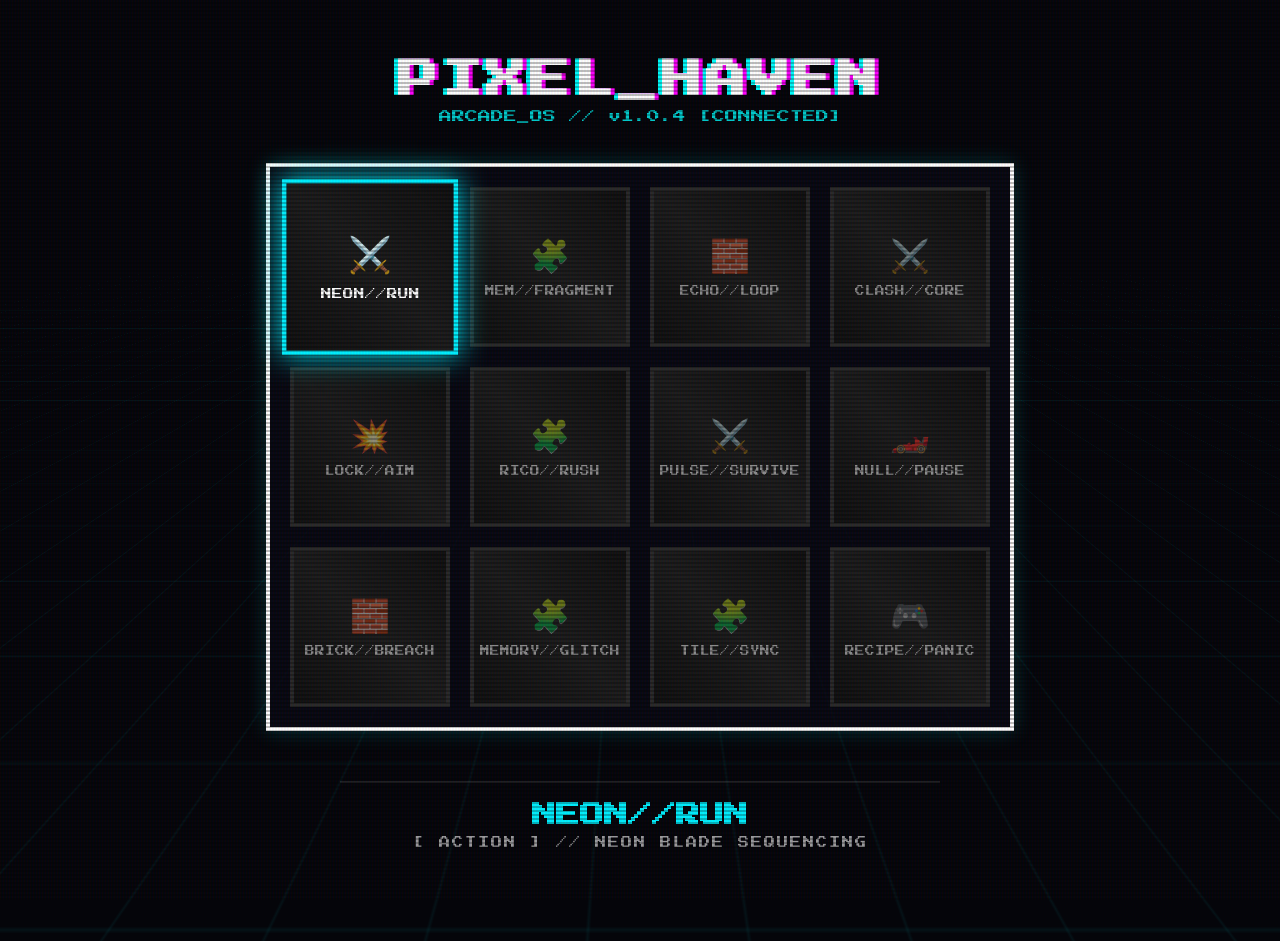
<file: index.html>
<!DOCTYPE html>
<html lang="en">
<head>
    <meta charset="UTF-8">
    <meta name="viewport" content="width=device-width, initial-scale=1.0, maximum-scale=1.0, user-scalable=no, viewport-fit=cover">
    <title>PIXEL_HAVEN // ARCADE_OS</title>
    <meta name="description" content="A high-performance, retro-arcade browser hub with pixel visual effects.">
    
    <!-- STYLING -->
    <link rel="icon" type="image/png" sizes="16x16" href="assets/images/icons8-pixel-star-16.png">
    <link rel="stylesheet" href="styles/main.css">
</head>
<body>

    <!-- CRT EFFECTS OVERLAY -->
    <div class="scanlines"></div>
    <div class="crt-flicker"></div>
    
    <!-- DYNAMIC BACKGROUND GRID -->
    <div class="background-grid"></div>

    <!-- MAIN ARCADE HUB -->
    <main class="arcade-container">
        
        <header class="main-header" id="system-header">
            <h1>PIXEL_HAVEN</h1>
            <div class="sub-header">ARCADE_OS // v1.0.4 [CONNECTED]</div>
        </header>

        <!-- GRID SELECTOR MOUNT -->
        <div id="game-grid-container" class="selector-grid">
            <!-- Dynamically Rendered via selector.js -->
        </div>

        <!-- GAME DETAIL PANEL -->
        <section class="game-details" id="game-details-panel">
            <h2 class="details-name">SYSTEM LOADED</h2>
            <p class="details-desc">SELECT A GAME TO BEGIN TRANSMISSION</p>
        </section>

        <div class="mobile-swipe-hint">
            [ SWIPE TO NAVIGATE // TAP TO SELECT ]
        </div>

    </main>

    <!-- MAIN LOGIC BOOTSTRAP -->
    <script type="module" src="src/main.js"></script>

</body>
</html>
</file>
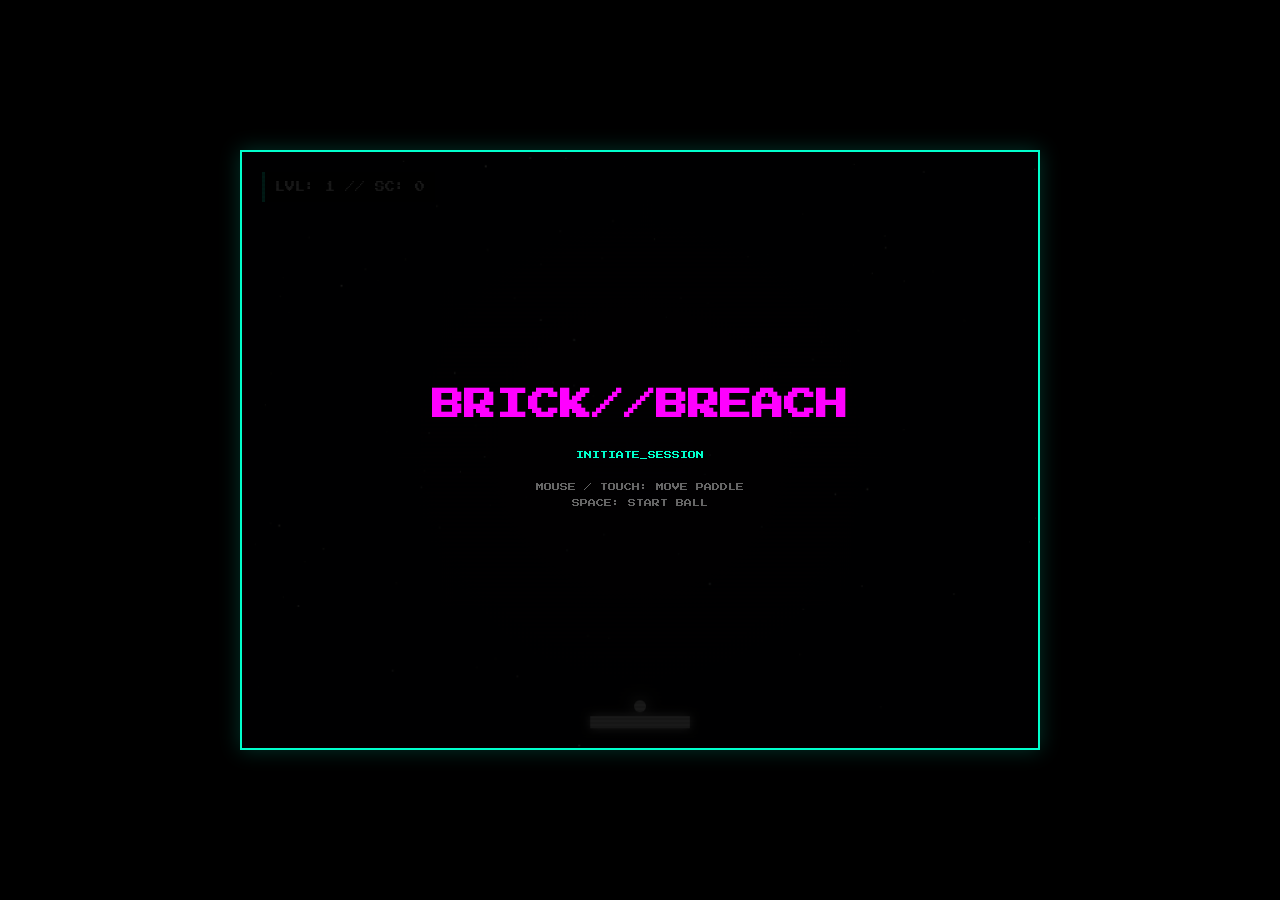
<file: games/BRICK_BREACH/index.html>
<!DOCTYPE html>
<html lang="en">

<head>
    <meta charset="UTF-8">
    <meta name="viewport" content="width=device-width, initial-scale=1.0, maximum-scale=1.0, user-scalable=no">
    <title>BRICK//BREACH</title>
    <link rel="icon" type="image/png" sizes="16x16" href="../../assets/images/icons8-pixel-star-16.png">
    <link rel="stylesheet" href="style.css">
    <link href="https://fonts.googleapis.com/css2?family=Press+Start+2P&display=swap" rel="stylesheet">

</head>

<body>
    <div id="game-container">
        <!-- CRT EFFECTS -->
        <div class="scanlines"></div>
        <div id="fx-overlay"></div>

        <!-- HUD -->
        <div id="hud">
            <div class="hud-top">
                <div class="hud-item">LVL: <span id="level-val">1</span> // SC: <span id="score-val">0</span></div>
                <div id="modifier-hud" class="hud-item hidden">MOD: <span id="mod-type">NONE</span> <span
                        id="mod-timer">0.0s</span></div>
            </div>
        </div>

        <!-- OVERLAYS -->
        <div id="menu-screen" class="overlay active">
            <div class="content">
                <h1 class="glitch" data-text="BRICK//BREACH">BRICK//BREACH</h1>
                <p class="blink">INITIATE_SESSION</p>
                <div class="controls-hint">
                    MOUSE / TOUCH: MOVE PADDLE<br>
                    SPACE: START BALL
                </div>
                <button id="start-btn" class="ghost-btn"></button>
            </div>
        </div>

        <div id="game-over-screen" class="overlay">
            <div class="content">
                <h2 class="death-msg">BREACH_FAILED</h2>
                <p>FINAL_SCORE: <span id="final-score">0</span></p>
                <button id="restart-btn" class="retry-btn">REBOOT_SYSTEM</button>
            </div>
        </div>

        <div id="win-screen" class="overlay">
            <div class="content">
                <h2 class="win-msg">SECTOR_CLEARED</h2>
                <p>PROCEED TO NEXT SECTOR?</p>
                <button id="next-btn" class="retry-btn">INITIATE_NEXT</button>
            </div>
        </div>

        <!-- VIEWPORT -->
        <div id="game-viewport">
            <canvas id="gameCanvas"></canvas>
        </div>
    </div>

    <!-- Landscape Lock (v4.4) -->
    <div id="landscape-lock">
        <div class="rotate-icon">🔄</div>
        <div class="lock-text">RE-ORIENT_SYSTEM</div>
        <div class="lock-sub">LANDSCAPE_MODE_REQUIRED</div>
    </div>

    <script src="game.js"></script>
<script src="../../core/arcade_bridge.js"></script>
</body>

</html>
</file>
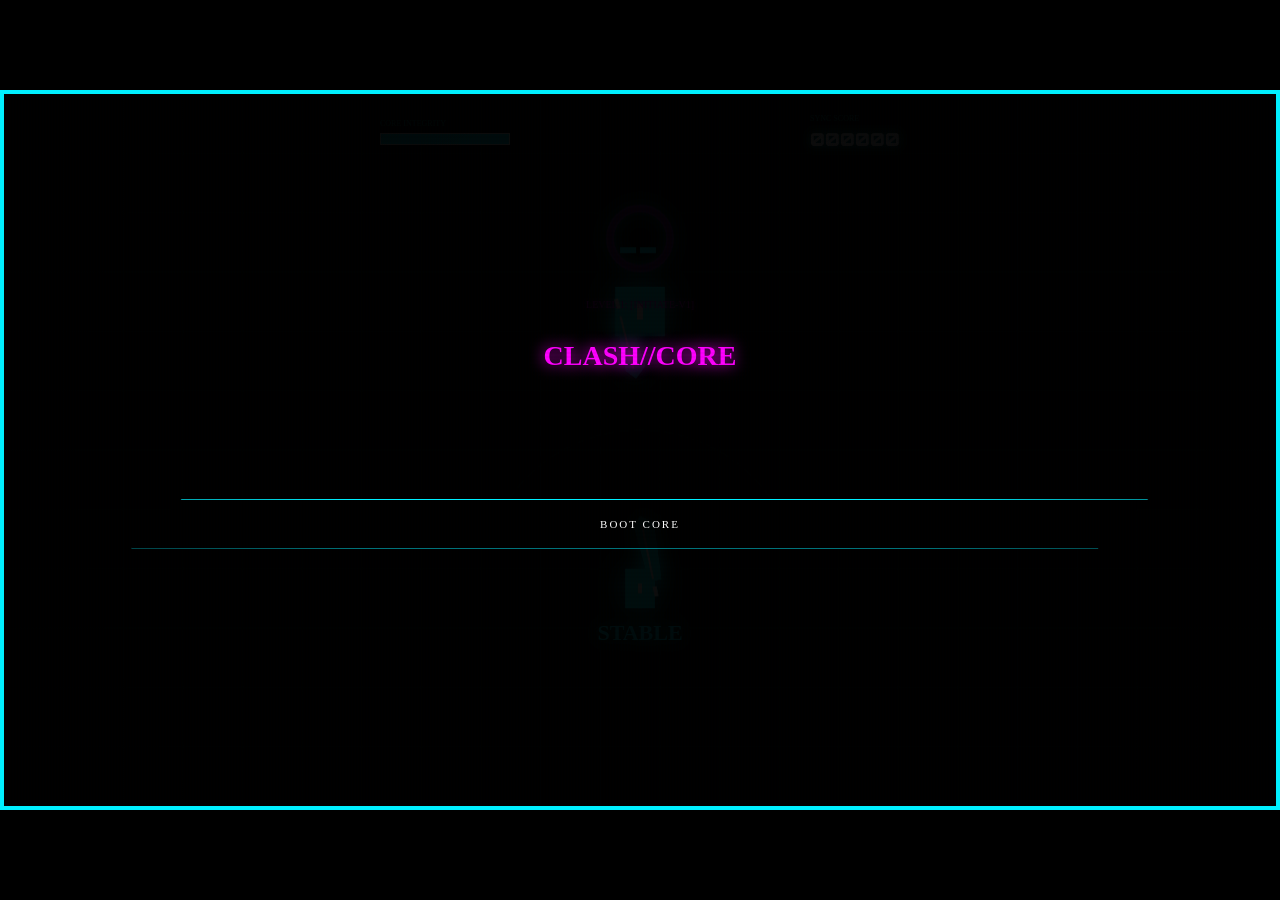
<file: games/CLASH_CORE/index.html>
<!DOCTYPE html>
<html lang="en">

<head>
    <meta charset="UTF-8">
    <meta name="viewport" content="width=device-width, initial-scale=1, maximum-scale=1, user-scalable=no, viewport-fit=cover">
    <title>CLASH//CORE</title>
    <link rel="icon" type="image/png" sizes="16x16" href="../../assets/images/icons8-pixel-star-16.png">
    <link rel="stylesheet" href="styles.css">
    <link href="https://fonts.googleapis.com/css2?family=Orbitron:wght@400;700;900&family=Press+Start+2P&display=swap"
        rel="stylesheet">
</head>

<body>
    <div class="game-wrapper">
        <div class="game-container" id="gameContainer">
            <div id="clash-terminal">
                <!-- CRT EFFECTS -->
                <div class="scanlines"></div>
                <div class="vignette"></div>

                <div id="game-viewport">
                    <!-- CANVAS FOR COMBAT -->
                    <canvas id="gameCanvas"></canvas>

                    <!-- HUD: TOP SECTION -->
                    <div id="hud">
                        <div class="hud-top">
                            <div class="hud-item meter-box">
                                <div class="meter-label">CORE INTEGRITY</div>
                                <div class="meter-bg hp-bar-bg">
                                    <div id="hp-bar" style="width: 100%;"></div>
                                </div>
                            </div>
                            <div class="hud-item score-box">
                                <div class="meter-label">SYNC SCORE</div>
                                <div id="score-val">000000</div>
                            </div>
                        </div>
                    </div>

                    <!-- ENEMY TIMING INDICATOR -->
                    <div id="timing-indicator">
                        <div class="ring-container">
                            <svg width="80" height="80" viewBox="0 0 80 80">
                                <circle class="ring-bg" cx="40" cy="40" r="30"></circle>
                                <circle id="pulse-ring" cx="40" cy="40" r="30"></circle>
                                <circle id="perfect-clash-window" class="perfect-window" cx="40" cy="40" r="30"></circle>
                            </svg>
                            <div id="clash-prompt">SYNC</div>
                        </div>
                        <div class="timer-label" id="enemy-name">INITIATING...</div>
                    </div>

                    <!-- FEEDBACK -->
                    <div id="feedback-area">
                        <div id="range-indicator">OUT OF RANGE</div>
                        <div id="combat-log">STABLE</div>
                    </div>
                </div>

                <!-- START SCREEN -->
                <div id="start-screen" class="overlay active">
                    <div class="content">
                        <h1 class="glitch" data-text="CLASH//CORE">CLASH//CORE</h1>
                        <p>ONLY PERFECT CLASHES DEAL DAMAGE.<br>WAIT FOR THE SYNC PULSE.<br>TIME YOUR STRIKE PRECISELY.</p>
                        <div class="controls-hint">
                            PC: SPACE or CLICK to CLASH<br>
                            MOBILE: TAP to CLASH
                        </div>
                        <button id="start-btn">BOOT CORE</button>
                    </div>
                </div>

                <!-- PAUSE SCREEN -->
                <div id="pause-screen" class="overlay">
                    <div class="content">
                        <h2>SYSTEM PAUSED</h2>
                        <button id="resume-btn">RESUME</button>
                        <button id="restart-btn">REBOOT</button>
                        <button class="exit-btn">EXIT HUB</button>
                    </div>
                </div>

                <!-- GAME OVER SCREEN -->
                <div id="game-over-screen" class="overlay">
                    <div class="content">
                        <h2 id="death-msg">CORE BREACHED</h2>
                        <p>FINAL SYNC: <span id="final-score">000000</span></p>
                        <button id="retry-btn">RE-LINK</button>
                        <button class="exit-btn">EXIT HUB</button>
                    </div>
                </div>
            </div>
        </div>
    </div>

    <script type="module" src="game.js"></script>
<script src="../../core/arcade_bridge.js"></script>
</body>

</html>
</file>
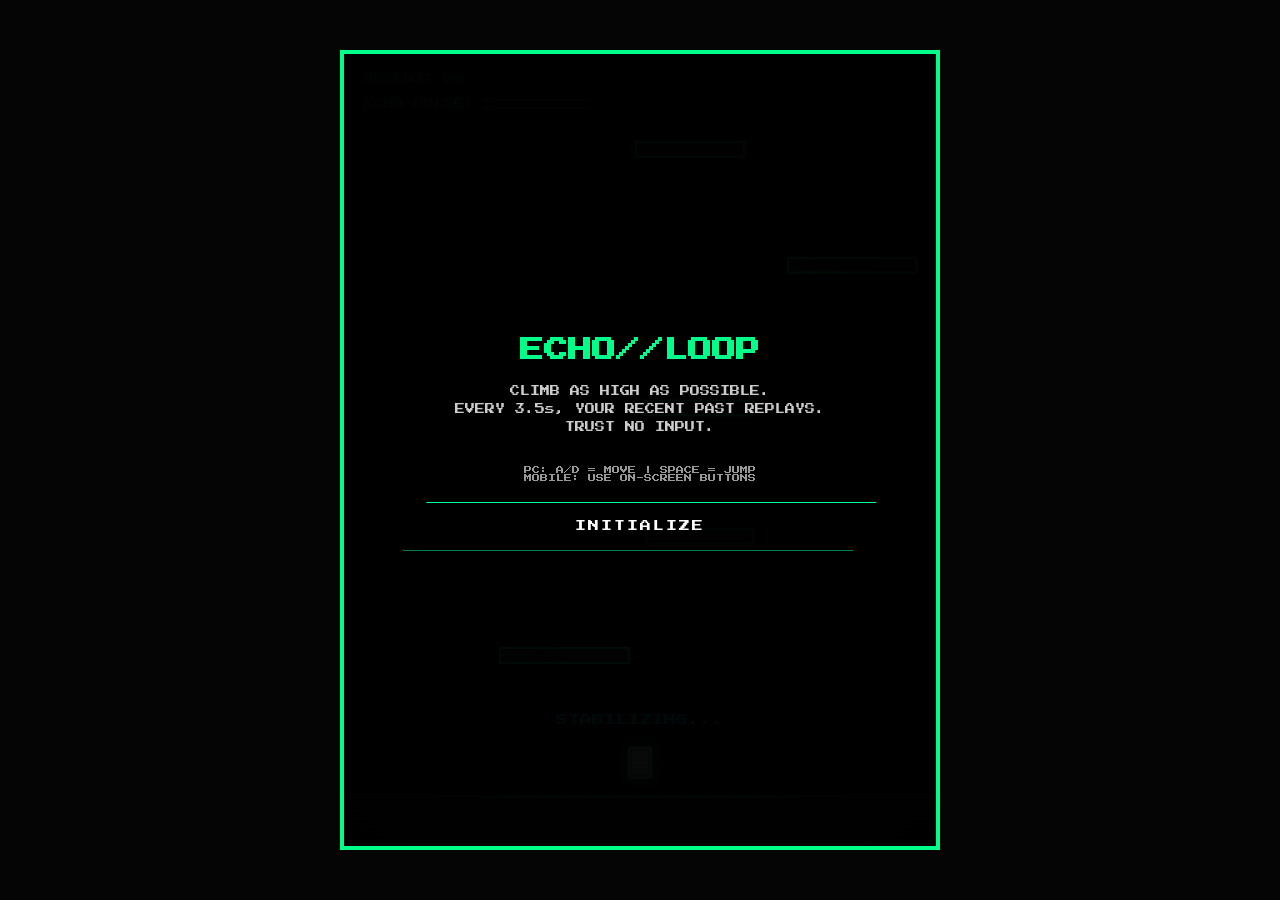
<file: games/ECHO_RUN/index.html>
<!DOCTYPE html>
<html lang="en">

<head>
    <meta charset="UTF-8">
    <meta name="viewport"
        content="width=device-width, initial-scale=1.0, maximum-scale=1.0, user-scalable=no, viewport-fit=cover">
    <title>ECHO//LOOP</title>
    <link rel="stylesheet" href="styles.css">
    <link href="https://fonts.googleapis.com/css2?family=Press+Start+2P&display=swap" rel="stylesheet">
    <link rel="icon" type="image/png" sizes="16x16" href="../../assets/images/icons8-pixel-star-16.png">
</head>

<body>
    <div id="game-container">
        <!-- CRT EFFECTS -->
        <div class="scanlines"></div>
        <div class="vignette"></div>

        <div id="game-viewport">
            <canvas id="gameCanvas"></canvas>

            <!-- HUD -->
            <div id="hud">
                <div class="hud-item">ASCENT: <span id="height-val">0</span>m</div>
                <div class="hud-item meter-box">
                    ECHO PULSE:
                    <div class="meter-bg">
                        <div id="pulse-bar"></div>
                    </div>
                </div>
            </div>

            <!-- MESSAGES -->
            <div id="status-msg">STABILIZING...</div>
        </div>

        <!-- START SCREEN -->
        <div id="start-screen" class="overlay active">
            <div class="content">
                <h1 class="glitch" data-text="ECHO//LOOP">ECHO//LOOP</h1>
                <p>CLIMB AS HIGH AS POSSIBLE.<br>EVERY 3.5s, YOUR RECENT PAST REPLAYS.<br>TRUST NO INPUT.</p>
                <div class="controls-hint">
                    PC: A/D = MOVE | SPACE = JUMP<br>
                    MOBILE: USE ON-SCREEN BUTTONS
                </div>
                <button id="start-btn">INITIALIZE</button>
            </div>
        </div>

        <!-- PAUSE SCREEN -->
        <div id="pause-screen" class="overlay">
            <div class="content">
                <h2>SYSTEM PAUSED</h2>
                <button id="resume-btn">RESUME</button>
                <button id="restart-btn">REBOOT</button>
                <button class="exit-btn">EXIT TO HUB</button>
            </div>
        </div>

        <!-- GAME OVER SCREEN -->
        <div id="game-over-screen" class="overlay">
            <div class="content">
                <h2 class="death-msg">SYNC LOST</h2>
                <p>HEIGHT REACHED: <span id="final-height">0</span>m</p>
                <button id="retry-btn">RE-LINK</button>
                <button class="exit-btn">EXIT TO HUB</button>
            </div>
        </div>

        <!-- MOBILE CONTROLS -->
        <div id="mobile-controls">
            <div class="left-group">
                <button id="btn-left">←</button>
                <button id="btn-right">→</button>
            </div>
            <button id="btn-jump">JUMP</button>
        </div>
    </div>

    <script type="module" src="game.js"></script>
<script src="../../core/arcade_bridge.js"></script>
</body>

</html>
</file>
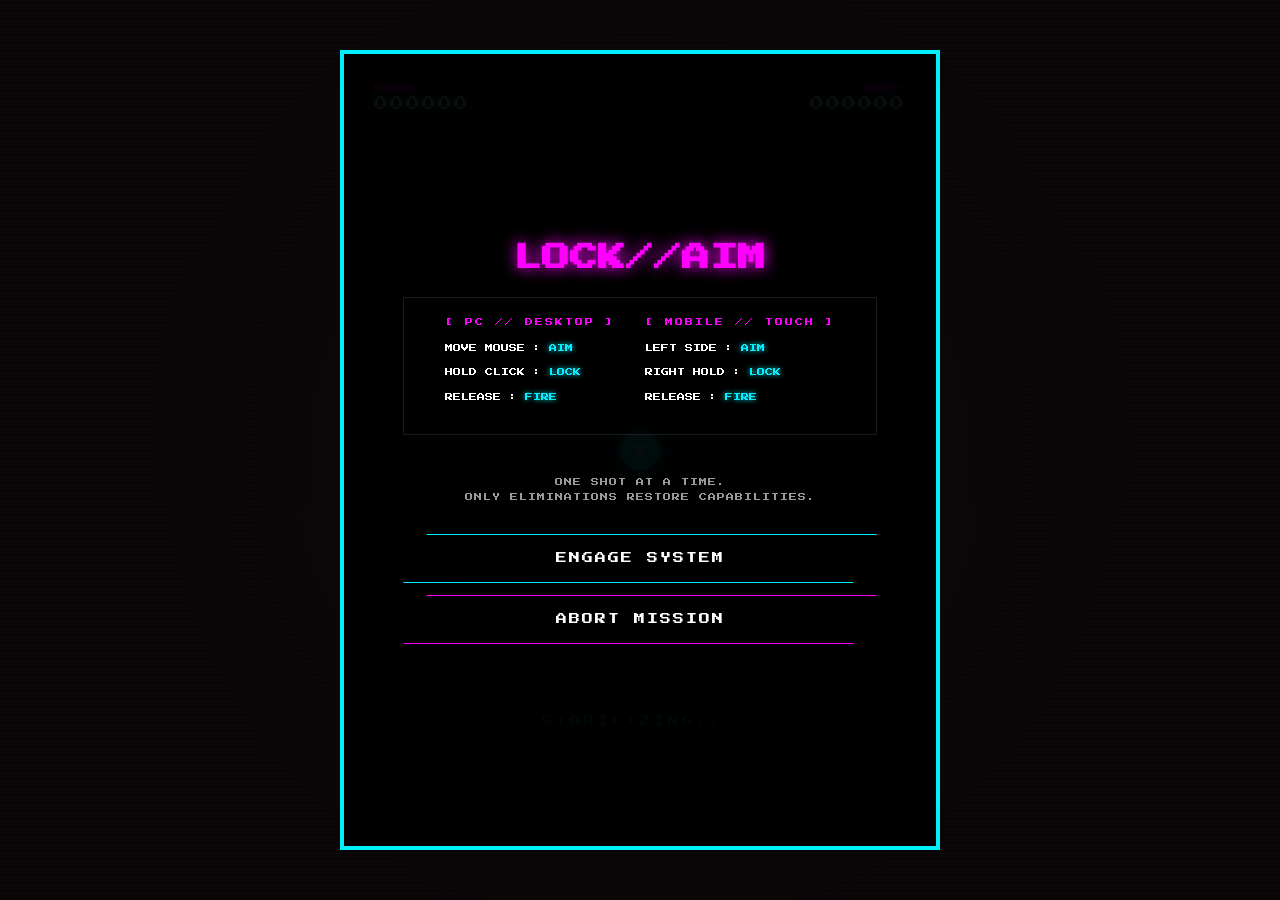
<file: games/LOCK_AIM/index.html>
<!DOCTYPE html>
<html lang="en">
<head>
    <meta charset="UTF-8">
    <meta name="viewport" content="width=device-width, initial-scale=1.0, maximum-scale=1.0, user-scalable=no, viewport-fit=cover">
    <title>LOCK // AIM - PIXEL_HAVEN</title>
    <link rel="icon" type="image/png" sizes="16x16" href="../../assets/images/icons8-pixel-star-16.png">
    <link rel="stylesheet" href="style.css">
    <link href="https://fonts.googleapis.com/css2?family=Press+Start+2P&display=swap" rel="stylesheet">
</head>
<body>

    <div id="game-container">
        <!-- CRT EFFECTS -->
        <div class="scanlines"></div>
        <div class="vignette"></div>
        
        <div id="game-viewport">
            <canvas id="gameCanvas"></canvas>
            
            <!-- HUD -->
            <div id="hud">
                <div class="hud-item">
                    <span class="label">SCORE:</span>
                    <span id="score-val">000000</span>
                </div>
                <div class="hud-item secondary">
                    <span class="label">BEST:</span>
                    <span id="best-val">000000</span>
                </div>
            </div>

            <!-- STATUS MESSAGE -->
            <div id="status-msg">STABILIZING...</div>

            <!-- INPUT FEEDBACK (LOCK INDICATOR) -->
            <div id="lock-indicator" class="hidden">LOCKED</div>
        </div>

        <!-- OVERLAYS -->
        <div id="start-screen" class="overlay active">
            <div class="content">
                <h1 class="glitch" data-text="LOCK//AIM">LOCK//AIM</h1>
                
                <!-- PLATFORM CONTROLS -->
                <div class="controls-guide">
                    <div class="control-scheme">
                        <span class="scheme-title">[ PC // DESKTOP ]</span>
                        <p>MOVE MOUSE : <span class="highlight">AIM</span></p>
                        <p>HOLD CLICK : <span class="highlight">LOCK</span></p>
                        <p>RELEASE : <span class="highlight">FIRE</span></p>
                    </div>
                    
                    <div class="control-scheme">
                        <span class="scheme-title">[ MOBILE // TOUCH ]</span>
                        <p>LEFT SIDE : <span class="highlight">AIM</span></p>
                        <p>RIGHT HOLD : <span class="highlight">LOCK</span></p>
                        <p>RELEASE : <span class="highlight">FIRE</span></p>
                    </div>
                </div>

                <p class="mission-brief">
                    ONE SHOT AT A TIME.<br>
                    ONLY ELIMINATIONS RESTORE CAPABILITIES.
                </p>

                <button id="start-btn">ENGAGE SYSTEM</button>
                <button class="exit-btn">ABORT MISSION</button>
            </div>
        </div>

        <div id="game-over-screen" class="overlay">
            <div class="content">
                <h1 class="glitch" data-text="CORE BROKEN">CORE BROKEN</h1>
                <p>TRANSMISSION TERMINATED.</p>
                <div class="final-stats">
                    FINAL SCORE: <span id="final-score">000000</span>
                </div>
                <button id="retry-btn">REBOOT SYSTEM</button>
                <button class="exit-btn">EXIT TO HUB</button>
            </div>
        </div>

        <div id="pause-screen" class="overlay">
            <div class="content">
                <h1>PAUSED</h1>
                <button id="resume-btn">RESUME</button>
                <button id="restart-btn">RESTART</button>
                <button class="exit-btn">EXIT</button>
            </div>
        </div>
    </div>

    <!-- GAME LOGIC -->
    <script type="module" src="game.js"></script>
<script src="../../core/arcade_bridge.js"></script>
</body>
</html>
</file>
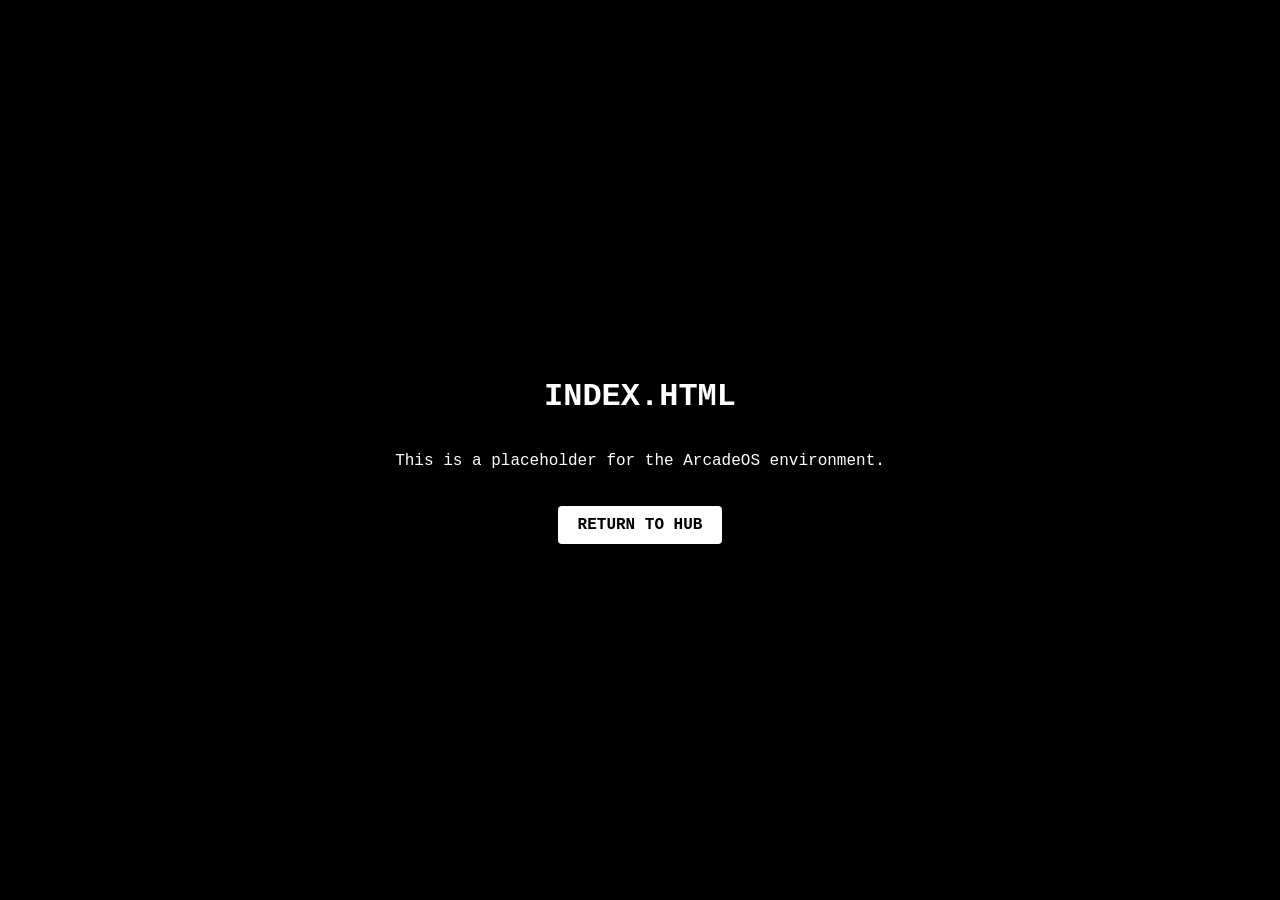
<file: games/LOOP_KNIGHT/index.html>
<!DOCTYPE html>
<html lang="en">
<head>
    <meta charset="UTF-8">
    <meta name="viewport" content="width=device-width, initial-scale=1.0">
    <title>PIXEL_HAVEN // GAME SANDBOX</title>
    <link rel="icon" type="image/png" sizes="16x16" href="../../assets/images/icons8-pixel-star-16.png">
    <style>
        body {
            background: #000;
            color: #fff;
            display: flex;
            flex-direction: column;
            justify-content: center;
            align-items: center;
            height: 100vh;
            margin: 0;
            font-family: 'Courier New', Courier, monospace;
            text-align: center;
        }
        .btn-back {
            margin-top: 20px;
            padding: 10px 20px;
            background: #fff;
            color: #000;
            text-decoration: none;
            font-weight: bold;
            border-radius: 4px;
        }
    </style>
</head>
<body>
    <h1 id="game-title">GAME_SANDBOX_LOADED</h1>
    <p>This is a placeholder for the ArcadeOS environment.</p>
    <a href="../../index.html" class="btn-back">RETURN TO HUB</a>

    <script>
        const urlParams = new URL(window.location.href);
        const title = urlParams.pathname.split('/').filter(x => x).pop();
        if(title) {
            document.getElementById('game-title').textContent = title.toUpperCase().replace('-', '//');
        }
    </script>
<script src="../../core/arcade_bridge.js"></script>
</body>
</html>
</file>
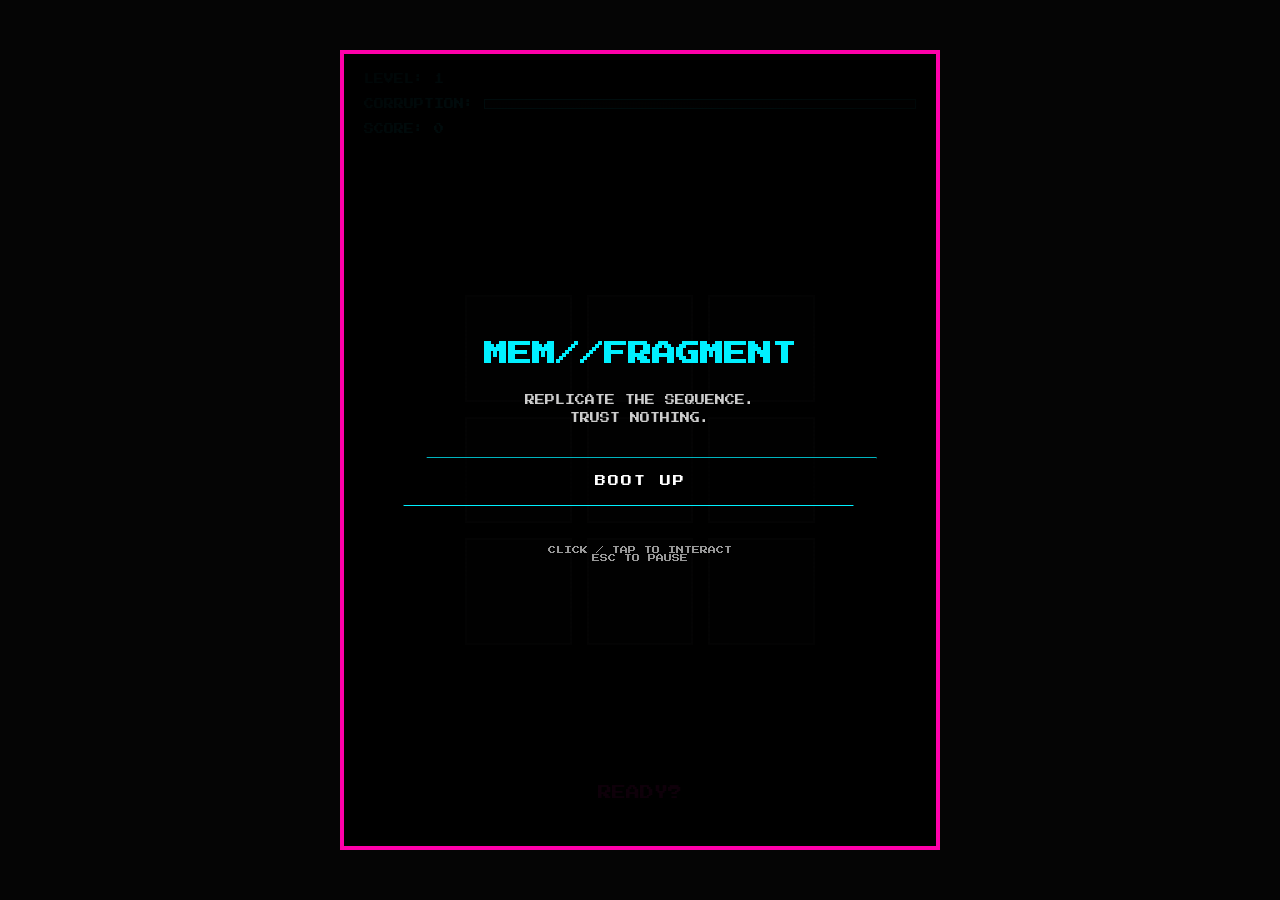
<file: games/MEM_FRAGMENT/index.html>
<!DOCTYPE html>
<html lang="en">
<head>
    <meta charset="UTF-8">
    <meta name="viewport" content="width=device-width, initial-scale=1.0, maximum-scale=1.0, user-scalable=no, viewport-fit=cover">
    <title>MEM//FRAGMENT</title>
    <link rel="icon" type="image/png" sizes="16x16" href="../../assets/images/icons8-pixel-star-16.png">
    <link rel="stylesheet" href="styles.css">
    <link href="https://fonts.googleapis.com/css2?family=Press+Start+2P&display=swap" rel="stylesheet">
</head>
<body>
    <div id="game-container">
        <!-- CRT EFFECTS -->
        <div class="scanlines"></div>
        <div class="vignette"></div>

        <div id="game-viewport">
            <!-- HUD -->
            <div id="hud">
                <div class="hud-item">LEVEL: <span id="level-val">1</span></div>
                <div class="hud-item meter-box">
                    CORRUPTION: 
                    <div class="meter-bg">
                        <div id="corruption-bar"></div>
                    </div>
                </div>
                <div class="hud-item">SCORE: <span id="score-val">0</span></div>
            </div>

            <!-- GAME GRID -->
            <div id="grid-container">
                <div id="grid"></div>
            </div>

            <!-- MESSAGES -->
            <div id="status-msg">READY?</div>
        </div>

        <!-- START SCREEN -->
        <div id="start-screen" class="overlay active">
            <div class="content">
                <h1 class="glitch" data-text="MEM//FRAGMENT">MEM//FRAGMENT</h1>
                <p>REPLICATE THE SEQUENCE.<br>TRUST NOTHING.</p>
                <button id="start-btn">BOOT UP</button>
                <div class="controls-hint">
                    CLICK / TAP TO INTERACT<br>
                    ESC TO PAUSE
                </div>
            </div>
        </div>

        <!-- PAUSE SCREEN -->
        <div id="pause-screen" class="overlay">
            <div class="content">
                <h2>SYSTEM PAUSED</h2>
                <button id="resume-btn">RESUME</button>
                <button id="restart-btn">REBOOT</button>
                <button class="exit-btn">EXIT TO HUB</button>
            </div>
        </div>

        <!-- GAME OVER SCREEN -->
        <div id="game-over-screen" class="overlay">
            <div class="content">
                <h2 class="death-msg">MEMORY FAILURE</h2>
                <p>SCORE: <span id="final-score">0</span></p>
                <p>CORRUPTION REACHED: <span id="final-corruption">0</span>%</p>
                <button id="retry-btn">RE-LINK</button>
                <button class="exit-btn">EXIT TO HUB</button>
            </div>
        </div>
    </div>

    <script type="module" src="game.js"></script>
<script src="../../core/arcade_bridge.js"></script>
</body>
</html>
</file>
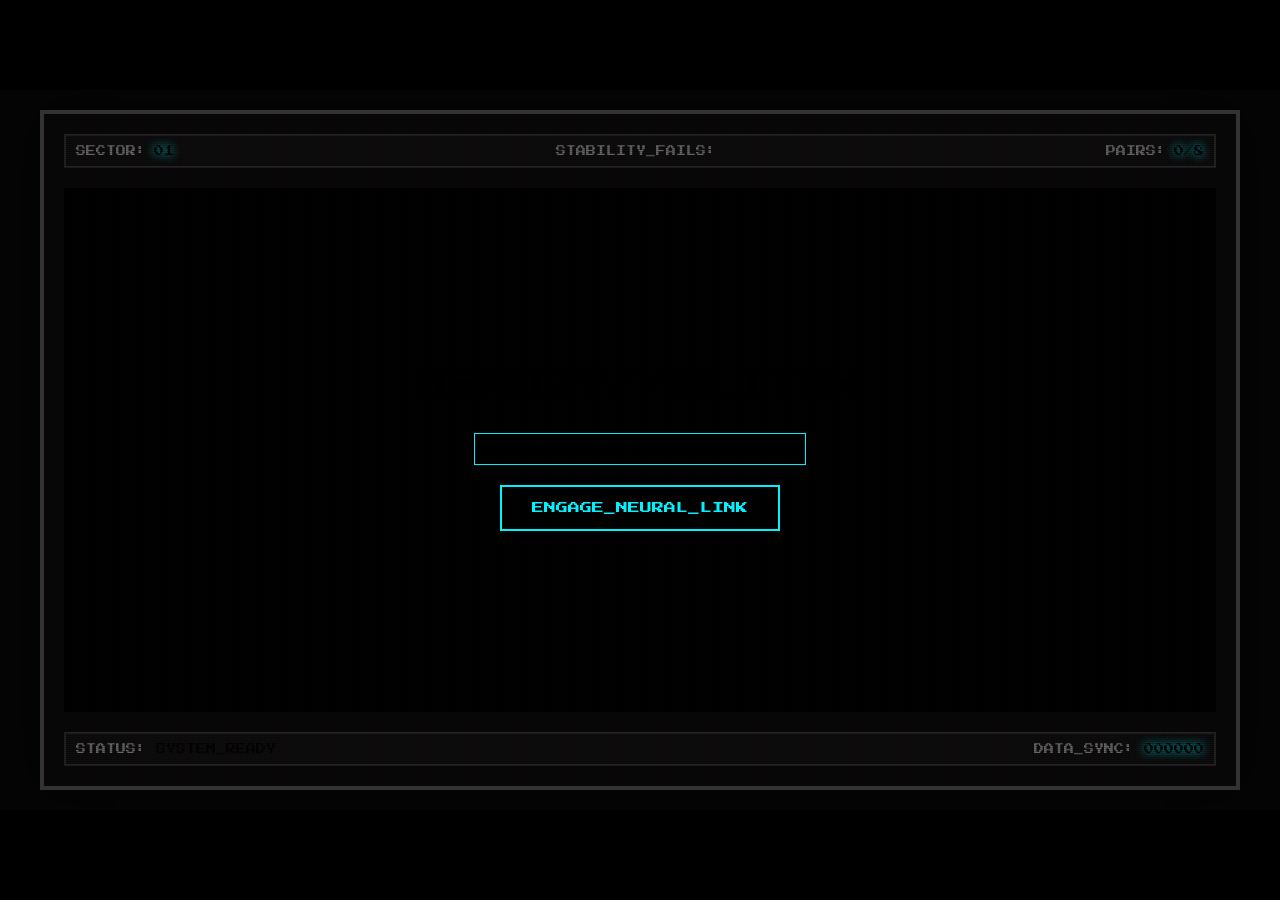
<file: games/MEMORY_GLITCH/index.html>
<!DOCTYPE html>
<html lang="en">
<head>
    <meta charset="UTF-8">
    <meta name="viewport" content="width=device-width, initial-scale=1, maximum-scale=1, user-scalable=no, viewport-fit=cover">
    <title>MEMORY//GLITCH // ARCADE_OS</title>
    <link rel="icon" type="image/png" sizes="16x16" href="../../assets/images/icons8-pixel-star-16.png">
    <link rel="stylesheet" href="style.css">
    <link href="https://fonts.googleapis.com/css2?family=Press+Start+2P&family=Outfit:wght@300;700&display=swap" rel="stylesheet">
</head>
<body>
    <div class="game-wrapper">
        <div class="game-container" id="gameContainer">
            <div id="arcade-terminal">
                <div class="scanlines"></div>
                <div class="vignette"></div>

                <!-- HUD: TOP -->
                <div id="hud-top">
                    <div class="hud-item">
                        <span class="label">SECTOR:</span>
                        <span id="level-val" class="value">01</span>
                    </div>
                    <div class="hud-item">
                        <span class="label">STABILITY_FAILS:</span>
                        <div id="fail-meter">
                            <!-- Dynamic bars -->
                        </div>
                    </div>
                    <div class="hud-item">
                        <span class="label">PAIRS:</span>
                        <span id="pairs-val" class="value">0/8</span>
                    </div>
                </div>

                <!-- VIEWPORT -->
                <div id="game-viewport">
                    <div id="memory-grid"></div>

                    <!-- SCREENS -->
                    <div id="menu-screen" class="overlay active">
                        <div class="glitch-title" data-text="MEMORY//GLITCH">MEMORY//GLITCH</div>
                        <div class="status-box">SYSTEM_INIT // DEC_MODE_ENGAGED</div>
                        <button id="start-btn">ENGAGE_NEURAL_LINK</button>
                    </div>

                    <div id="result-screen" class="overlay">
                        <h2 id="result-title">SECTOR_CLEARED</h2>
                        <div class="stat-line">NEURAL_STABILITY: <span id="final-stability">98%</span></div>
                        <button id="next-btn" class="hidden">CONTINUE_LINK</button>
                        <button id="restart-btn" class="hidden">REBOOT_SYSTEM</button>
                    </div>
                </div>

                <!-- HUD: BOTTOM -->
                <div id="hud-bottom">
                    <div class="status-line">
                        <span class="label">STATUS:</span>
                        <span id="status-msg">SYSTEM_READY</span>
                    </div>
                    <div id="score-val-container" class="score-box">
                        <span class="label">DATA_SYNC:</span>
                        <span id="score-val" class="value">000000</span>
                    </div>
                </div>
            </div>

            <!-- Powerup Notification -->
            <div id="powerup-alert"></div>
        </div>
    </div>

    <script src="game.js"></script>
<script src="../../core/arcade_bridge.js"></script>
</body>
</html>
</file>
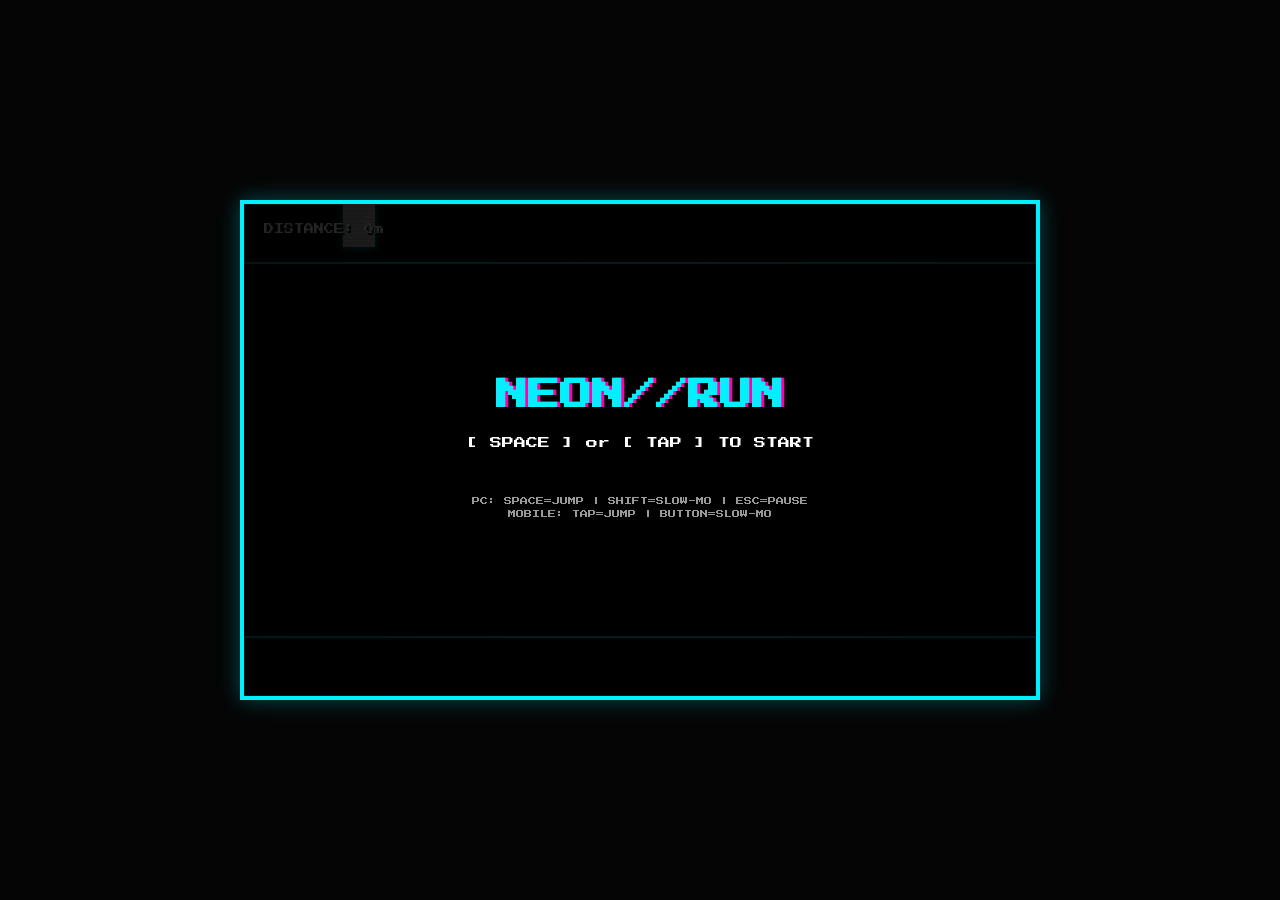
<file: games/NEON_RUN/index.html>
<!DOCTYPE html>
<html lang="en">
<head>
    <meta charset="UTF-8">
    <meta name="viewport" content="width=device-width, initial-scale=1.0, maximum-scale=1.0, user-scalable=no, viewport-fit=cover">
    <title>NEON//RUN</title>
    <link rel="icon" type="image/png" sizes="16x16" href="../../assets/images/icons8-pixel-star-16.png">
    <link rel="stylesheet" href="styles.css">
    <link href="https://fonts.googleapis.com/css2?family=Press+Start+2P&display=swap" rel="stylesheet">
</head>
<body>
    <div id="game-container">
        <!-- CRT EFFECTS -->
        <div class="scanlines"></div>

        <!-- ORIENTATION OVERLAY -->
        <div id="orientation-overlay">
            <div class="rotate-icon">🔄</div>
            <p>ROTATE DEVICE</p>
            <span class="sub-text">LANDSCAPE MODE REQUIRED</span>
        </div>
        
        <div id="game-viewport">
            <!-- CANVAS MOUNT -->
            <canvas id="gameCanvas"></canvas>
        </div>

        <!-- HUD -->
        <div id="hud">
            <div class="score-box">DISTANCE: <span id="score">0</span>m</div>
            <div id="event-indicator">TIME ANOMALY</div>
            <div id="slow-mo-indicator">SLOW-MO: OFF</div>
        </div>

        <!-- START SCREEN -->
        <div id="start-screen" class="overlay active">
            <div class="content">
                <h1 class="glitch" data-text="NEON//RUN">NEON//RUN</h1>
                <p>[ SPACE ] or [ TAP ] TO START</p>
                <div class="controls-hint">
                    PC: SPACE=JUMP | SHIFT=SLOW-MO | ESC=PAUSE<br>
                    MOBILE: TAP=JUMP | BUTTON=SLOW-MO
                </div>
            </div>
        </div>

        <!-- PAUSE SCREEN -->
        <div id="pause-screen" class="overlay">
            <div class="content">
                <h2>SYSTEM PAUSED</h2>
                <button id="resume-btn">RESUME</button>
                <button id="restart-btn">RESTART</button>
                <button id="exit-btn">EXIT TO HUB</button>
            </div>
        </div>

        <!-- GAME OVER SCREEN -->
        <div id="game-over-screen" class="overlay">
            <div class="content">
                <h2 class="death-msg">LINK SEVERED</h2>
                <p>FINAL DISTANCE: <span id="final-score">0</span>m</p>
                <button id="retry-btn">RE-LINK [R]</button>
                <button class="exit-btn">EXIT TO HUB</button>
            </div>
        </div>

        <!-- MOBILE CONTROLS -->
        <div id="mobile-controls">
            <button id="slow-mo-btn">SLOW</button>
        </div>
    </div>

    <script type="module" src="game.js"></script>
<script src="../../core/arcade_bridge.js"></script>
</body>
</html>
</file>
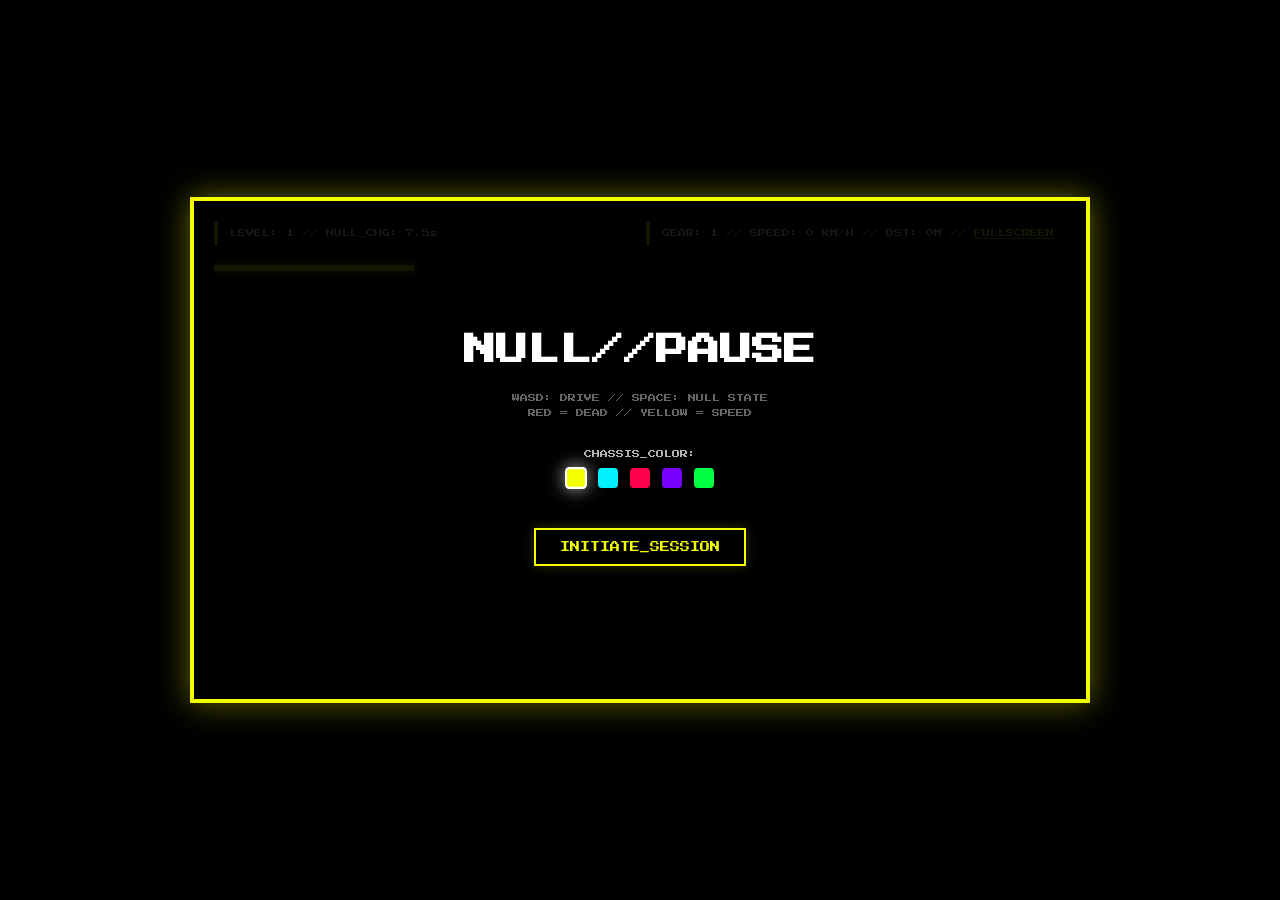
<file: games/NULL_PAUSE/index.html>
<!DOCTYPE html>
<html lang="en">
<head>
    <meta charset="UTF-8">
    <meta name="viewport" content="width=device-width, initial-scale=1.0, maximum-scale=1.0, user-scalable=no">
    <title>NULL//PAUSE</title>
    <link rel="icon" type="image/png" sizes="16x16" href="../../assets/images/icons8-pixel-star-16.png">
    <link rel="stylesheet" href="style.css">
    <link href="https://fonts.googleapis.com/css2?family=Press+Start+2P&display=swap" rel="stylesheet">
</head>
<body>
    <div id="game-container">
        <!-- ORIENTATION OVERLAY -->
        <div id="orientation-overlay">
            <div class="rotate-icon">🔄</div>
            <p>ROTATE DEVICE</p>
            <span class="sub-text">LANDSCAPE MODE REQUIRED</span>
        </div>

        <!-- CRT EFFECTS -->
        <div class="scanlines"></div>
        <div id="null-overlay"></div>

        <!-- HUD -->
        <div id="hud">
            <div class="hud-top">
                <div class="hud-item">LEVEL: <span id="level-val">1</span> // NULL_CHG: <span id="null-timer">7.5s</span></div>
                <div class="hud-item hud-right">
                    GEAR: <span id="gear-val">1</span> // 
                    SPEED: <span id="speed-val">0</span> KM/H //
                    DST: <span id="dist-val">0</span>M //
                    <span id="fullscreen-btn" style="cursor: pointer; color: var(--yellow); text-decoration: underline;">FULLSCREEN</span>
                </div>
            </div>
            
            <div id="gauge-container">
                <div id="null-bar-bg">
                    <div id="null-bar-fill"></div>
                </div>
                <div id="cooldown-bar-bg" class="hidden">
                    <div id="cooldown-bar-fill"></div>
                    <span class="bar-label">COOLING...</span>
                </div>
            </div>
        </div>

        <!-- OVERLAYS -->
        <div id="menu-screen" class="overlay active">
            <div class="content">
                <h1 class="glitch" data-text="NULL//PAUSE">NULL//PAUSE</h1>
                <div class="controls-hint">
                    WASD: DRIVE // SPACE: NULL STATE<br>
                    RED = DEAD // YELLOW = SPEED
                </div>
                <div class="color-selection">
                    <p>CHASSIS_COLOR:</p>
                    <div class="color-options">
                        <div class="color-opt active" data-color="#f2ff00" style="background: #f2ff00;"></div>
                        <div class="color-opt" data-color="#00f0ff" style="background: #00f0ff;"></div>
                        <div class="color-opt" data-color="#ff004c" style="background: #ff004c;"></div>
                        <div class="color-opt" data-color="#7800ff" style="background: #7800ff;"></div>
                        <div class="color-opt" data-color="#00ff41" style="background: #00ff41;"></div>
                    </div>
                </div>
                <button id="start-btn" class="init-btn">INITIATE_SESSION</button>
            </div>
        </div>

        <div id="death-screen" class="overlay">
            <div class="content">
                <h2 class="death-msg">SYSTEM_CRASH</h2>
                <p>LEVEL ACHIEVED: <span id="final-score">1</span></p>
                <button id="restart-btn" class="retry-btn">REBOOT_SYSTEM</button>
            </div>
        </div>

        <div id="game-viewport">
            <canvas id="gameCanvas"></canvas>
            
            <!-- MOBILE CONTROLS -->
            <div id="mobile-controls">
                <!-- Left Joystick -->
                <div id="joystick-boundary">
                    <div id="joystick-ring">
                        <div id="joystick-nub"></div>
                    </div>
                </div>

                <!-- Right Buttons -->
                <div id="action-pads">
                    <div id="accel-btn" class="pad">ACCEL</div>
                    <div id="null-btn" class="pad">NULL</div>
                </div>
            </div>
        </div>
    </div>

    <script src="game.js"></script>
<script src="../../core/arcade_bridge.js"></script>
</body>
</html>
</file>
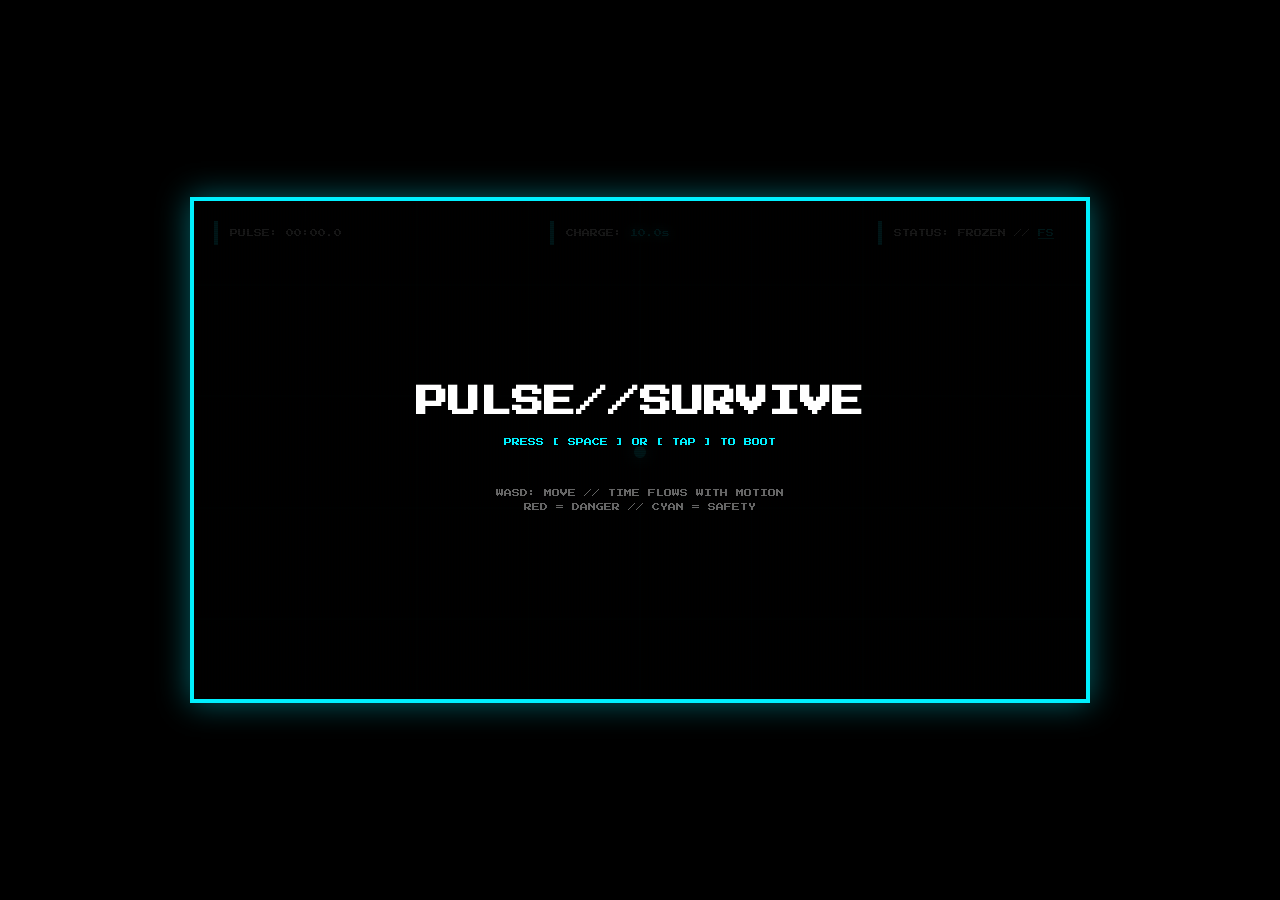
<file: games/PULSE_SURVIVE/index.html>
<!DOCTYPE html>
<html lang="en">
<head>
    <meta charset="UTF-8">
    <meta name="viewport" content="width=device-width, initial-scale=1.0, maximum-scale=1.0, user-scalable=no, viewport-fit=cover">
    <title>PULSE//SURVIVE</title>
    <link rel="icon" type="image/png" sizes="16x16" href="../../assets/images/icons8-pixel-star-16.png">
    <link rel="stylesheet" href="style.css">
    <link href="https://fonts.googleapis.com/css2?family=Press+Start+2P&display=swap" rel="stylesheet">
</head>
<body>
    <div id="game-container">
        <!-- ORIENTATION OVERLAY -->
        <div id="orientation-overlay">
            <div class="rotate-icon">🔄</div>
            <p>ROTATE DEVICE</p>
            <span class="sub-text">LANDSCAPE MODE REQUIRED</span>
        </div>
        
        <!-- CRT EFFECTS -->
        <div class="scanlines"></div>
        <div id="freeze-vignette"></div>

        <div id="game-viewport">
            <canvas id="gameCanvas"></canvas>
            
            <!-- MOBILE JOYSTICK -->
            <div id="joystick-container">
                <div id="joystick-ring">
                    <div id="joystick-nub"></div>
                </div>
            </div>
        </div>

        <!-- HUD -->
        <div id="hud">
            <div class="hud-item">PULSE: <span id="score-display">00:00.0</span></div>
            <div class="hud-item center-hud">CHARGE: <span id="pulse-countdown">10.0s</span></div>
            <div id="time-status" class="hud-item">
                STATUS: <span id="time-label">FROZEN</span> // 
                <span id="fullscreen-btn" style="cursor: pointer; color: #00f2ff; text-decoration: underline;">FS</span>
            </div>
        </div>

        <!-- OVERLAYS -->
        <div id="menu-screen" class="overlay active">
            <div class="content">
                <h1 class="glitch" data-text="PULSE//SURVIVE">PULSE//SURVIVE</h1>
                <p class="blink">PRESS [ SPACE ] OR [ TAP ] TO BOOT</p>
                <div class="controls-hint">
                    WASD: MOVE // TIME FLOWS WITH MOTION<br>
                    RED = DANGER // CYAN = SAFETY
                </div>
                <!-- Invisible button for overlay click -->
                <button id="start-btn" style="position:absolute; top:0; left:0; width:100%; height:100%; opacity:0; cursor:pointer;"></button>
            </div>
        </div>

        <div id="death-screen" class="overlay">
            <div class="content">
                <h2 class="death-msg">LINK SEVERED</h2>
                <p>FINAL PULSE: <span id="final-score">0.0S</span></p>
                <button id="restart-btn" class="retry-btn">REBOOT_SYSTEM</button>
            </div>
        </div>
    </div>

    <script src="game.js"></script>
<script src="../../core/arcade_bridge.js"></script>
</body>
</html>
</file>
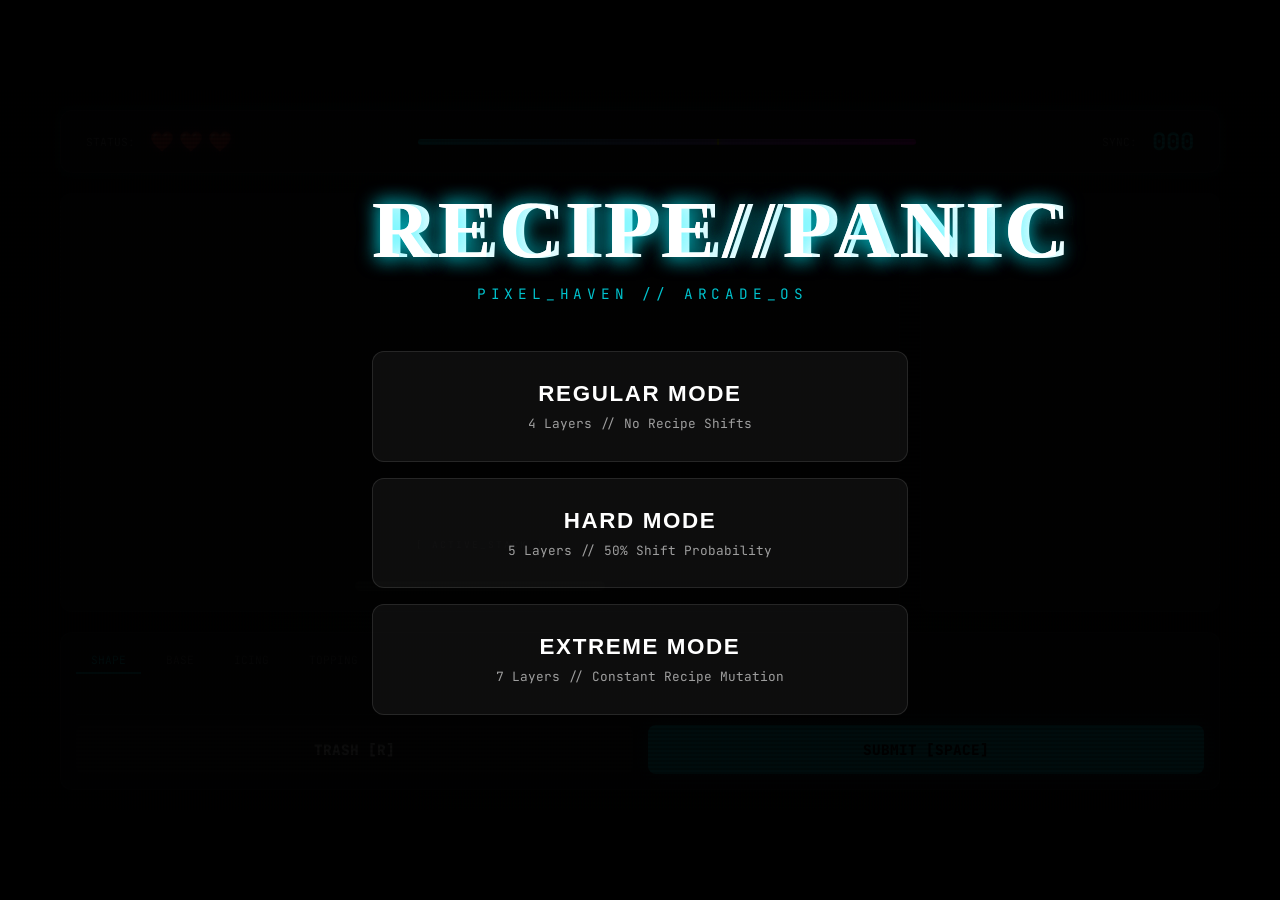
<file: games/RECIPE_PANIC/index.html>
<!DOCTYPE html>
<html lang="en">
<head>
    <meta charset="UTF-8">
    <meta name="viewport" content="width=device-width, initial-scale=1, maximum-scale=1, user-scalable=no, viewport-fit=cover">
    <title>RECIPE//PANIC - PIXEL_HAVEN ARCADE</title>
    <link rel="stylesheet" href="style.css">
    <link rel="preconnect" href="https://fonts.googleapis.com">
    <link rel="preconnect" href="https://fonts.gstatic.com" crossorigin>
    <link href="https://fonts.googleapis.com/css2?family=Outfit:wght@300;400;600;800&family=JetBrains+Mono:wght@400;700&display=swap" rel="stylesheet">
</head>
    <div class="portrait-warning">
        <h2 class="glitch-text" style="font-size: 2rem;">PLEASE ROTATE</h2>
        <p class="subtitle">LANDSCAPE MODE REQUIRED</p>
    </div>
    <div class="game-wrapper">
        <div class="game-container" id="gameContainer">
            <div id="app" class="app-container">
                <!-- CRT Screen Overlay -->
                <div class="scanlines"></div>
                <div class="crt-flicker" id="crt-flicker"></div>

                <!-- Landing Overlay -->
                <div id="overlay" class="overlay">
                    <div class="overlay-content">
                        <h1 class="glitch-text" data-text="RECIPE//PANIC">RECIPE//PANIC</h1>
                        <p class="subtitle">PIXEL_HAVEN // ARCADE_OS</p>
                        <div class="mode-selection">
                            <button class="mode-btn regular" onclick="game.start('regular')">
                                <span class="mode-title">REGULAR MODE</span>
                                <span class="mode-desc">4 Layers // No Recipe Shifts</span>
                            </button>
                            <button class="mode-btn hard" onclick="game.start('hard')">
                                <span class="mode-title">HARD MODE</span>
                                <span class="mode-desc">5 Layers // 50% Shift Probability</span>
                            </button>
                            <button class="mode-btn extreme" onclick="game.start('extreme')">
                                <span class="mode-title">EXTREME MODE</span>
                                <span class="mode-desc">7 Layers // Constant Recipe Mutation</span>
                            </button>
                        </div>
                    </div>
                </div>

                <!-- Game Interface -->
                <main class="game-layout">
                    <!-- TOP BAR: Status & Timer -->
                    <header class="game-header">
                        <div class="header-segment lives-container">
                            <span class="label">STATUS:</span>
                            <div id="lives-display" class="lives-icons">
                                <span class="life-icon active">❤️</span>
                                <span class="life-icon active">❤️</span>
                                <span class="life-icon active">❤️</span>
                            </div>
                        </div>
                        <div class="header-segment timer-container">
                            <div class="timer-track">
                                <div id="timer-bar" class="timer-fill"></div>
                                <div id="shift-marker" class="shift-marker"></div>
                            </div>
                        </div>
                        <div class="header-segment score-container">
                            <span class="label">SYNC:</span>
                            <span id="score-display">000</span>
                        </div>
                    </header>

                    <div class="main-content">
                        <!-- CENTER: Player Stack -->
                        <section class="player-zone">
                            <div class="zone-label">[ ACTIVE_STACK ]</div>
                            <div id="player-stack" class="cake-stack">
                                <!-- Dynamic layers -->
                            </div>
                            <div class="stack-base"></div>
                        </section>

                        <!-- RIGHT: Target Recipe -->
                        <aside class="recipe-zone">
                            <div class="zone-label">[ TARGET_RECIPE ]</div>
                            <div id="target-recipe" class="recipe-display">
                                <!-- Dynamic requirement list -->
                            </div>
                            <div id="shift-alert" class="shift-alert">RECIPE SHIFT DETECTED</div>
                        </aside>
                    </div>

                    <!-- BOTTOM: Ingredients -->
                    <footer class="ingredient-zone">
                        <div class="ingredient-tabs">
                            <button class="tab-btn active" data-category="shape">SHAPE</button>
                            <button class="tab-btn" data-category="base">BASE</button>
                            <button class="tab-btn" data-category="icing">ICING</button>
                            <button class="tab-btn" data-category="topping">TOPPING</button>
                            <button id="extra-tab" class="tab-btn hidden" data-category="extra">EXTRA</button>
                            <button id="extra2-tab" class="tab-btn hidden" data-category="extra2">LINK</button>
                            <button id="extra3-tab" class="tab-btn hidden" data-category="extra3">DATA</button>
                        </div>
                        <div class="ingredient-grid-container">
                            <div id="ingredient-grid" class="ingredient-grid">
                                <!-- Dynamic tools -->
                            </div>
                        </div>
                        <div class="action-bar">
                            <button id="trash-btn" class="action-btn trash" onclick="game.clearStack()">TRASH [R]</button>
                            <button id="submit-btn" class="action-btn submit" onclick="game.submitCake()">SUBMIT [SPACE]</button>
                        </div>
                    </footer>
                </main>

                <!-- Feedback Overlay -->
                <div id="feedback-layer" class="feedback-layer"></div>
            </div>
        </div>
    </div>

    <!-- AUDIO (Implicit in PIXEL_HAVEN) -->
    
    <script src="game.js" type="module"></script>
    <script src="../../core/arcade_bridge.js"></script>
</body>
</html>
</file>
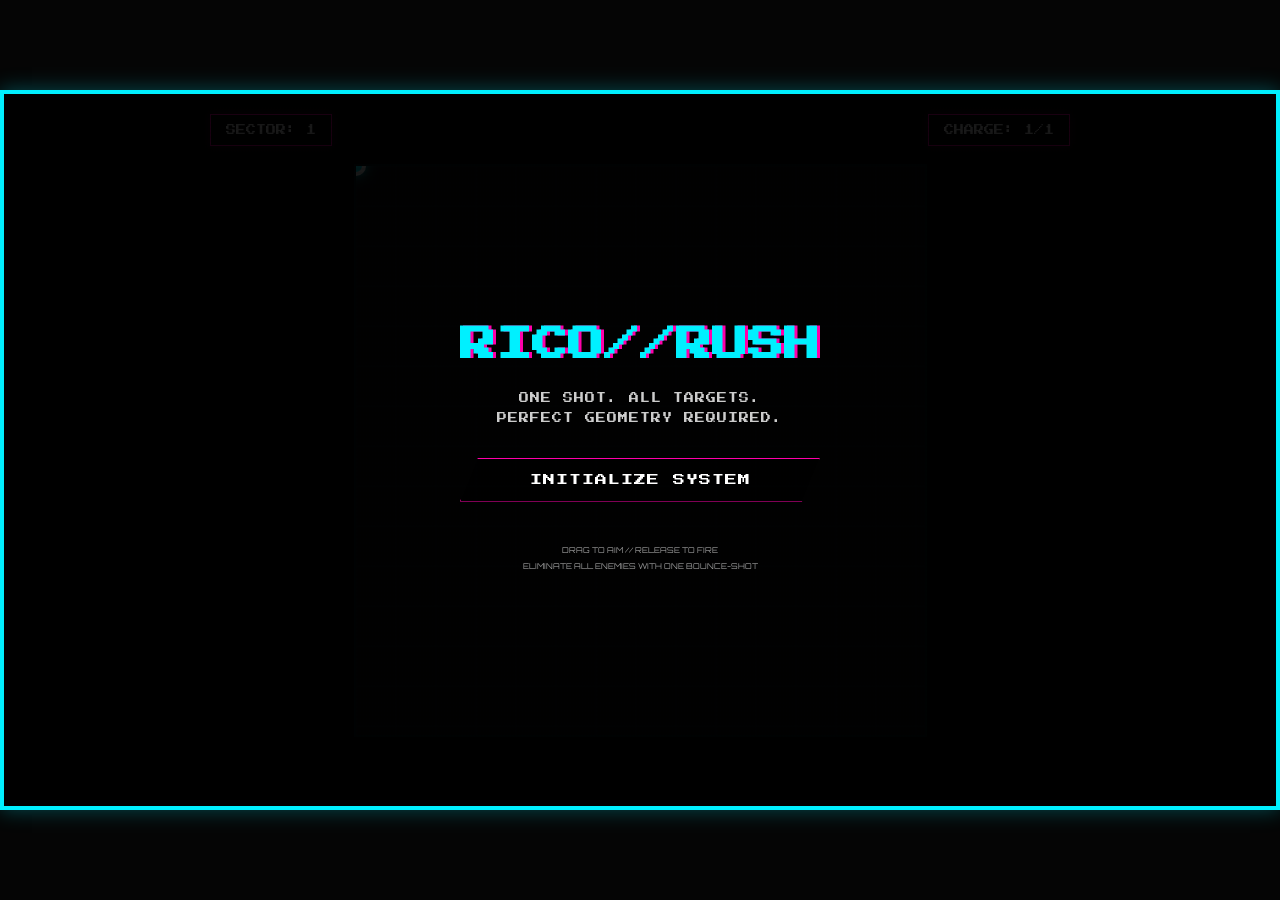
<file: games/RICO_RUSH/index.html>
<!DOCTYPE html>
<html lang="en">
<head>
    <meta charset="UTF-8">
    <meta name="viewport" content="width=device-width, initial-scale=1.0, maximum-scale=1.0, user-scalable=no, viewport-fit=cover">
    <title>RICO//RUSH - PIXEL_HAVEN</title>
    <link rel="icon" type="image/png" sizes="16x16" href="../../assets/images/icons8-pixel-star-16.png">
    <link rel="stylesheet" href="style.css">
    <link href="https://fonts.googleapis.com/css2?family=Press+Start+2P&family=Orbitron:wght@400;700&display=swap" rel="stylesheet">
</head>
<body>
    <div id="game-container">
        <!-- CRT EFFECTS -->
        <div class="scanlines"></div>

        <!-- ORIENTATION OVERLAY -->
        <div id="orientation-overlay">
            <div class="rotate-icon">🔄</div>
            <p>ROTATE DEVICE</p>
            <span class="sub-text">LANDSCAPE MODE REQUIRED</span>
        </div>

        <div id="game-viewport">
            <!-- CANVAS MOUNT -->
            <canvas id="gameCanvas"></canvas>
        </div>

        <!-- HUD -->
        <div id="hud">
            <div class="hud-box left">SECTOR: <span id="level-num">1</span></div>
            <div id="kinetic-meter" class="hud-box kinetic-meter hidden">
                <div class="label">KINETIC ENERGY</div>
                <div class="value"><span id="bounce-count">25</span> / 25</div>
                <div class="bar-bg"><div id="bounce-bar" class="bar-fill"></div></div>
            </div>
            <div class="hud-box right">CHARGE: <span id="shot-count">1/1</span></div>
        </div>

        <!-- OVERLAYS -->
        <div id="start-screen" class="overlay active">
            <div class="content">
                <h1 class="glitch" data-text="RICO//RUSH">RICO//RUSH</h1>
                <p>ONE SHOT. ALL TARGETS.<br>PERFECT GEOMETRY REQUIRED.</p>
                <button id="start-btn">INITIALIZE SYSTEM</button>
                <div class="controls-hint">
                    DRAG TO AIM // RELEASE TO FIRE<br>
                    ELIMINATE ALL ENEMIES WITH ONE BOUNCE-SHOT
                </div>
            </div>
        </div>

        <div id="result-screen" class="overlay">
            <div class="content">
                <h2 id="result-status" class="glitch" data-text="MISSION CLEAR">MISSION CLEAR</h2>
                <p id="result-desc">ALL SECTORS SECURED</p>
                <button id="next-btn">NEXT SECTOR</button>
                <button id="retry-btn" class="secondary">RE-CALIBRATE</button>
            </div>
        </div>
    </div>

    <script src="game.js"></script>
<script src="../../core/arcade_bridge.js"></script>
</body>
</html>
</file>
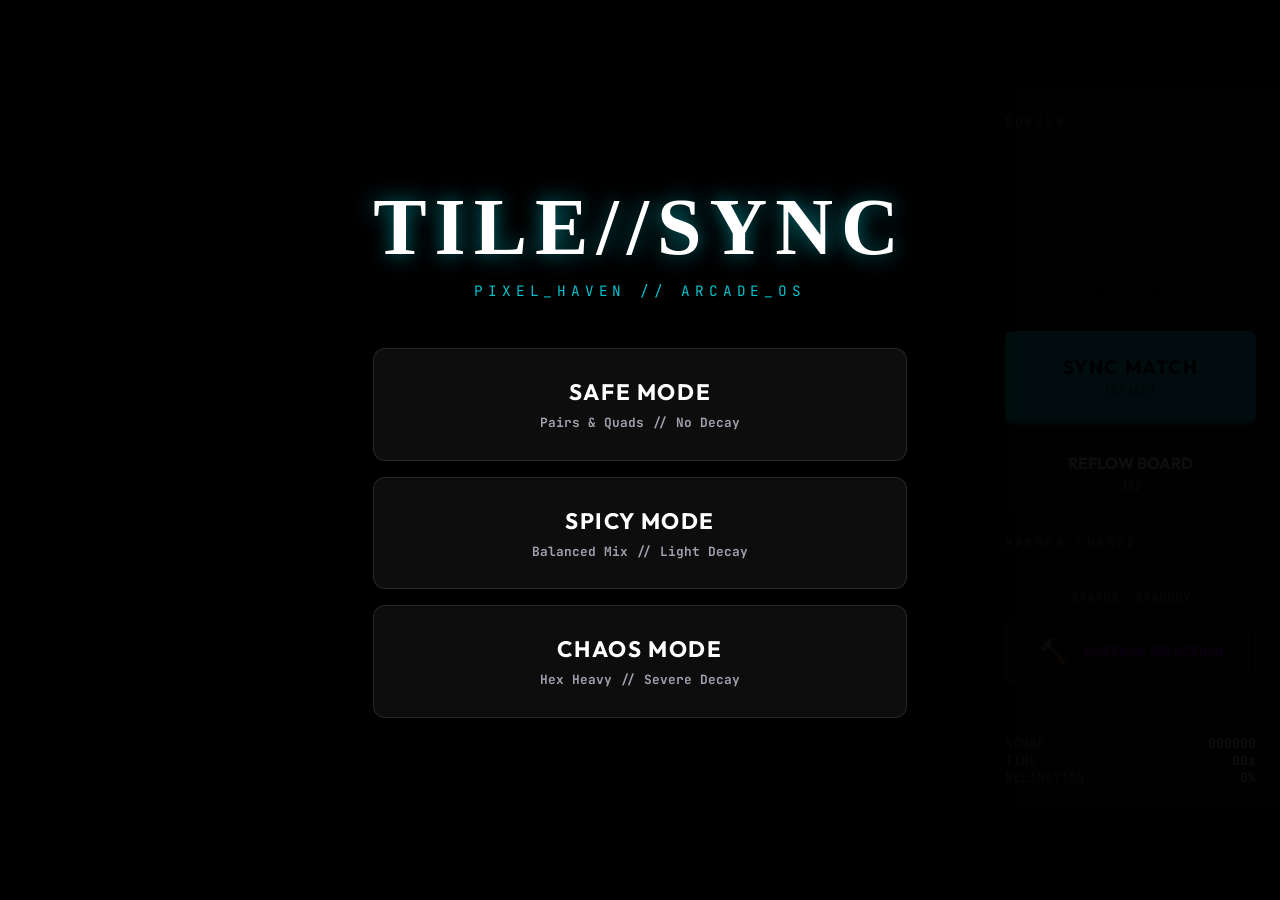
<file: games/TILE_SYNC/index.html>
<!DOCTYPE html>
<html lang="en">
<head>
    <meta charset="UTF-8">
    <meta name="viewport" content="width=device-width, initial-scale=1, maximum-scale=1, user-scalable=no, viewport-fit=cover">
    <title>TILE//SYNC - PIXEL_HAVEN ARCADE</title>
    <link rel="stylesheet" href="style.css">
    <link rel="preconnect" href="https://fonts.googleapis.com">
    <link rel="preconnect" href="https://fonts.gstatic.com" crossorigin>
    <link href="https://fonts.googleapis.com/css2?family=Outfit:wght@300;400;600;800&family=JetBrains+Mono:wght@400;700&display=swap" rel="stylesheet">
</head>
<body>
    <div class="portrait-warning">
        <h2 class="glitch-text" style="font-size: 2rem;">PLEASE ROTATE</h2>
        <p class="subtitle">LANDSCAPE MODE REQUIRED</p>
    </div>
    <div class="game-wrapper">
        <div class="game-container" id="gameContainer">
            <div id="app" class="app-container">
                <!-- Landing Overlay -->
                <div id="overlay" class="overlay">
                    <div class="overlay-content">
                        <h1 class="glitch-text" data-text="TILE//SYNC">TILE//SYNC</h1>
                        <p class="subtitle">PIXEL_HAVEN // ARCADE_OS</p>
                        <div class="mode-selection">
                            <button class="mode-btn safe" onclick="game.start('safe')">
                                <span class="mode-title">SAFE MODE</span>
                                <span class="mode-desc">Pairs & Quads // No Decay</span>
                            </button>
                            <button class="mode-btn spicy" onclick="game.start('spicy')">
                                <span class="mode-title">SPICY MODE</span>
                                <span class="mode-desc">Balanced Mix // Light Decay</span>
                            </button>
                            <button class="mode-btn chaos" onclick="game.start('chaos')">
                                <span class="mode-title">CHAOS MODE</span>
                                <span class="mode-desc">Hex Heavy // Severe Decay</span>
                            </button>
                        </div>
                    </div>
                </div>

                <main class="game-layout">
                    <!-- Left Side: Board -->
                    <div class="board-container">
                        <div id="mahjong-board" class="mahjong-board"></div>
                    </div>

                    <!-- Right Side: UI Panel -->
                    <aside class="ui-panel">
                        <div class="panel-section selection-section">
                            <span class="section-label">BUFFER</span>
                            <div id="selected-preview-slot" class="selected-preview-slot"></div>
                            <div id="selection-counter" class="selection-counter">0 / 0</div>
                        </div>

                        <div class="panel-section action-section">
                            <button id="match-btn" class="btn-primary" onclick="game.tryMatch()">
                                SYNC MATCH
                                <small>[SPACE]</small>
                            </button>
                            <button id="shuffle-btn" class="btn-secondary" onclick="game.shuffle()">
                                REFLOW BOARD
                                <small>[S]</small>
                            </button>
                        </div>

                        <div class="panel-section hammer-section">
                            <span class="section-label">HAMMER CHARGE</span>
                            <div class="charge-meter-container">
                                <div id="charge-fill" class="charge-meter-fill" style="width: 0%"></div>
                            </div>
                            <div id="charge-status" class="charge-status">STATUS: STANDBY</div>
                            <button id="hammer-btn" class="btn-hammer" onclick="game.activateHammer()">
                                <span class="hammer-icon">🔨</span>
                                DESTROY SELECTION
                            </button>
                        </div>

                        <div class="game-info">
                            <div class="info-item">
                                <span class="info-label">SCORE</span>
                                <span id="score-display" class="info-value">000000</span>
                            </div>
                            <div class="info-item">
                                <span class="info-label">TIME</span>
                                <span id="time-display" class="info-value">00s</span>
                            </div>
                            <div class="info-item">
                                <span class="info-label">DECIMATION</span>
                                <span id="decay-display" class="info-value">0%</span>
                            </div>
                        </div>
                    </aside>
                </main>
                
                <!-- Feedback Overlay -->
                <div id="toast" class="toast">MATCH COMPLETED</div>
            </div>
        </div>
    </div>
    <script src="game.js"></script>
<script src="../../core/arcade_bridge.js"></script>
</body>
</html>
</file>
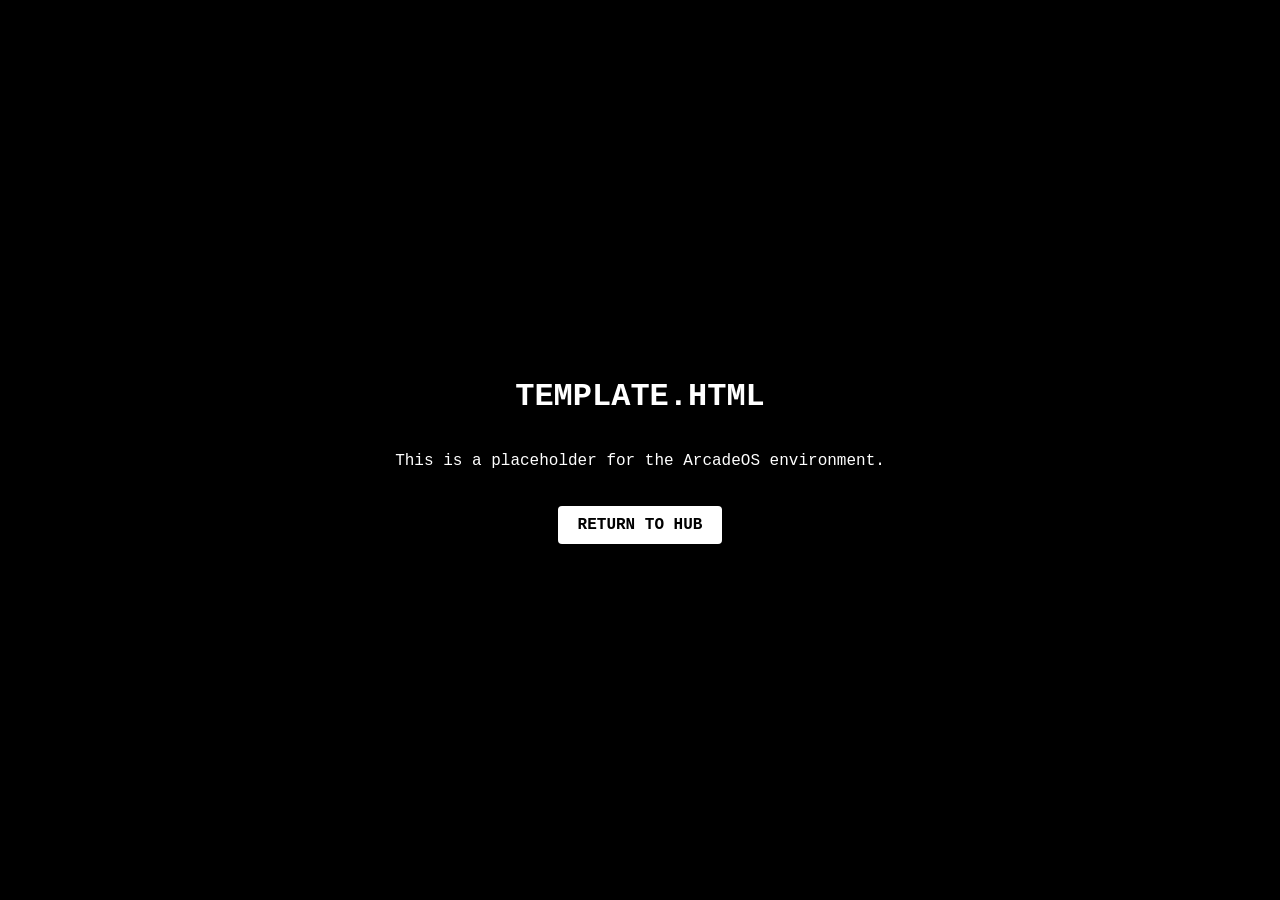
<file: games/template.html>
<!DOCTYPE html>
<html lang="en">
<head>
    <meta charset="UTF-8">
    <meta name="viewport" content="width=device-width, initial-scale=1.0">
    <title>PIXEL_HAVEN // GAME SANDBOX</title>
    <link rel="icon" type="image/png" sizes="16x16" href="../../assets/images/icons8-pixel-star-16.png">
    <style>
        body {
            background: #000;
            color: #fff;
            display: flex;
            flex-direction: column;
            justify-content: center;
            align-items: center;
            height: 100vh;
            margin: 0;
            font-family: 'Courier New', Courier, monospace;
            text-align: center;
        }
        .btn-back {
            margin-top: 20px;
            padding: 10px 20px;
            background: #fff;
            color: #000;
            text-decoration: none;
            font-weight: bold;
            border-radius: 4px;
        }
    </style>
</head>
<body>
    <h1 id="game-title">GAME_SANDBOX_LOADED</h1>
    <p>This is a placeholder for the ArcadeOS environment.</p>
    <a href="../../index.html" class="btn-back">RETURN TO HUB</a>

    <script>
        const urlParams = new URL(window.location.href);
        const title = urlParams.pathname.split('/').filter(x => x).pop();
        if(title) {
            document.getElementById('game-title').textContent = title.toUpperCase().replace('-', '//');
        }
    </script>
</body>
</html>
</file>
<file: styles/main.css>
@import url('https://fonts.googleapis.com/css2?family=Press+Start+2P&family=Outfit:wght@400;700&display=swap');

:root {
  --bg-color: #05050a;
  --panel-bg: rgba(10, 10, 20, 0.85);
  --cyan: #00ffff;
  --magenta: #ff00ff;
  --yellow: #ffff00;
  --green: #00ff00;
  --text-primary: #ffffff;
  --text-secondary: rgba(255, 255, 255, 0.6);
  --grid-size: 80px;
  --pixel-border: 4px;
  --transition-speed: 0.2s;
  --glow-intensity: 0.6;
}

* {
  box-sizing: border-box;
  margin: 0;
  padding: 0;
  -webkit-tap-highlight-color: transparent;
}

body {
  background-color: var(--bg-color);
  color: var(--text-primary);
  font-family: 'Press Start 2P', cursive;
  overflow-x: hidden;
  overflow-y: auto;
  min-height: 100vh;
  width: 100vw;
  display: flex;
  justify-content: center;
  align-items: center;
  cursor: crosshair;
}

/* --- CRT SCANLINE & EFFECTS --- */
.scanlines {
  position: fixed;
  top: 0;
  left: 0;
  width: 100%;
  height: 100%;
  background: linear-gradient(rgba(18, 16, 16, 0) 50%,
      rgba(0, 0, 0, 0.25) 50%), linear-gradient(90deg,
      rgba(255, 0, 0, 0.06),
      rgba(0, 255, 0, 0.02),
      rgba(0, 0, 255, 0.06));
  background-size: 100% 4px, 3px 100%;
  pointer-events: none;
  z-index: 100;
}

.crt-flicker {
  position: fixed;
  top: 0;
  left: 0;
  width: 100%;
  height: 100%;
  background: rgba(18, 16, 16, 0.03);
  opacity: 0;
  pointer-events: none;
  z-index: 101;
  animation: flicker 0.15s infinite;
}

@keyframes flicker {
  0% {
    opacity: 0.1;
  }

  50% {
    opacity: 0.02;
  }

  100% {
    opacity: 0.08;
  }
}

/* --- BACKGROUND GRID --- */
.background-grid {
  position: fixed;
  top: -50%;
  left: -50%;
  width: 200%;
  height: 200%;
  background-image:
    linear-gradient(to right, rgba(0, 255, 255, 0.05) 1px, transparent 1px),
    linear-gradient(to bottom, rgba(0, 255, 255, 0.05) 1px, transparent 1px);
  background-size: 60px 60px;
  transform: perspective(500px) rotateX(60deg);
  animation: grid-move 20s linear infinite;
  z-index: -1;
}

@keyframes grid-move {
  0% {
    transform: perspective(500px) rotateX(60deg) translateY(0);
  }

  100% {
    transform: perspective(500px) rotateX(60deg) translateY(60px);
  }
}

/* --- MAIN CONTAINER --- */
.arcade-container {
  position: relative;
  width: 100%;
  max-width: 1200px;
  min-height: 100vh;
  padding: 60px 20px;
  display: flex;
  flex-direction: column;
  align-items: center;
  justify-content: flex-start;
  z-index: 10;
}

.main-header {
  text-align: center;
  margin-bottom: 40px;
  animation: title-glow 2s ease-in-out infinite alternate;
}

.main-header h1 {
  font-size: 2.5rem;
  letter-spacing: 4px;
  color: var(--text-primary);
  text-shadow:
    4px 0 var(--magenta),
    -4px 0 var(--cyan);
}

.main-header .sub-header {
  font-size: 0.8rem;
  margin-top: 10px;
  color: var(--cyan);
  opacity: 0.8;
}

@keyframes title-glow {
  from {
    filter: drop-shadow(0 0 5px var(--magenta));
  }

  to {
    filter: drop-shadow(0 0 20px var(--cyan));
  }
}

/* --- SELECTOR GRID --- */
.selector-grid {
  display: grid;
  grid-template-columns: repeat(4, 1fr);
  gap: 20px;
  padding: 20px;
  background: var(--panel-bg);
  border: var(--pixel-border) solid var(--text-primary);
  box-shadow: 0 0 20px rgba(0, 255, 255, 0.2);
  transition: all var(--transition-speed) ease;
}

/* --- GAME TILE --- */
.game-tile {
  position: relative;
  width: 160px;
  height: 160px;
  background: #111;
  border: var(--pixel-border) solid rgba(255, 255, 255, 0.1);
  display: flex;
  flex-direction: column;
  justify-content: center;
  align-items: center;
  cursor: pointer;
  transition: transform var(--transition-speed) cubic-bezier(0.175, 0.885, 0.32, 1.275),
    border-color var(--transition-speed) ease,
    box-shadow var(--transition-speed) ease;
  overflow: hidden;
}

.game-tile::before {
  content: '';
  position: absolute;
  top: 0;
  left: 0;
  width: 100%;
  height: 100%;
  background: linear-gradient(45deg, transparent, rgba(255, 255, 255, 0.05), transparent);
  pointer-events: none;
}

.game-tile .tile-icon {
  font-size: 2rem;
  margin-bottom: 10px;
  opacity: 0.5;
  transition: opacity var(--transition-speed) ease;
}

.game-tile .tile-label {
  font-size: 0.6rem;
  text-align: center;
  padding: 0 5px;
  opacity: 0.5;
  line-height: 1.4;
}

/* --- SELECTED STATE --- */
.game-tile.active {
  transform: scale(1.1);
  border-color: var(--active-color, var(--cyan));
  box-shadow: 0 0 25px var(--active-color, var(--cyan));
  z-index: 20;
}

.game-tile.active .tile-icon,
.game-tile.active .tile-label {
  opacity: 1;
}

.game-tile.active::after {
  content: 'SELECT';
  position: absolute;
  bottom: -25px;
  left: 50%;
  transform: translateX(-50%);
  font-size: 0.5rem;
  color: var(--active-color, var(--cyan));
  animation: blink 3s infinite;
}

@keyframes blink {
  0% {
    opacity: 0.3;
  }

  50% {
    opacity: 0.4;
  }

  100% {
    opacity: 0.5;
  }
}

/* --- GAME DETAILS PANEL --- */
.game-details {
  margin-top: 50px;
  height: 100px;
  text-align: center;
  width: 100%;
  max-width: 600px;
  border-top: 2px solid rgba(255, 255, 255, 0.1);
  padding-top: 20px;
}

.details-name {
  font-size: 1.5rem;
  color: var(--active-color, var(--cyan));
  margin-bottom: 10px;
}

.details-desc {
  font-size: 0.7rem;
  color: var(--text-secondary);
  letter-spacing: 2px;
}

/* --- MOBILE RESPONSIVENESS --- */
@media (max-width: 1024px) {
  .selector-grid {
    grid-template-columns: repeat(3, 1fr);
  }
}

@media (max-width: 768px), (max-height: 500px) {
  body {
    align-items: flex-start;
  }

  .arcade-container {
    padding: 30px 20px;
  }

  .main-header {
    margin-bottom: 20px;
  }

  .main-header h1 {
    font-size: 1.8rem;
  }

  .selector-grid {
    grid-template-columns: repeat(4, 1fr);
    gap: 10px;
  }

  .game-tile {
    width: 100px;
    height: 100px;
  }

  .game-tile .tile-icon { font-size: 1.2rem; }
  .game-tile .tile-label { font-size: 0.4rem; }
}

@media (max-height: 500px) and (orientation: landscape) {
  .arcade-container {
    padding: 20px;
  }
  .selector-grid {
    grid-template-columns: repeat(6, 1fr);
  }
  .game-details {
    margin-top: 20px;
    height: auto;
  }
}

@media (max-width: 768px) and (orientation: portrait) {
  .selector-grid {
    grid-template-columns: repeat(2, 1fr);
    gap: 15px;
  }

  .game-tile {
    width: 140px;
    height: 140px;
  }
}

@media (max-width: 480px) {
  .arcade-container {
    padding: 20px 10px;
    height: auto;
  }

  .main-header h1 {
    font-size: 1.4rem;
  }

  .selector-grid {
    grid-template-columns: repeat(2, 1fr);
    gap: 10px;
    padding: 10px;
  }

  .game-tile {
    width: 100% !important;
    aspect-ratio: 1/1;
    height: auto;
  }

  .details-name {
    font-size: 1.1rem;
  }
}

/* --- GLITCH EFFECT --- */
.glitch-flash {
  position: fixed;
  top: 0;
  left: 0;
  width: 100%;
  height: 100%;
  background: white;
  z-index: 1000;
  opacity: 0;
  pointer-events: none;
}

.glitch-flash.active {
  animation: glitch-flash-anim 0.4s ease-out forwards;
}

@keyframes glitch-flash-anim {
  0% {
    opacity: 0.4;
    transform: translate(0);
    background: var(--cyan);
  }

  20% {
    opacity: 0.2;
    transform: translate(-5px, 2px);
    background: var(--magenta);
  }

  40% {
    opacity: 0.3;
    transform: translate(5px, -2px);
    background: var(--yellow);
  }

  60% {
    opacity: 0.05;
    transform: translate(-2px, -5px);
    background: white;
  }

  100% {
    opacity: 0;
    transform: translate(0);
  }
}

/* --- SCROLLHINT FOR MOBILE --- */
.mobile-swipe-hint {
  display: none;
  margin-top: 20px;
  font-size: 0.5rem;
  opacity: 0.5;
  color: var(--text-secondary);
}

@media (max-width: 768px) {
  .mobile-swipe-hint {
    display: block;
  }
}
</file>
<file: games/BRICK_BREACH/style.css>
@import url('https://fonts.googleapis.com/css2?family=Press+Start+2P&display=swap');

:root {
    --mint: #00ffcc;
    --pink: #ff00ff;
    --blue: #0099ff;
    --bg: #050505;
    --text: #ffffff;
}

* {
    box-sizing: border-box;
    margin: 0; padding: 0;
    user-select: none;
    touch-action: none;
}

body, html {
    width: 100%; height: 100%;
    background: #000;
    font-family: 'Press Start 2P', cursive;
    color: var(--text);
    display: flex; justify-content: center; align-items: center;
    overflow: hidden;
}

#game-container {
    position: relative;
    width: 100vw; height: 100vh;
    background: var(--bg);
    border: 2px solid var(--mint);
    box-shadow: 0 0 20px rgba(0, 255, 204, 0.2);
    overflow: hidden;
}

@media (min-width: 1024px) {
    #game-container {
        width: 800px; height: 600px;
    }
}

/* EFFECTS */
.scanlines {
    position: absolute; top: 0; left: 0; width: 100%; height: 100%;
    background: linear-gradient(rgba(18, 16, 16, 0) 50%, rgba(0, 0, 0, 0.1) 50%);
    background-size: 100% 4px; z-index: 100; pointer-events: none;
}

#fx-overlay {
    position: absolute; top:0; left:0; width:100%; height:100%;
    pointer-events: none; z-index: 90;
}

/* HUD */
#hud {
    position: absolute; top: 20px; left: 20px; right: 20px;
    z-index: 50; font-size: 10px; pointer-events: none;
}

.hud-top {
    display: flex; justify-content: space-between;
}

.hud-item {
    background: rgba(0,0,0,0.8);
    padding: 10px; border-left: 3px solid var(--mint);
}

.hidden { display: none !important; }

/* OVERLAYS */
.overlay {
    position: absolute; top:0; left:0; width:100%; height:100%;
    background: rgba(0,0,0,0.9);
    display: none; flex-direction: column; align-items: center; justify-content: center;
    z-index: 110;
}
.overlay.active { display: flex; }
.content { text-align: center; }

h1.glitch { font-size: 32px; color: var(--pink); margin-bottom: 30px; }
.blink { animation: blink 1s infinite alternate; font-size: 8px; color: var(--mint); margin-bottom: 20px; }
@keyframes blink { from { opacity: 1; } to { opacity: 0; } }

.controls-hint { font-size: 8px; line-height: 2; color: rgba(255,255,255,0.4); }

.ghost-btn {
    position: absolute; top:0; left:0; width:100%; height:100%;
    opacity: 0; cursor: pointer; border: none;
}

.retry-btn {
    margin-top: 30px; padding: 12px 24px;
    background: transparent; border: 2px solid var(--pink);
    color: var(--pink); font-family: inherit; font-size: 10px;
    cursor: pointer; transition: all 0.2s;
}
.retry-btn:hover { background: var(--pink); color: #000; }

#game-viewport { width: 100%; height: 100%; }
canvas { display: block; width: 100%; height: 100%; }

/* MODIFIERS */
#modifier-hud { border-left-color: var(--pink); color: var(--pink); }

/* Landscape Lock (v4.4) */
#landscape-lock {
    display: none;
    position: fixed;
    top: 0; left: 0;
    width: 100vw; height: 100vh;
    background: #050508;
    color: #00ffcc;
    z-index: 9999;
    flex-direction: column;
    justify-content: center;
    align-items: center;
    text-align: center;
    font-family: 'Press Start 2P', cursive;
}

@media screen and (orientation: portrait) {
    #landscape-lock { display: flex; }
}

.rotate-icon {
    font-size: 50px;
    margin-bottom: 20px;
    animation: rotate-pulse 2s infinite ease-in-out;
}

.lock-text {
    font-size: 1.2rem;
    margin-bottom: 10px;
    text-shadow: 0 0 10px #00ffcc;
}

.lock-sub {
    font-size: 0.6rem;
    opacity: 0.7;
}

@keyframes rotate-pulse {
    0% { transform: rotate(0deg) scale(1); }
    50% { transform: rotate(90deg) scale(1.2); }
    100% { transform: rotate(0deg) scale(1); }
}
</file>
<file: games/CLASH_CORE/styles.css>
:root {
  --neon-cyan: #00f0ff;
  --neon-pink: #ff00ff;
  --white: #ffffff;
  --black: #050505;
  --gray: #111111;
  --deep-red: #330000;
}

* {
  box-sizing: border-box;
  margin: 0;
  padding: 0;
  -webkit-touch-callout: none;
  user-select: none;
}

html, body {
  margin: 0;
  padding: 0;
  width: 100%;
  height: 100%;
  overflow: hidden;
  background: var(--black);
  touch-action: none;
}

.game-wrapper {
  position: fixed;
  inset: 0;
  display: flex;
  align-items: center;
  justify-content: center;
  background: #000;
  overflow: hidden;
}

.game-container {
  width: 1280px;
  height: 720px;
  position: relative;
  transform-origin: center center;
  max-width: none;
  max-height: none;
  overflow: hidden;
  background: var(--black);
}

#clash-terminal {
  position: absolute;
  top: 0;
  left: 0;
  width: 100%;
  height: 100%;
  background: var(--black);
  border: 4px solid var(--neon-cyan);
  box-shadow: inset 0 0 100px rgba(0, 240, 255, 0.1);
  overflow: hidden;
}

#game-viewport {
  position: relative;
  width: 100%;
  height: 100%;
}

canvas {
  display: block;
  width: 100%;
  height: 100%;
}

/* --- HUD LAYOUT: TOP SECTION --- */
#hud {
  position: absolute;
  top: 20px;
  left: 50%;
  transform: translateX(-50%);
  width: 90%;
  max-width: 520px;
  z-index: 100;
}

.hud-top {
  display: flex;
  justify-content: space-between;
  align-items: center;
}

.meter-box, .score-box {
  display: flex;
  flex-direction: column;
  gap: 5px;
}

.meter-label { font-size: 8px; opacity: 0.6; color: var(--neon-cyan); }
.meter-bg { 
  width: 130px; height: 12px; 
  background: rgba(255, 255, 255, 0.05); 
  border: 1px solid var(--white); 
  overflow: hidden;
  position: relative;
}

#hp-bar {
  width: 100%; height: 100%;
  background: var(--neon-cyan);
  box-shadow: 0 0 15px var(--neon-cyan);
  transition: width 0.3s cubic-bezier(0.18, 0.89, 0.32, 1.28);
}

#score-val { 
  font-family: 'Orbitron', sans-serif; 
  font-size: 18px; 
  font-weight: 900; 
  color: var(--white);
  text-shadow: 0 0 10px var(--neon-cyan);
}

/* --- CLASH TIMING RING (OVERHEAD) --- */
#timing-indicator {
  position: absolute;
  top: 80px; /* Elevated for Mobile clarity */
  left: 50%;
  transform: translate(-50%, -50%);
  display: flex;
  flex-direction: column;
  align-items: center;
  pointer-events: none;
  z-index: 150;
  transition: top 0.3s ease;
}

@media (min-width: 768px) {
  #timing-indicator { top: 160px; } /* Elevated for Desktop focus */
  #feedback-area { bottom: 160px !important; }
}

.ring-container { position: relative; width: 80px; height: 80px; }
svg { 
  transform: rotate(-90deg); 
  filter: drop-shadow(0 0 8px var(--neon-cyan));
}
.ring-bg { fill: none; stroke: var(--black); stroke-width: 4; stroke-opacity: 0.5; }
#pulse-ring {
  fill: none;
  stroke: var(--white);
  stroke-width: 6;
  stroke-dasharray: 188.5;
  stroke-dashoffset: 188.5;
  transition: stroke-dashoffset 0.05s linear;
}

.perfect-window { fill: none; stroke: var(--neon-pink); stroke-width: 8; opacity: 0.4; }

#clash-prompt {
  position: absolute;
  top: 50%; left: 50%; transform: translate(-50%, -50%);
  font-size: 10px; font-weight: 900; color: var(--white);
  text-shadow: 0 0 10px var(--neon-pink);
  opacity: 0; transition: opacity 0.1s;
}
#clash-prompt.active { opacity: 1; animation: pulse-ring 0.4s infinite; }

@keyframes pulse-ring {
  0% { transform: translate(-50%, -50%) scale(1); opacity: 1; }
  50% { transform: translate(-50%, -50%) scale(1.1); opacity: 0.7; }
  100% { transform: translate(-50%, -50%) scale(1); opacity: 1; }
}

.timer-label { font-size: 10px; margin-top: 20px; color: var(--neon-pink); opacity: 0.9; text-shadow: 0 0 5px var(--neon-pink); }

/* --- FEEDBACK AREA --- */
#feedback-area {
  position: absolute;
  bottom: 30px;
  left: 50%;
  transform: translateX(-50%);
  width: 90%;
  display: flex;
  flex-direction: column;
  align-items: center;
  gap: 15px;
  z-index: 100;
  transition: bottom 0.3s ease;
}

#combat-log { font-size: 22px; color: var(--neon-cyan); font-weight: 900; text-shadow: 0 0 15px var(--neon-cyan); }
#combat-log.perfect { color: var(--neon-pink); text-shadow: 0 0 15px var(--neon-pink); }
#range-indicator { 
  font-size: 10px; color: var(--white); border: 1px solid var(--neon-pink); padding: 8px 16px; 
  background: rgba(255, 0, 255, 0.1); border-radius: 2px; opacity: 0; 
  box-shadow: 0 0 10px var(--neon-pink);
}
#range-indicator.active { opacity: 1; }

/* --- OVERLAYS --- */
.overlay {
  position: absolute;
  top: 0; left: 0; width: 100%; height: 100%;
  background: rgba(0, 0, 0, 0.95);
  display: flex; justify-content: center; align-items: center;
  z-index: 200; opacity: 0; pointer-events: none;
  transition: opacity 0.3s;
}
.overlay.active { opacity: 1; pointer-events: all; }

.content { text-align: center; width: 80%; }
h1 { font-size: 28px; color: var(--neon-pink); margin-bottom: 25px; text-shadow: 0 0 15px var(--neon-pink); }
button {
  display: block; 
  width: 100%; 
  padding: 18px; 
  margin: 12px 0;
  background: rgba(0, 0, 0, 0.6); 
  color: var(--white); 
  border: 1px solid var(--neon-cyan);
  font-family: inherit; 
  font-size: 11px; 
  cursor: pointer;
  letter-spacing: 2px;
  position: relative;
  overflow: hidden;
  transition: all 0.2s cubic-bezier(0.18, 0.89, 0.32, 1.28);
  clip-path: polygon(5% 0, 100% 0, 95% 100%, 0 100%);
}

button::before {
  content: '';
  position: absolute;
  top: 0; left: -100%;
  width: 100%; height: 100%;
  background: linear-gradient(90deg, transparent, rgba(0, 240, 255, 0.2), transparent);
  transition: 0.5s;
}

button:hover { 
  background: rgba(0, 240, 255, 0.1); 
  color: var(--white); 
  transform: scale(1.05) translateX(5px);
  box-shadow: 0 0 30px rgba(0, 240, 255, 0.4);
  border-color: var(--white);
}

button:hover::before {
  left: 100%;
}

button:active {
  transform: scale(0.95);
  background: var(--neon-cyan);
  color: black;
}

/* --- CRT EFFECTS --- */
.scanlines {
  position: absolute; top:0; left:0; width:100%; height:100%;
  background: linear-gradient(rgba(18,16,16,0) 50%, rgba(0,0,0,0.25) 50%), linear-gradient(90deg, rgba(255,0,0,0.06), rgba(0,255,0,0.02), rgba(0,0,255,0.06));
  background-size: 100% 4px, 3px 100%;
  pointer-events: none; z-index: 300; opacity: 0.15;
}
.vignette {
  position: absolute; top:0; left:0; width:100%; height:100%;
  background: radial-gradient(circle, rgba(0,0,0,0) 40%, rgba(0,0,0,0.8) 100%);
  pointer-events: none; z-index: 250;
}

/* --- ANIMATIONS --- */
@keyframes shake {
  0% { transform: translate(0, 0); }
  25% { transform: translate(-5px, 5px); }
  50% { transform: translate(5px, -5px); }
  75% { transform: translate(-5px, -5px); }
  100% { transform: translate(0, 0); }
}

.shake { animation: shake 0.2s linear; }

.glitch { position: relative; }
.glitch::before, .glitch::after { content: attr(data-text); position: absolute; top:0; left:0; width:100%; height:100%; }
.glitch::before { left: 2px; text-shadow: -2px 0 var(--neon-pink); clip: rect(44px, 450px, 56px, 0); animation: glitch-anim 5s infinite linear alternate-reverse; }
.glitch::after { left: -2px; text-shadow: -2px 0 var(--neon-cyan); clip: rect(44px, 450px, 56px, 0); animation: glitch-anim2 2s infinite linear alternate-reverse; }
@keyframes glitch-anim { 0% { clip: rect(10px, 9999px, 80px, 0); } 100% { clip: rect(90px, 9999px, 70px, 0); } }
@keyframes glitch-anim2 { 0% { clip: rect(40px, 9999px, 20px, 0); } 100% { clip: rect(50px, 9999px, 40px, 0); } }
</file>
<file: games/ECHO_RUN/styles.css>
:root {
  --cyan: #00f0ff;
  --magenta: #ff00aa;
  --echo-green: #00ff88;
  --bg: #050505;
  --text: #ffffff;
}

* {
  box-sizing: border-box;
  margin: 0;
  padding: 0;
  -webkit-touch-callout: none;
  -webkit-user-select: none;
  user-select: none;
}

body, html {
  width: 100%;
  height: 100%;
  overflow: hidden;
  background: var(--bg);
  font-family: 'Press Start 2P', cursive;
  color: var(--text);
  display: flex;
  justify-content: center;
  align-items: center;
}

#game-container {
  position: relative;
  width: 100vw;
  height: 100vh;
  background: #000;
  overflow: hidden;
  border: 4px solid var(--echo-green);
}

@media (min-width: 1024px) {
  #game-container {
    width: 600px;
    height: 800px;
  }
}

/* --- CRT & VIGNETTE --- */
.scanlines {
  position: absolute;
  top: 0;
  left: 0;
  width: 100%;
  height: 100%;
  background: linear-gradient(rgba(18, 16, 16, 0) 50%, rgba(0, 0, 0, 0.25) 50%), linear-gradient(90deg, rgba(255, 0, 0, 0.06), rgba(0, 255, 0, 0.02), rgba(0, 0, 255, 0.06));
  background-size: 100% 4px, 3px 100%;
  pointer-events: none;
  z-index: 100;
  opacity: 0.2;
}

.vignette {
  position: absolute;
  top: 0;
  left: 0;
  width: 100%;
  height: 100%;
  background: radial-gradient(circle, rgba(0,0,0,0) 40%, rgba(0,0,0,0.8) 100%);
  pointer-events: none;
  z-index: 90;
}

#game-viewport {
  width: 100%;
  height: 100%;
  display: flex;
  flex-direction: column;
  position: relative;
}

#gameCanvas {
  width: 100%;
  height: 100%;
  display: block;
}

/* --- HUD --- */
#hud {
  position: absolute;
  top: 20px;
  left: 20px;
  display: flex;
  flex-direction: column;
  gap: 15px;
  z-index: 80;
}

.hud-item {
  font-size: 10px;
  color: var(--echo-green);
  text-shadow: 2px 2px #000;
}

.meter-box {
  display: flex;
  align-items: center;
  gap: 10px;
}

.meter-bg {
  width: 100px;
  height: 10px;
  background: rgba(255, 255, 255, 0.1);
  border: 1px solid var(--echo-green);
}

#pulse-bar {
  width: 0%;
  height: 100%;
  background: var(--echo-green);
  box-shadow: 0 0 10px var(--echo-green);
  transition: width 0.1s linear;
}

#pulse-bar.active {
  background: var(--cyan);
  box-shadow: 0 0 15px var(--cyan);
}

/* --- MESSAGES --- */
#status-msg {
  position: absolute;
  bottom: 120px;
  left: 50%;
  transform: translateX(-50%);
  text-align: center;
  font-size: 12px;
  color: var(--cyan);
  text-shadow: 2px 2px #000;
  z-index: 80;
}

/* --- MOBILE CONTROLS --- */
#mobile-controls {
  position: absolute;
  bottom: 0;
  left: 0;
  width: 100%;
  height: 120px;
  display: none; /* Hidden by default */
  justify-content: space-between;
  align-items: center;
  padding: 0 20px;
  z-index: 150;
  pointer-events: none;
}

#mobile-controls button {
  width: 64px;
  height: 64px;
  background: rgba(255, 255, 255, 0.05);
  border: 2px solid var(--echo-green);
  color: var(--echo-green);
  font-family: inherit;
  font-size: 16px;
  pointer-events: all;
  display: flex;
  justify-content: center;
  align-items: center;
}

#mobile-controls button:active {
  background: var(--echo-green);
  color: black;
}

.left-group {
  display: flex;
  gap: 10px;
}

#btn-jump {
  width: 80px !important;
  border-color: var(--cyan) !important;
  color: var(--cyan) !important;
}

/* --- OVERLAYS --- */
.overlay {
  position: absolute;
  top: 0;
  left: 0;
  width: 100%;
  height: 100%;
  background: rgba(0, 0, 0, 0.95);
  display: flex;
  justify-content: center;
  align-items: center;
  z-index: 200;
  opacity: 0;
  pointer-events: none;
  transition: opacity 0.3s;
}

.overlay.active {
  opacity: 1;
  pointer-events: all;
}

.content {
  text-align: center;
  width: 80%;
}

h1 { font-size: 24px; margin-bottom: 20px; color: var(--echo-green); }
h2 { font-size: 18px; margin-bottom: 20px; color: var(--cyan); }
p { font-size: 10px; line-height: 1.8; margin-bottom: 30px; opacity: 0.8; }

.overlay button {
  display: block; 
  width: 100%; 
  padding: 18px; 
  margin: 12px 0;
  background: rgba(0, 0, 0, 0.6); 
  color: var(--text); 
  border: 1px solid var(--echo-green);
  font-family: inherit; 
  font-size: 11px; 
  cursor: pointer;
  letter-spacing: 2px;
  position: relative;
  overflow: hidden;
  transition: all 0.2s cubic-bezier(0.18, 0.89, 0.32, 1.28);
  clip-path: polygon(5% 0, 100% 0, 95% 100%, 0 100%);
}

.overlay button::before {
  content: '';
  position: absolute;
  top: 0; left: -100%;
  width: 100%; height: 100%;
  background: linear-gradient(90deg, transparent, rgba(0, 255, 136, 0.2), transparent);
  transition: 0.5s;
}

.overlay button:hover { 
  background: rgba(0, 255, 136, 0.1); 
  transform: scale(1.05) translateX(5px);
  box-shadow: 0 0 30px rgba(0, 255, 136, 0.4);
  border-color: var(--text);
}

.overlay button:hover::before {
  left: 100%;
}

.overlay button:active {
  transform: scale(0.95);
  background: var(--echo-green);
  color: black;
}

.exit-btn { border-color: var(--magenta) !important; }
.exit-btn:hover { background: var(--magenta) !important; box-shadow: 0 0 15px var(--magenta) !important; }

.controls-hint { font-size: 8px; opacity: 0.6; margin-bottom: 20px; }

/* --- GLITCH --- */
.glitch { position: relative; }
.glitch::before, .glitch::after { content: attr(data-text); position: absolute; top: 0; left: 0; width: 100%; height: 100%; }
.glitch::before { left: 2px; text-shadow: -2px 0 var(--magenta); clip: rect(44px, 450px, 56px, 0); animation: glitch-anim 5s infinite linear alternate-reverse; }
.glitch::after { left: -2px; text-shadow: -2px 0 var(--echo-green); clip: rect(44px, 450px, 56px, 0); animation: glitch-anim2 2s infinite linear alternate-reverse; }

@keyframes glitch-anim { 0% { clip: rect(10px, 9999px, 80px, 0); } 100% { clip: rect(90px, 9999px, 70px, 0); } }
@keyframes glitch-anim2 { 0% { clip: rect(40px, 9999px, 20px, 0); } 100% { clip: rect(50px, 9999px, 40px, 0); } }
</file>
<file: games/LOCK_AIM/style.css>
:root {
  --neon-cyan: #00f0ff;
  --neon-pink: #ff00ff;
  --white: #ffffff;
  --black: #050505;
  --red: #ff3300;
  --deep-red: rgba(18, 16, 16, 0.4);
}

* {
  box-sizing: border-box;
  margin: 0;
  padding: 0;
  -webkit-touch-callout: none;
  -webkit-user-select: none;
  user-select: none;
}

body, html {
  width: 100%;
  height: 100%;
  overflow: hidden;
  background: var(--black);
  background-image: 
    radial-gradient(circle at center, var(--deep-red) 0%, transparent 70%),
    linear-gradient(rgba(18, 16, 16, 0) 50%, rgba(0, 0, 0, 0.25) 50%), 
    linear-gradient(90deg, rgba(255, 0, 0, 0.05), rgba(0, 255, 0, 0.02), rgba(0, 0, 255, 0.05));
  background-size: 100% 100%, 100% 4px, 4px 100%;
  font-family: 'Press Start 2P', cursive;
  color: var(--white);
  display: flex;
  justify-content: center;
  align-items: center;
}

#game-container {
  position: relative;
  width: 100vw;
  height: 100vh;
  background: var(--black);
  overflow: hidden;
  border: 4px solid var(--neon-cyan);
  box-shadow: inset 0 0 100px rgba(0, 240, 255, 0.1);
}

@media (min-width: 1024px) {
  #game-container {
    width: 600px;
    height: 800px;
  }
}

#game-viewport {
  position: relative;
  width: 100%;
  height: 100%;
}

canvas {
  display: block;
  width: 100%;
  height: 100%;
}

/* --- HUD --- */
#hud {
  position: absolute;
  top: 30px;
  left: 50%;
  transform: translateX(-50%);
  width: 90%;
  display: flex;
  justify-content: space-between;
  align-items: center;
  z-index: 150;
  pointer-events: none;
}

.hud-item {
  display: flex;
  flex-direction: column;
  gap: 5px;
}

.hud-item.secondary {
  align-items: flex-end;
}

.label {
  font-size: 8px;
  color: var(--neon-pink);
  text-shadow: 0 0 5px var(--neon-pink);
}

#score-val, #best-val {
  font-size: 14px;
  letter-spacing: 2px;
  color: var(--white);
  text-shadow: 0 0 10px var(--neon-cyan);
}

/* --- STATUS MESSAGE --- */
#status-msg {
  position: absolute;
  bottom: 120px;
  left: 50%;
  transform: translateX(-50%);
  font-size: 10px;
  color: var(--neon-cyan);
  letter-spacing: 4px;
  opacity: 0.8;
  z-index: 80;
}

#lock-indicator {
  position: absolute;
  top: 55%;
  left: 50%;
  transform: translateX(-50%);
  background: var(--neon-pink);
  color: white;
  padding: 5px 15px;
  font-size: 8px;
  letter-spacing: 3px;
  box-shadow: 0 0 15px var(--neon-pink);
  border: 1px solid white;
  z-index: 100;
}

.hidden { display: none !important; }

/* --- OVERLAYS --- */
.overlay {
  position: absolute;
  top: 0; left: 0; width: 100%; height: 100%;
  background: rgba(0, 0, 0, 0.95);
  display: flex; justify-content: center; align-items: center;
  z-index: 200; opacity: 0; pointer-events: none;
  transition: opacity 0.3s;
}

.overlay.active { opacity: 1; pointer-events: all; }

.content { text-align: center; width: 80%; }
h1 { font-size: 28px; color: var(--neon-pink); margin-bottom: 25px; text-shadow: 0 0 15px var(--neon-pink); }
p { font-size: 8px; line-height: 1.8; margin-bottom: 30px; opacity: 0.8; }
.highlight { color: var(--neon-cyan); text-shadow: 0 0 5px var(--neon-cyan); }

/* --- CONTROLS GUIDE --- */
.controls-guide {
    display: flex;
    flex-wrap: wrap;
    justify-content: center;
    gap: 30px;
    margin-bottom: 40px;
    padding: 20px;
    background: rgba(0, 0, 0, 0.5);
    border: 1px solid rgba(255, 255, 255, 0.1);
}

.control-scheme { text-align: left; }
.scheme-title { 
    display: block; 
    font-size: 8px; 
    color: var(--neon-pink); 
    margin-bottom: 15px; 
    letter-spacing: 2px;
}

.control-scheme p { 
    margin-bottom: 10px; 
    font-size: 8px;
    opacity: 1;
}

.mission-brief { 
    font-size: 8px; 
    letter-spacing: 1px; 
    margin-top: 20px;
    color: var(--white);
    opacity: 0.6;
}

/* --- INDUSTRIAL BUTTONS --- */
button {
  display: block; 
  width: 100%; 
  padding: 18px; 
  margin: 12px 0;
  background: rgba(0, 0, 0, 0.6); 
  color: var(--white); 
  border: 1px solid var(--neon-cyan);
  font-family: inherit; 
  font-size: 11px; 
  cursor: pointer;
  letter-spacing: 2px;
  position: relative;
  overflow: hidden;
  transition: all 0.2s cubic-bezier(0.18, 0.89, 0.32, 1.28);
  clip-path: polygon(5% 0, 100% 0, 95% 100%, 0 100%);
}

button::before {
  content: '';
  position: absolute;
  top: 0; left: -100%;
  width: 100%; height: 100%;
  background: linear-gradient(90deg, transparent, rgba(0, 240, 255, 0.2), transparent);
  transition: 0.5s;
}

button:hover { 
  background: rgba(0, 240, 255, 0.1); 
  transform: scale(1.05) translateX(5px);
  box-shadow: 0 0 30px rgba(0, 240, 255, 0.4);
  border-color: var(--white);
}

button:hover::before { left: 100%; }

button:active { transform: scale(0.95); background: var(--neon-cyan); color: black; }

.exit-btn { border-color: var(--neon-pink); color: var(--white); }
.exit-btn:hover { border-color: var(--white); box-shadow: 0 0 30px rgba(255, 0, 255, 0.4); background: rgba(255, 0, 255, 0.1); }
.exit-btn::before { background: linear-gradient(90deg, transparent, rgba(255, 0, 255, 0.2), transparent); }

/* --- GLITCH --- */
.glitch { position: relative; }
.glitch::before, .glitch::after { content: attr(data-text); position: absolute; top:0; left:0; width:100%; height:100%; }
.glitch::before { left: 2px; text-shadow: -2px 0 var(--neon-pink); clip: rect(44px, 450px, 56px, 0); animation: glitch-anim 5s infinite linear alternate-reverse; }
.glitch::after { left: -2px; text-shadow: -2px 0 var(--neon-cyan); clip: rect(44px, 450px, 56px, 0); animation: glitch-anim2 2s infinite linear alternate-reverse; }

@keyframes glitch-anim { 0% { clip: rect(10px, 9999px, 80px, 0); } 100% { clip: rect(90px, 9999px, 70px, 0); } }
@keyframes glitch-anim2 { 0% { clip: rect(40px, 9999px, 20px, 0); } 100% { clip: rect(50px, 9999px, 40px, 0); } }

/* --- CRT --- */
.scanlines {
  position: absolute; top: 0; left: 0; width: 100%; height: 100%;
  background: linear-gradient(rgba(18, 16, 16, 0) 50%, rgba(0,0,0,0.25) 50%), linear-gradient(90deg, rgba(255,0,0,0.06), rgba(0,255,0,0.02), rgba(0,0,255,0.06));
  background-size: 100% 4px, 3px 100%;
  pointer-events: none; z-index: 100; opacity: 0.3;
}
.vignette {
  position: absolute; top: 0; left: 0; width: 100%; height: 100%;
  background: radial-gradient(circle, rgba(0,0,0,0) 40%, rgba(0,0,0,0.8) 100%);
  pointer-events: none; z-index: 90;
}
</file>
<file: games/MEM_FRAGMENT/styles.css>
:root {
  --cyan: #00f0ff;
  --magenta: #ff00aa;
  --yellow: #ffff00;
  --bg: #050505;
  --text: #ffffff;
  --tile-bg: rgba(255, 255, 255, 0.05);
  --corruption-color: #ff3300;
}

* {
  box-sizing: border-box;
  margin: 0;
  padding: 0;
  -webkit-touch-callout: none;
  -webkit-user-select: none;
  user-select: none;
}

body, html {
  width: 100%;
  height: 100%;
  overflow: hidden;
  background: var(--bg);
  font-family: 'Press Start 2P', cursive;
  color: var(--text);
  display: flex;
  justify-content: center;
  align-items: center;
}

#game-container {
  position: relative;
  width: 100vw;
  height: 100vh;
  background: #000;
  overflow: hidden;
  border: 4px solid var(--magenta);
}

@media (min-width: 1024px) {
  #game-container {
    width: 600px;
    height: 800px;
  }
}

/* --- CRT & VIGNETTE --- */
.scanlines {
  position: absolute;
  top: 0;
  left: 0;
  width: 100%;
  height: 100%;
  background: linear-gradient(rgba(18, 16, 16, 0) 50%, rgba(0, 0, 0, 0.25) 50%), linear-gradient(90deg, rgba(255, 0, 0, 0.06), rgba(0, 255, 0, 0.02), rgba(0, 0, 255, 0.06));
  background-size: 100% 4px, 3px 100%;
  pointer-events: none;
  z-index: 100;
  opacity: 0.3;
}

.vignette {
  position: absolute;
  top: 0;
  left: 0;
  width: 100%;
  height: 100%;
  background: radial-gradient(circle, rgba(0,0,0,0) 40%, rgba(0,0,0,0.8) 100%);
  pointer-events: none;
  z-index: 90;
}

#game-viewport {
  width: 100%;
  height: 100%;
  display: flex;
  flex-direction: column;
  padding: 20px;
  position: relative;
  transition: transform 0.1s;
}

/* --- HUD --- */
#hud {
  display: flex;
  flex-direction: column;
  gap: 15px;
  margin-bottom: 40px;
}

.hud-item {
  font-size: 10px;
  color: var(--cyan);
  text-shadow: 2px 2px #000;
}

.meter-box {
  display: flex;
  align-items: center;
  gap: 10px;
}

.meter-bg {
  flex-grow: 1;
  height: 10px;
  background: rgba(255, 255, 255, 0.1);
  border: 1px solid var(--cyan);
}

#corruption-bar {
  width: 0%;
  height: 100%;
  background: var(--corruption-color);
  box-shadow: 0 0 10px var(--corruption-color);
  transition: width 0.3s;
}

/* --- GRID --- */
#grid-container {
  flex-grow: 1;
  display: flex;
  justify-content: center;
  align-items: center;
}

#grid {
  display: grid;
  grid-template-columns: repeat(3, 1fr);
  grid-template-rows: repeat(3, 1fr);
  gap: 15px;
  width: 100%;
  max-width: 350px;
  aspect-ratio: 1/1;
}

.tile {
  background: var(--tile-bg);
  border: 2px solid rgba(255, 255, 255, 0.1);
  cursor: pointer;
  transition: transform 0.1s, border-color 0.1s;
  position: relative;
  overflow: hidden;
}

.tile:active {
  transform: scale(0.95);
}

.tile.active {
  background: var(--cyan);
  border-color: var(--cyan);
  box-shadow: 0 0 20px var(--cyan);
}

.tile.error {
  background: var(--corruption-color);
  border-color: var(--corruption-color);
  box-shadow: 0 0 30px var(--corruption-color);
  animation: shake 0.2s infinite;
}

@keyframes shake {
  0% { transform: translate(1px, 1px); }
  25% { transform: translate(-1px, -1px); }
  50% { transform: translate(-1px, 1px); }
  75% { transform: translate(1px, -1px); }
}

/* --- MESSAGES --- */
#status-msg {
  text-align: center;
  font-size: 14px;
  color: var(--magenta);
  height: 40px;
  margin-top: 20px;
  text-shadow: 2px 2px #000;
}

/* --- OVERLAYS --- */
.overlay {
  position: absolute;
  top: 0;
  left: 0;
  width: 100%;
  height: 100%;
  background: rgba(0, 0, 0, 0.9);
  display: flex;
  justify-content: center;
  align-items: center;
  z-index: 200;
  opacity: 0;
  pointer-events: none;
  transition: opacity 0.3s;
}

.overlay.active {
  opacity: 1;
  pointer-events: all;
}

.content {
  text-align: center;
  width: 80%;
}

h1 {
  font-size: 24px;
  margin-bottom: 20px;
  color: var(--cyan);
  line-height: 1.4;
}

h2 {
  font-size: 18px;
  margin-bottom: 20px;
}

p {
  font-size: 10px;
  line-height: 1.8;
  margin-bottom: 30px;
  opacity: 0.8;
}

button {
  display: block; 
  width: 100%; 
  padding: 18px; 
  margin: 12px 0;
  background: rgba(0, 0, 0, 0.6); 
  color: var(--text); 
  border: 1px solid var(--cyan);
  font-family: inherit; 
  font-size: 11px; 
  cursor: pointer;
  letter-spacing: 2px;
  position: relative;
  overflow: hidden;
  transition: all 0.2s cubic-bezier(0.18, 0.89, 0.32, 1.28);
  clip-path: polygon(5% 0, 100% 0, 95% 100%, 0 100%);
}

button::before {
  content: '';
  position: absolute;
  top: 0; left: -100%;
  width: 100%; height: 100%;
  background: linear-gradient(90deg, transparent, rgba(0, 240, 255, 0.2), transparent);
  transition: 0.5s;
}

button:hover { 
  background: rgba(0, 240, 255, 0.1); 
  transform: scale(1.05) translateX(5px);
  box-shadow: 0 0 30px rgba(0, 240, 255, 0.4);
  border-color: var(--text);
}

button:hover::before {
  left: 100%;
}

button:active {
  transform: scale(0.95);
  background: var(--cyan);
  color: black;
}

.exit-btn { border-color: var(--magenta) !important; }
.exit-btn:hover { border-color: var(--text) !important; box-shadow: 0 0 30px rgba(255, 0, 170, 0.4) !important; background: rgba(255, 0, 170, 0.1) !important; }
.exit-btn:active { background: var(--magenta) !important; }
.exit-btn::before { background: linear-gradient(90deg, transparent, rgba(255, 0, 170, 0.2), transparent) !important; }

.controls-hint {
  font-size: 8px;
  opacity: 0.6;
  margin-top: 40px;
}

/* --- GLITCH --- */
.glitch {
  position: relative;
}

.glitch::before, .glitch::after {
  content: attr(data-text);
  position: absolute;
  top: 0;
  left: 0;
  width: 100%;
  height: 100%;
}

.glitch::before {
  left: 2px;
  text-shadow: -2px 0 var(--magenta);
  clip: rect(44px, 450px, 56px, 0);
  animation: glitch-anim 5s infinite linear alternate-reverse;
}

.glitch::after {
  left: -2px;
  text-shadow: -2px 0 var(--cyan);
  clip: rect(44px, 450px, 56px, 0);
  animation: glitch-anim2 2s infinite linear alternate-reverse;
}

@keyframes glitch-anim {
  0% { clip: rect(10px, 9999px, 80px, 0); }
  100% { clip: rect(90px, 9999px, 70px, 0); }
}

@keyframes glitch-anim2 {
  0% { clip: rect(40px, 9999px, 20px, 0); }
  100% { clip: rect(50px, 9999px, 40px, 0); }
}

/* Corruption Distortion Classes */
.distort-flicker { animation: flicker 0.5s infinite; }
.distort-hue { filter: hue-rotate(90deg); }
.distort-blur { filter: blur(1px); }

@keyframes flicker {
  0% { opacity: 0.8; }
  50% { opacity: 1; }
  100% { opacity: 0.9; }
}
</file>
<file: games/MEMORY_GLITCH/style.css>
:root {
    --bg: #050505;
    --cyan: #00f2ff;
    --pink: #ff00ff;
    --lime: #aaff00;
    --gold: #ffcc00;
    --danger: #ff3333;
    --terminal-font: 'Press Start 2P', cursive;
    --body-font: 'Outfit', sans-serif;
}

* { margin: 0; padding: 0; box-sizing: border-box; }

html, body {
    margin: 0;
    padding: 0;
    width: 100%;
    height: 100%;
    overflow: hidden;
    background: #000;
    touch-action: none;
}

.game-wrapper {
    position: fixed;
    inset: 0;
    display: flex;
    align-items: center;
    justify-content: center;
    background: #000;
    overflow: hidden;
}

.game-container {
    width: 1280px;
    height: 720px;
    position: relative;
    transform-origin: center center;
    max-width: none;
    max-height: none;
    overflow: hidden;
    background: #050505;
}

#arcade-terminal {
    position: absolute;
    top: 50%;
    left: 50%;
    transform: translate(-50%, -50%);
    width: 1200px;
    height: 680px;
    background: var(--bg);
    border: 4px solid #333;
    box-shadow: 0 0 50px rgba(0,0,0,0.8);
    display: flex;
    flex-direction: column;
    padding: 20px;
    overflow: hidden;
    animation: background-glitch 5s infinite;
}

@keyframes background-glitch {
    0%, 100% { background: #050505; }
    92% { background: #050505; }
    93% { background: #0a050a; }
    94% { background: #050505; }
    95% { background: #050a0a; }
}

.flash-success { animation: flash-cyan 0.4s ease-out; }
.flash-error { animation: flash-red 0.4s ease-out; }

@keyframes flash-cyan {
    0% { box-shadow: inset 0 0 50px var(--cyan); }
    100% { box-shadow: inset 0 0 0 transparent; }
}
@keyframes flash-red {
    0% { box-shadow: inset 0 0 50px var(--danger); }
    100% { box-shadow: inset 0 0 0 transparent; }
}

/* CRT EFFECTS */
.scanlines {
    position: absolute;
    top: 0; left: 0; width: 100%; height: 100%;
    background: linear-gradient(rgba(18, 16, 16, 0) 50%, rgba(0, 0, 0, 0.25) 50%),
                linear-gradient(90deg, rgba(255, 0, 0, 0.06), rgba(0, 255, 0, 0.02), rgba(0, 0, 255, 0.06));
    background-size: 100% 2px, 3px 100%;
    pointer-events: none;
    z-index: 10;
}

/* HUD */
#hud-top, #hud-bottom {
    display: flex;
    justify-content: space-between;
    align-items: center;
    padding: 10px;
    border: 2px solid #222;
    background: rgba(255,255,255,0.02);
    font-family: var(--terminal-font);
    font-size: 10px;
}

.hud-item { display: flex; align-items: center; gap: 8px; }
.label { color: #666; }
.value { text-shadow: 0 0 10px var(--cyan); }

#fail-meter { display: flex; gap: 4px; }
.fail-bar { width: 12px; height: 12px; border: 1px solid #444; background: #222; }
.fail-bar.active { background: var(--danger); box-shadow: 0 0 8px var(--danger); }

/* GRID */
#game-viewport {
    flex: 1;
    position: relative;
    margin: 20px 0;
    display: flex;
    justify-content: center;
    align-items: center;
}

#memory-grid {
    display: grid;
    gap: 10px;
    width: 100%;
    height: 100%;
}

.tile {
    position: relative;
    background: #111;
    border: 2px solid #222;
    cursor: pointer;
    perspective: 1000px;
    transition: transform 0.3s, border-color 0.3s;
}

.tile:hover {
    border-color: #444;
}

.tile-inner {
    position: relative;
    width: 100%;
    height: 100%;
    transform-style: preserve-3d;
    transition: transform 0.6s cubic-bezier(0.175, 0.885, 0.32, 1.275);
}

.tile.flipped .tile-inner {
    transform: rotateY(180deg);
}

.tile-front, .tile-back {
    position: absolute;
    width: 100%;
    height: 100%;
    backface-visibility: hidden;
    display: flex;
    justify-content: center;
    align-items: center;
    font-size: 2.8rem; /* Bigger icons (v2.2) */
}

.tile-front {
    background: #111;
    color: #444;
    animation: blink-faint 3s infinite;
}

@keyframes blink-faint {
    0%, 100% { opacity: 1; color: #444; }
    50% { opacity: 0.7; color: #222; }
}

.tile-back {
    background: #1a1a1a;
    transform: rotateY(180deg);
    border: 2px solid var(--cyan);
    box-shadow: inset 0 0 15px rgba(0, 242, 255, 0.2);
}

.tile.matched .tile-back {
    border-color: var(--lime);
    box-shadow: inset 0 0 15px rgba(170, 255, 0, 0.2);
}

.tile.powerup .tile-back {
    border-color: var(--gold);
}

.tile.powerup.flipped .tile-back {
    color: var(--gold);
    text-shadow: 0 0 15px var(--gold);
}

/* DISGUISE GLITCH - DEPRECATED: Reveal-tell was too obvious (v2.13) */

.identity-shift {
    animation: identity-glitch 0.5s ease-out;
}

@keyframes identity-glitch {
    0% { transform: scale(1); filter: brightness(3) contrast(2); }
    25% { transform: scale(1.1) skew(5deg); filter: hue-rotate(90deg); }
    50% { transform: scale(0.9) skew(-5deg); filter: brightness(0); }
    75% { transform: scale(1.05) skew(2deg); filter: hue-rotate(-90deg); }
    100% { transform: scale(1); filter: brightness(1); }
}

.hold-progress {
    position: absolute;
    bottom: 0; left: 0;
    height: 4px;
    background: var(--pink);
    width: 0%;
}

/* OVERLAYS */
.overlay {
    position: absolute;
    top: 0; left: 0; width: 100%; height: 100%;
    background: rgba(0,0,0,0.9);
    display: none;
    flex-direction: column;
    justify-content: center;
    align-items: center;
    z-index: 100;
}

.overlay.active { display: flex; }

.glitch-title {
    font-family: var(--terminal-font);
    font-size: 2rem;
    margin-bottom: 2rem;
    position: relative;
}

.status-box { padding: 10px; border: 1px solid var(--cyan); font-family: var(--terminal-font); font-size: 10px; margin-bottom: 20px; }

button {
    background: none;
    border: 2px solid var(--cyan);
    color: var(--cyan);
    padding: 15px 30px;
    font-family: var(--terminal-font);
    font-size: 12px;
    cursor: pointer;
    transition: 0.3s;
}

button:hover {
    background: var(--cyan);
    color: #000;
    box-shadow: 0 0 20px var(--cyan);
}

/* SHUFFLE ANIMATION */
@keyframes shuffle-anim {
    0% { transform: scale(1); opacity: 1; }
    50% { transform: scale(0.8); opacity: 0.5; filter: blur(5px); }
    100% { transform: scale(1); opacity: 1; }
}

.shuffling {
    animation: data-scramble 0.5s cubic-bezier(0.45, 0.05, 0.55, 0.95);
}

@keyframes data-scramble {
    0% { transform: scale(1) skew(0deg); filter: blur(0) brightness(1); }
    15% { transform: scale(0.95) skew(5deg); filter: blur(2px) brightness(2); }
    30% { transform: scale(1.05) skew(-5deg); filter: blur(4px) brightness(0.5); }
    45% { transform: scale(0.9) skew(10deg); filter: blur(8px) brightness(3); }
    60% { transform: scale(1.1) skew(-10deg); filter: blur(10px) brightness(0.2); }
    100% { transform: scale(1) skew(0deg); filter: blur(0) brightness(1); }
}

/* GLITCH SUCCESS EFFECT (v2.9) */
.tile.matched::before {
    content: '';
    position: absolute;
    top: 50%; left: 50%;
    width: 100%; height: 100%;
    background: var(--lime);
    transform: translate(-50%, -50%);
    opacity: 0;
    z-index: 5;
    pointer-events: none;
    animation: success-glitch 0.4s ease-out forwards;
}

@keyframes success-glitch {
    0% { opacity: 1; transform: translate(-50%, -50%) scale(1) skew(0deg); clip-path: inset(0 0 0 0); }
    20% { opacity: 0.8; transform: translate(-52%, -48%) scale(1.1) skew(10deg); clip-path: inset(10% 0 40% 0); }
    40% { opacity: 1; transform: translate(-48%, -52%) scale(1.2) skew(-10deg); clip-path: inset(50% 0 10% 0); }
    60% { opacity: 0.5; transform: translate(-50%, -50%) scale(1.3) skew(20deg); clip-path: inset(20% 0 60% 0); }
    80% { opacity: 0.8; transform: translate(-51%, -49%) scale(1.4) skew(-20deg); clip-path: inset(5% 0 15% 0); }
    100% { opacity: 0; transform: translate(-50%, -50%) scale(1.5) skew(0deg); clip-path: inset(0 0 0 0); }
}

/* HINT PULSE EFFECT (v2.12) */
.powerup-hint {
    border-color: var(--gold) !important;
    animation: pulse-hint 0.5s infinite alternate;
    z-index: 50;
}

@keyframes pulse-hint {
    0% { box-shadow: 0 0 5px var(--gold); filter: brightness(1); }
    100% { box-shadow: 0 0 40px var(--gold); filter: brightness(1.7); }
}

/* UNIVERSAL SCALING ACTIVE */
</file>
<file: games/NEON_RUN/styles.css>
:root {
  --cyan: #00f0ff;
  --magenta: #ff00aa;
  --yellow: #ffff00;
  --bg: #050505;
  --text: #ffffff;
}

* {
  box-sizing: border-box;
  margin: 0;
  padding: 0;
  -webkit-touch-callout: none;
  -webkit-user-select: none;
  user-select: none;
}

body,
html {
  width: 100%;
  height: 100%;
  overflow: hidden;
  background: var(--bg);
  font-family: 'Press Start 2P', cursive;
  color: var(--text);
  display: flex;
  justify-content: center;
  align-items: center;
}

/* GLOBAL SCREEN EFFECTS */
#game-viewport {
  position: relative;
  width: 100%;
  height: 100%;
  transition: filter 0.3s, transform 0.3s;
}

#game-viewport.mod-speed-surge { filter: saturate(2) contrast(1.2) brightness(1.1); }
#game-viewport.mod-gravity-flip { filter: hue-rotate(180deg) invert(0.05); }
#game-viewport.mod-low-gravity { filter: sepia(0.3) brightness(1.2); }
#game-viewport.mod-heavy-gravity { filter: grayscale(0.5) contrast(1.5); }
#game-viewport.mod-phase-obstacles { filter: opacity(0.8) blur(0.5px); }
#game-viewport.mod-screen-distortion { animation: screen-shake 0.2s infinite; }
#game-viewport.mod-reverse-momentum { filter: sepia(0.5) hue-rotate(-50deg); }
#game-viewport.mod-shadow-echo { filter: drop-shadow(4px 4px 0px var(--magenta)); }

@keyframes screen-shake {
  0% { transform: translate(1px, 1px); }
  25% { transform: translate(-1px, -1px); }
  50% { transform: translate(-1px, 1px); }
  75% { transform: translate(1px, -1px); }
}

#game-container {
  position: relative;
  width: 100vw;
  height: 56.25vw;
  /* 16:9 Aspect Ratio */
  max-width: 100%;
  max-height: 100%;
  background: #000;
  border: 4px solid var(--cyan);
  box-shadow: 0 0 20px rgba(0, 240, 255, 0.3);
  overflow: hidden;
}

@media (max-aspect-ratio: 16/9) {
  #game-container {
    width: 100vw;
    height: 100vh;
  }
}

@media (min-width: 1024px) {
  #game-container {
    width: 800px;
    height: 500px;
  }
}

canvas {
  width: 100%;
  height: 100%;
  display: block;
  image-rendering: pixelated;
}

/* --- CRT EFFECTS --- */
.scanlines {
  position: absolute;
  top: 0;
  left: 0;
  width: 100%;
  height: 100%;
  background: linear-gradient(rgba(18, 16, 16, 0) 50%,
      rgba(0, 0, 0, 0.25) 50%), linear-gradient(90deg,
      rgba(255, 0, 0, 0.06),
      rgba(0, 255, 0, 0.02),
      rgba(0, 0, 255, 0.06));
  background-size: 100% 4px, 3px 100%;
  pointer-events: none;
  z-index: 100;
  opacity: 0.3;
}

/* --- HUD --- */
#hud {
  position: absolute;
  top: 20px;
  left: 20px;
  right: 20px;
  display: flex;
  justify-content: space-between;
  text-shadow: 2px 2px #000;
  font-size: 10px;
  z-index: 50;
  pointer-events: none;
}

#slow-mo-indicator {
  color: var(--yellow);
  opacity: 0;
  transition: opacity 0.1s;
}

#event-indicator {
  position: absolute;
  top: 50px;
  left: 50%;
  transform: translateX(-50%);
  color: #fff;
  background: var(--magenta);
  padding: 5px 15px;
  font-size: 10px;
  text-align: center;
  pointer-events: none;
  opacity: 0;
  transition: opacity 0.2s;
  border: 2px solid #fff;
  box-shadow: 0 0 15px var(--magenta);
}

#event-indicator.warning {
  background: var(--yellow);
  color: #000;
  border-color: #000;
  box-shadow: 0 0 15px var(--yellow);
}

#event-indicator.active {
  opacity: 1;
  animation: blink-soft 0.5s infinite;
}

#slow-mo-indicator.active {
  opacity: 1;
  animation: blink-soft 1s infinite;
}

@keyframes blink-soft {
  0% {
    opacity: 0.5;
  }

  50% {
    opacity: 1;
  }

  100% {
    opacity: 0.5;
  }
}

/* --- OVERLAYS --- */
.overlay {
  position: absolute;
  top: 0;
  left: 0;
  width: 100%;
  height: 100%;
  background: rgba(0, 0, 0, 0.85);
  display: flex;
  justify-content: center;
  align-items: center;
  z-index: 200;
  opacity: 0;
  pointer-events: none;
  transition: opacity 0.3s;
}

.overlay.active {
  opacity: 1;
  pointer-events: all;
}

.content {
  text-align: center;
}

h1 {
  font-size: 32px;
  color: var(--cyan);
  margin-bottom: 20px;
  text-shadow: 3px 0 var(--magenta);
}

.overlay p {
  font-size: 12px;
  margin-bottom: 30px;
  line-height: 2;
}

button {
  display: block; 
  width: 100%; 
  min-width: 200px;
  padding: 18px; 
  margin: 12px 0;
  background: rgba(0, 0, 0, 0.6); 
  color: var(--text); 
  border: 1px solid var(--magenta);
  font-family: inherit; 
  font-size: 14px; 
  cursor: pointer;
  letter-spacing: 2px;
  position: relative;
  overflow: hidden;
  transition: all 0.2s cubic-bezier(0.18, 0.89, 0.32, 1.28);
  clip-path: polygon(5% 0, 100% 0, 95% 100%, 0 100%);
}

button::before {
  content: '';
  position: absolute;
  top: 0; left: -100%;
  width: 100%; height: 100%;
  background: linear-gradient(90deg, transparent, rgba(255, 0, 170, 0.2), transparent);
  transition: 0.5s;
}

button:hover { 
  background: rgba(255, 0, 170, 0.1); 
  transform: scale(1.05) translateX(5px);
  box-shadow: 0 0 30px rgba(255, 0, 170, 0.4);
  border-color: var(--text);
}

button:hover::before {
  left: 100%;
}

button:active {
  transform: scale(0.95);
  background: var(--magenta);
  color: black;
}

.controls-hint {
  font-size: 8px;
  opacity: 0.6;
  margin-top: 40px;
  line-height: 1.6;
}

/* --- ORIENTATION LOCK --- */
#orientation-overlay {
  position: absolute;
  top: 0;
  left: 0;
  width: 100%;
  height: 100%;
  background: var(--bg);
  z-index: 500;
  display: none;
  /* Controlled via JS */
  flex-direction: column;
  justify-content: center;
  align-items: center;
  text-align: center;
  border: 4px solid var(--magenta);
}

#orientation-overlay .rotate-icon {
  font-size: 50px;
  margin-bottom: 20px;
  animation: rotate-anim 2s infinite ease-in-out;
}

@keyframes rotate-anim {
  0% {
    transform: rotate(0deg);
  }

  50% {
    transform: rotate(90deg);
  }

  100% {
    transform: rotate(0deg);
  }
}

#orientation-overlay p {
  font-size: 14px;
  color: var(--cyan);
  margin-bottom: 10px;
  text-shadow: 2px 0 var(--magenta);
}

#orientation-overlay .sub-text {
  font-size: 8px;
  opacity: 0.6;
  letter-spacing: 1px;
}

/* --- MOBILE ON-SCREEN CONTROLS --- */
#mobile-controls {
  position: absolute;
  bottom: 20px;
  right: 20px;
  z-index: 300; 
  display: none; /* Hidden by default for desktop */
}

@media (max-width: 1024px) {
  #mobile-controls {
    display: block; /* Visible for mobile/tablets */
  }
}

#slow-mo-btn {
  width: 64px;
  height: 64px;
  border-radius: 0; /* Perfect square */
  padding: 0;
  border: 3px solid var(--cyan);
  background: #000;
  color: var(--cyan);
  font-family: inherit;
  font-size: 8px;
  cursor: pointer;
  display: flex;
  justify-content: center;
  align-items: center;
  text-align: center;
  box-shadow: 0 0 10px rgba(0, 240, 255, 0.2);
  transition: all 0.1s;
}

#slow-mo-btn:active {
  transform: scale(0.9);
}

#slow-mo-btn.active {
  background: var(--cyan);
  color: #000;
  box-shadow: 0 0 20px var(--cyan);
}

/* --- GLITCH --- */
.glitch {
  position: relative;
}

.glitch::before,
.glitch::after {
  content: attr(data-text);
  position: absolute;
  top: 0;
  left: 0;
  width: 100%;
  height: 100%;
}

.glitch::before {
  left: 2px;
  text-shadow: -2px 0 var(--magenta);
  clip: rect(44px, 450px, 56px, 0);
  animation: glitch-anim 5s infinite linear alternate-reverse;
}

.glitch::after {
  left: -2px;
  text-shadow: -2px 0 var(--cyan);
  clip: rect(44px, 450px, 56px, 0);
  animation: glitch-anim2 2s infinite linear alternate-reverse;
}

@keyframes glitch-anim {
  0% {
    clip: rect(10px, 9999px, 80px, 0);
  }

  20% {
    clip: rect(60px, 9999px, 10px, 0);
  }

  40% {
    clip: rect(30px, 9999px, 50px, 0);
  }

  60% {
    clip: rect(70px, 9999px, 40px, 0);
  }

  80% {
    clip: rect(20px, 9999px, 20px, 0);
  }

  100% {
    clip: rect(90px, 9999px, 70px, 0);
  }
}

@keyframes glitch-anim2 {
  0% {
    clip: rect(40px, 9999px, 20px, 0);
  }

  20% {
    clip: rect(10px, 9999px, 90px, 0);
  }

  40% {
    clip: rect(60px, 9999px, 30px, 0);
  }

  60% {
    clip: rect(20px, 9999px, 60px, 0);
  }

  80% {
    clip: rect(80px, 9999px, 10px, 0);
  }

  100% {
    clip: rect(50px, 9999px, 40px, 0);
  }
}
</file>
<file: games/NULL_PAUSE/style.css>
@import url('https://fonts.googleapis.com/css2?family=Press+Start+2P&display=swap');

:root {
  --yellow: #f2ff00;
  --cyan: #00f0ff;
  --magenta: #ff00aa;
  --bg: #050505;
  --text: #ffffff;
}

* {
  box-sizing: border-box;
  margin: 0;
  padding: 0;
  outline: none;
  -webkit-touch-callout: none;
  -webkit-user-select: none;
  user-select: none;
}

body, html {
  width: 100%;
  height: 100%;
  overflow: hidden;
  background: #000;
  font-family: 'Press Start 2P', cursive;
  color: var(--text);
  display: flex;
  justify-content: center;
  align-items: center;
}

/* GAME CONTAINER */
#game-container {
  position: relative;
  width: 100vw;
  height: 56.25vw; /* 16:9 Aspect Ratio */
  max-width: 100%;
  max-height: 100%;
  background: var(--bg);
  border: 4px solid var(--yellow);
  box-shadow: 0 0 30px rgba(242, 255, 0, 0.4);
  overflow: hidden;
}

@media (max-aspect-ratio: 16/9) {
  #game-container {
    width: 100vw;
    height: 100vh;
  }
}

@media (min-width: 1024px) {
  #game-container {
    width: 900px;
    height: 506px;
  }
}

/* NULL STATE VISUALS */
#null-overlay {
  position: absolute; top:0; left:0; width:100%; height:100%;
  background: rgba(242, 255, 0, 0.05);
  backdrop-filter: grayscale(1);
  opacity: 0;
  transition: opacity 0.3s ease;
  z-index: 60; pointer-events: none;
}
body.null-active #null-overlay {
  opacity: 1;
}

canvas {
  width: 100%;
  height: 100%;
  display: block;
}

/* HUD */
#hud {
  position: absolute;
  top: 20px;
  left: 20px;
  right: 20px;
  pointer-events: none;
  z-index: 50;
  font-size: 8px;
  text-shadow: 2px 2px #000;
}

.hud-top {
  display: flex;
  justify-content: space-between;
  margin-bottom: 20px;
}

.hud-item {
  background: rgba(0,0,0,0.7);
  padding: 8px 12px;
  border-left: 4px solid var(--yellow);
}

#gauge-container {
  width: 200px;
}

#null-bar-bg, #cooldown-bar-bg {
  width: 100%;
  height: 6px;
  background: rgba(255,255,255,0.2);
  margin-bottom: 8px;
  position: relative;
}

#null-bar-fill {
  height: 100%;
  width: 100%;
  background: var(--yellow);
  box-shadow: 0 0 10px var(--yellow);
  transition: width 0.1s linear;
}

#cooldown-bar-bg {
  background: rgba(255,0,170,0.1);
  border: 1px solid var(--magenta);
}

#cooldown-bar-fill {
  height: 100%;
  width: 0%;
  background: var(--magenta);
}

.bar-label {
    position: absolute;
    right: 0; top: -15px;
    color: var(--magenta);
    font-size: 6px;
}

.hidden { opacity: 0; visibility: hidden; }

/* OVERLAYS */
#orientation-overlay {
    position: absolute; top:0; left:0; width:100%; height:100%;
    background: #000;
    display: none; flex-direction: column; align-items: center; justify-content: center;
    z-index: 2000; color: var(--yellow);
}
@media (max-width: 900px) and (orientation: portrait) {
    #orientation-overlay { display: flex; }
}

.overlay {
  position: absolute; top:0; left:0; width: 100%; height: 100%;
  background: rgba(0,0,0,0.9);
  display: none; align-items: center; justify-content: center;
  z-index: 100;
}
.overlay.active { display: flex; }
.content { text-align: center; }

.glitch { position: relative; }
.blink { animation: blink 1s infinite alternate; font-size: 8px; color: var(--yellow); }

.color-selection {
    margin-top: 30px;
    font-size: 8px;
    color: rgba(255,255,255,0.7);
    z-index: 110;
    pointer-events: auto;
}
.color-options {
    display: flex;
    gap: 12px;
    justify-content: center;
    margin-top: 10px;
}
.color-opt {
    width: 20px; height: 20px;
    border-radius: 4px;
    cursor: pointer;
    border: 2px solid transparent;
    transition: transform 0.2s, box-shadow 0.2s;
}
.color-opt:hover { transform: scale(1.2); }
.color-opt.active { border-color: #fff; box-shadow: 0 0 15px currentColor; transform: scale(1.1); }

.controls-hint { font-size: 8px; line-height: 1.8; color: rgba(255,255,255,0.4); margin-top: 25px; }
@keyframes blink { from { opacity: 1; } to { opacity: 0; } }

.retry-btn {
  margin-top: 20px;
  background: transparent;
  border: 2px solid var(--magenta);
  color: var(--magenta);
  padding: 10px 20px;
  font-family: inherit;
  font-size: 10px;
  cursor: pointer;
}
.retry-btn:hover { background: var(--magenta); color: #000; }

.init-btn {
    margin-top: 40px;
    background: transparent;
    border: 2px solid var(--yellow);
    color: var(--yellow);
    padding: 12px 24px;
    font-family: inherit;
    font-size: 10px;
    cursor: pointer;
    box-shadow: 0 0 10px rgba(242, 255, 0, 0.2);
    transition: all 0.2s;
    z-index: 120;
    position: relative;
    pointer-events: auto;
}
.init-btn:hover { background: var(--yellow); color: #000; box-shadow: 0 0 20px var(--yellow); }
.init-btn:active { transform: scale(0.95); }

/* MOBILE CONTROLS */
#mobile-controls {
  position: absolute; bottom: 40px; left: 0; width: 100%; height: 160px;
  display: flex; justify-content: space-between; align-items: flex-end;
  padding: 0 60px; pointer-events: none; z-index: 80;
}

#joystick-boundary {
  width: 120px; height: 120px;
  background: rgba(255,255,255,0.05);
  border: 2px solid rgba(242, 255, 0, 0.2);
  border-radius: 50%;
  pointer-events: auto;
  position: relative;
}

#joystick-nub {
  position: absolute; top: 50%; left: 50%;
  width: 50px; height: 50px;
  background: var(--yellow);
  border-radius: 50%;
  transform: translate(-50%, -50%);
  box-shadow: 0 0 15px var(--yellow);
}

#action-pads {
  display: flex; gap: 40px; pointer-events: none;
}

.pad {
  width: 90px; height: 90px;
  background: rgba(0, 240, 255, 0.1);
  border: 2px solid var(--cyan);
  border-radius: 50%;
  pointer-events: auto;
  display: flex; align-items: center; justify-content: center;
  font-size: 8px; color: var(--cyan);
  text-shadow: 0 0 10px var(--cyan);
}

#accel-btn { background: rgba(242, 255, 0, 0.1); border-color: var(--yellow); color: var(--yellow); }

@media (min-width: 1025px) {
  #mobile-controls { display: none; }
}

/* CRT SCANLINES */
.scanlines {
  position: absolute; top: 0; left: 0; width: 100%; height: 100%;
  background: linear-gradient(rgba(18, 16, 16, 0) 50%, rgba(0, 0, 0, 0.25) 50%),
              linear-gradient(90deg, rgba(255, 0, 0, 0.06), rgba(0, 255, 0, 0.02), rgba(0, 0, 255, 0.06));
  background-size: 100% 2px, 3px 100%;
  pointer-events: none; z-index: 61;
}

/* GLITCH */
.glitch { position: relative; }
.glitch::before, .glitch::after {
  content: attr(data-text); position: absolute; top: 0; left: 0; width: 100%; height: 100%; background: #000;
}
.glitch::before { left: 2px; text-shadow: -2px 0 var(--magenta); clip: rect(44px, 450px, 56px, 0); animation: glitch-anim 5s infinite linear alternate-reverse; }
.glitch::after { left: -2px; text-shadow: -2px 0 var(--cyan), 2px 2px var(--yellow); clip: rect(44px, 450px, 56px, 0); animation: glitch-anim2 1s infinite linear alternate-reverse; }

@keyframes glitch-anim {
    0% { clip: rect(10px, 9999px, 80px, 0); transform: skew(0.5deg); }
    100% { clip: rect(60px, 9999px, 90px, 0); transform: skew(0.5deg); }
}
@keyframes glitch-anim2 {
    0% { clip: rect(30px, 9999px, 40px, 0); transform: skew(0.5deg); }
    100% { clip: rect(10px, 9999px, 50px, 0); transform: skew(0.5deg); }
}
</file>
<file: games/PULSE_SURVIVE/style.css>
@import url('https://fonts.googleapis.com/css2?family=Press+Start+2P&display=swap');

:root {
  --cyan: #00f0ff;
  --magenta: #ff00aa;
  --yellow: #ffff00;
  --bg: #050505;
  --text: #ffffff;
}

* {
  box-sizing: border-box;
  margin: 0;
  padding: 0;
  outline: none;
  -webkit-touch-callout: none;
  -webkit-user-select: none;
  user-select: none;
}

body, html {
  width: 100%;
  height: 100%;
  overflow: hidden;
  background: #000;
  font-family: 'Press Start 2P', cursive;
  color: var(--text);
  display: flex;
  justify-content: center;
  align-items: center;
}

/* GAME CONTAINER (NEON_RUN STYLE) */
#game-container {
  position: relative;
  width: 100vw;
  height: 56.25vw; /* 16:9 Aspect Ratio */
  max-width: 100%;
  max-height: 100%;
  background: var(--bg);
  border: 4px solid var(--cyan);
  box-shadow: 0 0 30px rgba(0, 240, 255, 0.4);
  overflow: hidden;
}

@media (max-aspect-ratio: 16/9) {
  #game-container {
    width: 100vw;
    height: 100vh;
  }
}

@media (min-width: 1024px) {
  #game-container {
    width: 900px;
    height: 506px;
  }
}

/* ORIENTATION OVERLAY */
#orientation-overlay {
    position: absolute; top: 0; left: 0; width: 100%; height: 100%;
    background: var(--bg);
    display: none; flex-direction: column; align-items: center; justify-content: center;
    text-align: center; z-index: 2000; color: var(--cyan);
}

.rotate-icon { font-size: 40px; margin-bottom: 20px; animation: rotate 2s infinite; }
#orientation-overlay p { font-size: 14px; margin-bottom: 10px; }
.sub-text { font-size: 8px; color: rgba(255,255,255,0.4); }

@keyframes rotate {
    0% { transform: rotate(0deg); }
    50% { transform: rotate(90deg); }
    100% { transform: rotate(0deg); }
}

@media (max-width: 900px) and (orientation: portrait) {
    #orientation-overlay { display: flex; }
    #joystick-container { display: none !important; }
}

canvas {
  width: 100%;
  height: 100%;
  image-rendering: pixelated;
  display: block;
}

/* HUD (NEON_RUN STYLE) */
#hud {
  position: absolute;
  top: 20px;
  left: 20px;
  right: 20px;
  display: flex;
  justify-content: space-between;
  align-items: center;
  pointer-events: none;
  z-index: 50;
  font-size: 8px;
  text-shadow: 2px 2px #000;
}

.hud-item {
  background: rgba(0,0,0,0.6);
  padding: 8px 12px;
  border-left: 4px solid var(--cyan);
  white-space: nowrap;
}

#pulse-countdown { color: var(--cyan); text-shadow: 0 0 10px var(--cyan); position: relative; }

@media (max-width: 900px) {
    #hud { top: 10px; left: 5px; right: 5px; font-size: 6px; }
    .hud-item { padding: 5px 8px; border-left: 2px solid var(--cyan); }
}

/* --- CRT EFFECTS --- */
.scanlines {
  position: absolute; top: 0; left: 0; width: 100%; height: 100%;
  background: linear-gradient(rgba(18, 16, 16, 0) 50%, rgba(0, 0, 0, 0.25) 50%),
              linear-gradient(90deg, rgba(255, 0, 0, 0.06), rgba(0, 255, 0, 0.02), rgba(0, 0, 255, 0.06));
  background-size: 100% 2px, 3px 100%;
  pointer-events: none; z-index: 61;
}

#freeze-vignette {
  position: absolute; top: 0; left: 0; width: 100%; height: 100%;
  background: radial-gradient(circle, transparent 0%, rgba(0, 240, 255, 0.35) 100%);
  opacity: 0;
  transition: opacity 0.5s cubic-bezier(0.4, 0, 0.2, 1);
  z-index: 60; pointer-events: none;
}

body.frozen #freeze-vignette {
  opacity: 1;
}

/* MOBILE JOYSTICK (NEON STYLE) */
#joystick-container {
    position: absolute;
    bottom: 20px;
    left: 20px;
    width: 140px;
    height: 140px;
    display: none;
    align-items: center;
    justify-content: center;
    pointer-events: auto;
    z-index: 80;
}

#joystick-ring {
    width: 100px;
    height: 100px;
    border: 4px solid var(--cyan);
    border-radius: 50%;
    background: rgba(0, 242, 255, 0.1);
    box-shadow: 0 0 15px rgba(0, 242, 255, 0.3);
    position: relative;
    pointer-events: none;
}

#joystick-nub {
    width: 44px;
    height: 44px;
    background: var(--cyan);
    border-radius: 50%;
    box-shadow: 0 0 20px var(--cyan);
    position: absolute;
    top: 50%; left: 50%;
    transform: translate(-50%, -50%);
    pointer-events: none;
}

@media (max-width: 900px) {
    #joystick-container { display: flex; }
    #hud { top: 10px; font-size: 8px; }
}

/* OVERLAYS (RETRO STYLE) */
.overlay {
  position: absolute; top:0; left:0; width: 100%; height: 100%;
  background: rgba(0,0,0,0.9);
  display: none; align-items: center; justify-content: center;
  z-index: 100;
}
.overlay.active { display: flex; }

.content { text-align: center; }

h1.glitch { font-size: 32px; margin-bottom: 20px; color: #fff; }

.blink { animation: blink 1s infinite alternate; font-size: 8px; margin-bottom: 20px; color: var(--cyan); }

.controls-hint { font-size: 8px; line-height: 1.8; color: rgba(255,255,255,0.4); margin-top: 40px; }

@keyframes blink { from { opacity: 1; } to { opacity: 0; } }

/* BUTTONS */
.retry-btn {
  margin-top: 20px;
  background: transparent;
  border: 2px solid var(--magenta);
  color: var(--magenta);
  padding: 10px 20px;
  font-family: inherit;
  font-size: 12px;
  cursor: pointer;
  transition: 0.2s;
}
.retry-btn:hover { background: var(--magenta); color: #000; }

/* GLITCH ANIMATION */
.glitch { position: relative; }
.glitch::before, .glitch::after {
  content: attr(data-text); position: absolute; top: 0; left: 0; width: 100%; height: 100%; background: #000;
}
.glitch::before { left: 2px; text-shadow: -2px 0 var(--magenta); clip: rect(44px, 450px, 56px, 0); animation: glitch-anim 5s infinite linear alternate-reverse; }
.glitch::after { left: -2px; text-shadow: -2px 0 var(--cyan), 2px 2px var(--magenta); clip: rect(44px, 450px, 56px, 0); animation: glitch-anim2 1s infinite linear alternate-reverse; }

@keyframes glitch-anim {
    0% { clip: rect(10px, 9999px, 80px, 0); transform: skew(0.5deg); }
    100% { clip: rect(60px, 9999px, 90px, 0); transform: skew(0.5deg); }
}
@keyframes glitch-anim2 {
    0% { clip: rect(30px, 9999px, 40px, 0); transform: skew(0.5deg); }
    100% { clip: rect(10px, 9999px, 50px, 0); transform: skew(0.5deg); }
}
</file>
<file: games/RECIPE_PANIC/style.css>
:root {
    --bg-color: #050505;
    --acc-cyan: #00f2ff;
    --acc-pink: #ff00ea;
    --acc-yellow: #f2ff00;
    --acc-green: #00ff88;
    --acc-red: #ff3366;
    --panel-bg: rgba(20, 20, 25, 0.95);
    --border-glow: 0 0 10px rgba(0, 242, 255, 0.3);
    --font-main: 'Outfit', sans-serif;
    --font-mono: 'JetBrains Mono', monospace;
}

* {
    box-sizing: border-box;
    margin: 0;
    padding: 0;
    -webkit-tap-highlight-color: transparent;
}

html, body {
    margin: 0;
    padding: 0;
    width: 100%;
    height: 100%;
    overflow: hidden;
    background: #000;
    /* Prevent scroll + bounce */
    touch-action: none;
}

.game-wrapper {
    position: fixed;
    inset: 0;
    display: flex;
    align-items: center;
    justify-content: center;
    background: #000;
    /* Prevent weird mobile gaps */
    overflow: hidden;
}

.game-container {
    width: 1280px;
    height: 720px;
    position: relative;
    transform-origin: center center;
    max-width: none;
    max-height: none;
    overflow: hidden;
}

/* APP CONTAINER */
.app-container {
    width: 100%;
    height: 100%;
    display: flex;
    flex-direction: column;
    position: relative;
    background: radial-gradient(circle at center, #111 0%, #000 100%);
}

/* SCANLINES & FLICKER */
.scanlines {
    position: absolute;
    top: 0;
    left: 0;
    width: 100%;
    height: 100%;
    background: linear-gradient(rgba(18, 16, 16, 0) 50%, rgba(0, 0, 0, 0.25) 50%), 
                linear-gradient(90deg, rgba(255, 0, 0, 0.06), rgba(0, 255, 0, 0.02), rgba(0, 0, 255, 0.06));
    background-size: 100% 4px, 3px 100%;
    pointer-events: none;
    z-index: 100;
}

.crt-flicker {
    position: absolute;
    top: 0;
    left: 0;
    width: 100%;
    height: 100%;
    background: rgba(18, 16, 16, 0.1);
    opacity: 0;
    pointer-events: none;
    z-index: 101;
}

.flicker-active {
    animation: flicker 0.1s infinite;
}

@keyframes flicker {
    0% { opacity: 0.1; }
    50% { opacity: 0.2; }
    100% { opacity: 0.1; }
}

/* LANDING OVERLAY */
.overlay {
    position: fixed;
    inset: 0;
    background: rgba(0, 0, 0, 0.95);
    display: flex;
    align-items: center;
    justify-content: center;
    z-index: 200;
    transition: opacity 0.5s ease, visibility 0.5s ease;
}

.overlay.hidden {
    opacity: 0;
    visibility: hidden;
}

.overlay-content {
    text-align: center;
    max-width: 600px;
    padding: 2rem;
}

.glitch-text {
    font-size: 5rem;
    font-weight: 800;
    letter-spacing: 0.5rem;
    padding-left: 0.5rem; /* Compensate for letter-spacing offset */
    position: relative;
    color: #fff;
    margin-bottom: 0.5rem;
    text-shadow: 0 0 20px rgba(0, 242, 255, 0.5);
    animation: glitch 1s infinite;
}

.glitch-text::before,
.glitch-text::after {
    content: attr(data-text);
    position: absolute;
    top: 0;
    left: 0;
    width: 100%;
    height: 100%;
}

@keyframes glitch {
    0% { transform: translate(0); }
    10% { transform: translate(-2px, -2px); }
    20% { transform: translate(2px, 2px); }
    30% { transform: translate(-2px, 2px); }
    40% { transform: translate(2px, -2px); }
    50% { transform: translate(0); }
}

.subtitle {
    font-family: var(--font-mono);
    color: var(--acc-cyan);
    letter-spacing: 0.3rem;
    padding-left: 0.3rem; /* Compensate for letter-spacing offset */
    margin-bottom: 3rem;
    font-size: 0.9rem;
    opacity: 0.8;
}

.mode-selection {
    display: flex;
    flex-direction: column;
    gap: 1rem;
}

.mode-btn {
    background: rgba(255, 255, 255, 0.05);
    border: 1px solid rgba(255, 255, 255, 0.1);
    color: white;
    padding: 1.8rem 2.5rem;
    border-radius: 12px;
    cursor: pointer;
    transition: all 0.3s cubic-bezier(0.175, 0.885, 0.32, 1.275);
    display: flex;
    flex-direction: column;
    align-items: center;
    gap: 0.5rem;
    width: 100%;
}

.mode-btn:hover {
    background: rgba(255, 255, 255, 0.1);
    transform: scale(1.02);
    border-color: var(--acc-cyan);
}

.mode-title {
    font-weight: 700;
    font-size: 1.4rem;
    letter-spacing: 0.1rem;
}

.mode-desc {
    font-size: 0.8rem;
    color: rgba(255, 255, 255, 0.6);
    font-family: var(--font-mono);
}

.mode-btn.regular:hover { border-color: var(--acc-green); box-shadow: 0 0 20px rgba(0, 255, 136, 0.2); }
.mode-btn.hard:hover { border-color: var(--acc-yellow); box-shadow: 0 0 20px rgba(242, 255, 0, 0.2); }
.mode-btn.extreme:hover { border-color: var(--acc-red); box-shadow: 0 0 20px rgba(255, 51, 102, 0.2); }

/* Portrait Warning */
.portrait-warning {
    position: fixed;
    inset: 0;
    background: var(--bg-color);
    z-index: 10000;
    display: none;
    flex-direction: column;
    align-items: center;
    justify-content: center;
    text-align: center;
    padding: 2rem;
}

@media (orientation: portrait) {
    .portrait-warning {
        display: flex;
    }
    .app-container {
        display: none;
    }
}

/* Mobile Menu Refinement */
@media (max-height: 500px) {
    .overlay-content {
        padding: 1rem;
    }
    .glitch-text {
        font-size: 2.5rem;
        margin-bottom: 0.2rem;
    }
    .subtitle {
        margin-bottom: 1rem;
        font-size: 0.7rem;
    }
    .mode-selection {
        flex-direction: row;
        gap: 0.5rem;
        justify-content: center;
    }
    .mode-btn {
        padding: 1rem;
        min-width: 140px;
        flex: 1;
    }
    .mode-btn .mode-title {
        font-size: 0.9rem;
    }
    .mode-btn .mode-desc {
        display: block;
        font-size: 0.6rem;
        line-height: 1.2;
    }
}

/* GAME LAYOUT */
.game-layout {
    display: flex;
    flex-direction: column;
    height: 100%;
    padding: 20px;
    gap: 20px;
    max-width: 1200px;
    margin: 0 auto;
    width: 100%;
}

/* HEADER */
.game-header {
    display: flex;
    justify-content: space-between;
    align-items: center;
    background: var(--panel-bg);
    padding: 15px 25px;
    border-radius: 12px;
    border: 1px solid rgba(255, 255, 255, 0.1);
    box-shadow: var(--border-glow);
}

.header-segment {
    display: flex;
    align-items: center;
    gap: 15px;
}

.label {
    font-family: var(--font-mono);
    font-size: 0.7rem;
    color: rgba(255, 255, 255, 0.5);
}

.lives-icons {
    display: flex;
    gap: 5px;
}

.life-icon {
    font-size: 1.2rem;
    filter: grayscale(1);
    opacity: 0.2;
    transition: all 0.3s ease;
}

.life-icon.active {
    filter: grayscale(0);
    opacity: 1;
    text-shadow: 0 0 10px rgba(255, 51, 102, 0.5);
}

.timer-container {
    flex: 1;
    max-width: 500px;
}

.timer-track {
    width: 100%;
    height: 8px;
    background: #000;
    border-radius: 4px;
    position: relative;
    overflow: hidden;
    border: 1px solid rgba(255, 255, 255, 0.1);
}

.timer-fill {
    height: 100%;
    width: 100%;
    background: linear-gradient(90deg, var(--acc-cyan), var(--acc-pink));
    transition: width 0.1s linear;
}

.shift-marker {
    position: absolute;
    top: 0;
    left: 60%;
    width: 2px;
    height: 100%;
    background: var(--acc-yellow);
    box-shadow: 0 0 5px var(--acc-yellow);
    z-index: 2;
}

.score-container #score-display {
    font-family: var(--font-mono);
    font-size: 1.5rem;
    font-weight: bold;
    color: var(--acc-cyan);
}

/* MAIN CONTENT */
.main-content {
    flex: 1;
    display: grid;
    grid-template-columns: 1fr 300px;
    gap: 20px;
    min-height: 0;
}

.player-zone, .recipe-zone {
    background: var(--panel-bg);
    border-radius: 12px;
    border: 1px solid rgba(255, 255, 255, 0.05);
    padding: 20px;
    display: flex;
    flex-direction: column;
    position: relative;
}

.zone-label {
    font-family: var(--font-mono);
    font-size: 0.6rem;
    color: rgba(255, 255, 255, 0.3);
    margin-bottom: 20px;
    letter-spacing: 2px;
}

/* CAKE STACK VISUALS */
.player-zone {
    justify-content: flex-end;
    align-items: center;
}

.cake-stack {
    display: flex;
    flex-direction: column-reverse;
    align-items: center;
    width: 100%;
    gap: 2px;
    margin-bottom: 10px;
}

.stack-base {
    width: 250px;
    height: 10px;
    background: #333;
    border-radius: 5px;
    box-shadow: 0 5px 15px rgba(0, 0, 0, 0.5);
}

.layer {
    height: 30px;
    border-radius: 6px;
    transition: all 0.3s cubic-bezier(0.175, 0.885, 0.32, 1.275);
    animation: layer-pop 0.3s cubic-bezier(0.175, 0.885, 0.32, 1.275);
    border: 2px solid rgba(255, 255, 255, 0.1);
    position: relative;
}

@keyframes layer-pop {
    from { transform: scale(0.8) translateY(-20px); opacity: 0; }
    to { transform: scale(1) translateY(0); opacity: 1; }
}

/* Layer Types */
.layer-base { width: 220px; }
.layer-shape-classic { width: 220px; border-radius: 4px; }
.layer-shape-heart { 
    width: 220px; 
    clip-path: polygon(50% 0%, 100% 35%, 82% 100%, 50% 80%, 18% 100%, 0% 35%); 
    height: 40px;
}
.layer-shape-star {
    width: 220px;
    clip-path: polygon(50% 0%, 61% 35%, 98% 35%, 68% 57%, 79% 91%, 50% 70%, 21% 91%, 32% 57%, 2% 35%, 39% 35%);
    height: 40px;
}

.layer-icing { width: 230px; height: 10px; border-radius: 10px; margin-top: -5px; }
.layer-extra { width: 100px; height: 5px; border-radius: 2px; }
.layer-extra2 { width: 150px; height: 3px; border-radius: 1px; }
.layer-extra3 { width: 60px; height: 10px; border-radius: 5px; }

/* RECIPE DISPLAY */
.recipe-display {
    display: flex;
    flex-direction: column;
    gap: 8px; /* Reduced gap */
}

.recipe-item {
    display: flex;
    align-items: center;
    gap: 10px;
    padding: 6px 10px; /* More compact padding */
    background: rgba(255, 255, 255, 0.03);
    border-radius: 6px;
    border: 1px solid rgba(255, 255, 255, 0.08);
    transition: all 0.3s ease;
}

.recipe-item.changed {
    animation: item-glitch 0.5s;
    border-color: var(--acc-yellow);
}

@keyframes item-glitch {
    0% { transform: translateX(0); border-color: var(--acc-yellow); }
    25% { transform: translateX(-5px); }
    50% { transform: translateX(5px); }
    75% { transform: translateX(-2px); }
    100% { transform: translateX(0); }
}

.recipe-color-preview {
    width: 24px; /* Smaller preview */
    height: 24px;
    border-radius: 3px;
    box-shadow: 0 0 10px rgba(255, 255, 255, 0.05);
}

.recipe-info {
    display: flex;
    flex-direction: column;
    line-height: 1.1;
}

.recipe-type {
    font-size: 0.55rem; /* Smaller text */
    color: rgba(255, 255, 255, 0.35);
    font-family: var(--font-mono);
}

.recipe-value {
    font-weight: 600;
    font-size: 0.8rem; /* Smaller text */
    color: #fff;
}

.shift-alert {
    position: absolute;
    top: 50%;
    left: 50%;
    transform: translate(-50%, -50%);
    background: var(--acc-red);
    color: #fff;
    padding: 10px 20px;
    font-weight: 800;
    font-size: 0.8rem;
    white-space: nowrap;
    opacity: 0;
    pointer-events: none;
    z-index: 10;
}

.shift-alert.active {
    animation: alert-flash 0.5s infinite;
}

@keyframes alert-flash {
    0% { opacity: 0; transform: translate(-50%, -50%) scale(0.9); }
    50% { opacity: 1; transform: translate(-50%, -50%) scale(1.1); }
    100% { opacity: 0; transform: translate(-50%, -50%) scale(0.9); }
}

/* INGREDIENT ZONE */
.ingredient-zone {
    background: var(--panel-bg);
    border-radius: 12px;
    border: 1px solid rgba(255, 255, 255, 0.1);
    padding: 15px;
    display: flex;
    flex-direction: column;
    gap: 15px;
}

.ingredient-tabs {
    display: flex;
    gap: 10px;
}

.tab-btn {
    background: transparent;
    border: none;
    color: rgba(255, 255, 255, 0.4);
    font-family: var(--font-mono);
    font-size: 0.7rem;
    padding: 5px 15px;
    cursor: pointer;
    border-bottom: 2px solid transparent;
    transition: all 0.3s ease;
}

.tab-btn.active {
    color: var(--acc-cyan);
    border-bottom-color: var(--acc-cyan);
}

.tab-btn.hidden { display: none; }

.ingredient-grid {
    display: flex;
    gap: 15px;
    overflow-x: auto;
    padding-bottom: 10px;
    scrollbar-width: thin;
    scrollbar-color: var(--acc-cyan) transparent;
}

.ingredient-item-ui {
    flex: 0 0 100px;
    height: 100px;
    background: rgba(255, 255, 255, 0.03);
    border-radius: 8px;
    border: 1px solid rgba(255, 255, 255, 0.1);
    display: flex;
    flex-direction: column;
    align-items: center;
    justify-content: center;
    cursor: pointer;
    transition: all 0.2s ease;
}

.ingredient-item-ui:hover {
    background: rgba(255, 255, 255, 0.08);
    border-color: var(--acc-cyan);
    transform: translateY(-5px);
}

.ingredient-preview {
    width: 50px;
    height: 30px;
    border-radius: 4px;
    margin-bottom: 10px;
}

.ingredient-name {
    font-size: 0.7rem;
    text-align: center;
    font-weight: 500;
}

.action-bar {
    display: flex;
    gap: 15px;
    padding-top: 10px;
    border-top: 1px solid rgba(255, 255, 255, 0.05);
}

.action-btn {
    flex: 1;
    padding: 15px;
    border: none;
    border-radius: 8px;
    font-family: var(--font-mono);
    font-weight: 800;
    font-size: 0.9rem;
    cursor: pointer;
    transition: all 0.2s ease;
}

.action-btn.trash {
    background: #222;
    color: #fff;
}

.action-btn.submit {
    background: var(--acc-cyan);
    color: #000;
    box-shadow: 0 0 20px rgba(0, 242, 255, 0.3);
}

.action-btn:hover {
    filter: brightness(1.2);
    transform: translateY(-2px);
}

.action-btn:active {
    transform: translateY(0);
}

.action-btn:disabled {
    opacity: 0.3;
    cursor: not-allowed;
    filter: grayscale(1);
    transform: none;
}

/* FEEDBACK LAYER */
.feedback-layer {
    position: fixed;
    inset: 0;
    pointer-events: none;
    z-index: 150;
    display: flex;
    align-items: center;
    justify-content: center;
}

.feedback-msg {
    font-size: 4rem;
    font-weight: 900;
    font-style: italic;
    text-transform: uppercase;
    animation: feedback-pop 0.8s forwards;
    text-shadow: 0 0 20px rgba(0, 0, 0, 0.5);
}

@keyframes feedback-pop {
    0% { transform: scale(0.5) rotate(-10deg); opacity: 0; }
    20% { transform: scale(1.2) rotate(5deg); opacity: 1; }
    80% { transform: scale(1) rotate(0); opacity: 1; }
    100% { transform: scale(1.5); opacity: 0; }
}

.msg-correct { color: var(--acc-green); }
.msg-wrong { color: var(--acc-red); }

/* MOBILE & RESPONSIVE OPTIMIZATION */

/* Tablet / Small Desktop */
@media (max-width: 1000px) {
    .main-content {
        grid-template-columns: 1fr 220px;
    }
}

/* General Mobile (Portrait or Small Width) */
@media (max-width: 800px) {
    .main-content {
        grid-template-columns: 1fr;
        grid-template-rows: 1.5fr 1fr;
        gap: 10px;
    }

    .recipe-zone {
        flex-direction: row;
        align-items: center;
        overflow-x: auto;
        padding: 10px;
        min-height: 100px;
    }

    .recipe-display {
        flex-direction: row;
        align-items: flex-start;
        gap: 10px;
    }

    .recipe-item {
        flex: 0 0 140px;
    }

    .zone-label {
        font-size: 0.5rem;
        margin-bottom: 5px;
    }

    .cake-stack {
        transform: scale(0.8);
        transform-origin: bottom center;
    }
}

/* CRITICAL: Mobile Landscape (Target Platform) */
@media (max-height: 520px) {
    .game-layout {
        padding: 5px;
        gap: 5px;
    }

    /* HEADER COMPACTION */
    .game-header {
        padding: 5px 15px;
        border-radius: 6px;
    }

    .label { display: none; }
    .life-icon { font-size: 0.9rem; }
    .score-container #score-display { font-size: 1rem; }
    .timer-container { max-width: 300px; }

    /* MAIN AREA */
    .main-content {
        display: flex;
        flex-direction: row;
        flex: 1;
        gap: 5px;
        min-height: 0;
    }

    .player-zone {
        flex: 2;
        padding: 5px;
        justify-content: flex-end;
    }

    .cake-stack {
        transform: scale(0.65);
        transform-origin: bottom center;
        margin-bottom: 0px;
    }

    .stack-base {
        width: 150px;
        height: 6px;
    }

    .recipe-zone {
        flex: 1;
        padding: 5px;
        min-width: 120px;
        max-width: 160px;
    }

    .recipe-display {
        flex-direction: column;
        gap: 3px; /* Minimal gap */
        overflow-y: hidden; /* Prevent scrolling if it fits */
    }

    .recipe-item {
        padding: 2px 6px; /* Ultra compact */
        gap: 6px;
        border-radius: 4px;
    }

    .recipe-color-preview {
        width: 16px; /* Tiny icons */
        height: 16px;
    }

    .recipe-value {
        font-size: 0.6rem;
    }

    .recipe-type {
        font-size: 0.45rem;
    }

    /* INGREDIENT AREA */
    .ingredient-zone {
        padding: 5px 10px;
        gap: 5px;
        border-radius: 6px;
    }

    .ingredient-tabs {
        gap: 2px;
    }

    .tab-btn {
        padding: 2px 8px;
        font-size: 0.6rem;
    }

    .ingredient-grid {
        gap: 8px;
        padding-bottom: 5px;
    }

    .ingredient-item-ui {
        flex: 0 0 60px;
        height: 60px;
    }

    .ingredient-preview {
        width: 30px;
        height: 15px;
        margin-bottom: 5px;
    }

    .ingredient-name {
        font-size: 0.5rem;
    }

    .action-bar {
        padding-top: 5px;
        gap: 10px;
    }

    .action-btn {
        padding: 8px;
        font-size: 0.7rem;
    }

    .zone-label {
        font-size: 0.5rem;
        margin-bottom: 5px;
        letter-spacing: 1px;
    }
}

/* Extra Small Landscape Optimization */
@media (max-height: 400px) {
    .game-header {
        position: fixed;
        top: 0;
        left: 0;
        width: 100%;
        height: 30px;
        padding: 0 10px;
        background: rgba(0,0,0,0.8);
        border: none;
        border-radius: 0;
        z-index: 100;
        display: flex;
        justify-content: space-between;
        align-items: center;
        box-shadow: none;
    }

    .timer-container {
        position: fixed;
        top: 0;
        left: 0;
        width: 100%;
        max-width: none;
        height: 2px;
        z-index: 110;
    }

    .timer-track {
        height: 2px;
        border: none;
        border-radius: 0;
    }

    .lives-container, .score-container {
        pointer-events: none;
    }

    .label { display: none; }
    
    .cake-stack {
        transform: scale(0.5);
    }
    
    .ingredient-item-ui {
        flex: 0 0 50px;
        height: 50px;
    }
    
    .ingredient-name { display: none; }

    .main-content {
        margin-top: 30px; /* Offset for the fixed header */
    }
}
</file>
<file: games/RICO_RUSH/style.css>
:root {
    --cyan: #00f0ff;
    --magenta: #ff00aa;
    --yellow: #ffff00;
    --bg: #050505;
    --text: #ffffff;
    --border: #1a1a1a;
}

* {
    box-sizing: border-box;
    margin: 0;
    padding: 0;
    -webkit-touch-callout: none;
    -webkit-user-select: none;
    user-select: none;
}

body, html {
    width: 100%;
    height: 100%;
    overflow: hidden;
    background: var(--bg);
    font-family: 'Press Start 2P', cursive;
    color: var(--text);
    display: flex;
    justify-content: center;
    align-items: center;
}

#game-viewport {
    position: relative;
    width: 100%;
    height: 100%;
    display: flex;
    justify-content: center;
    align-items: center;
    transition: filter 0.3s, transform 0.3s;
}

#game-container {
    position: relative;
    width: 100vw;
    height: 100vh; /* Responsive fallback */
    max-width: 100%;
    max-height: 100%;
    background: #000;
    border: 4px solid var(--cyan);
    box-shadow: 0 0 20px rgba(0, 240, 255, 0.3);
    overflow: hidden;
    display: flex;
    justify-content: center;
    align-items: center;
}

/* Aspect Ratio Lock for proper arcade feel (16:9 or similar) */
@media (min-aspect-ratio: 16/9) {
    #game-container {
        width: 177.78vh;
        height: 100vh;
    }
}
@media (max-aspect-ratio: 16/9) {
    #game-container {
        width: 100vw;
        height: 56.25vw;
    }
}

canvas {
    image-rendering: pixelated;
    cursor: crosshair;
    background: #000;
    display: block;
    box-shadow: 0 0 40px rgba(0, 0, 0, 0.5);
    border: 2px solid rgba(0, 240, 255, 0.1);
}

/* --- CRT EFFECTS --- */
.scanlines {
    position: absolute;
    top: 0; left: 0;
    width: 100%; height: 100%;
    background: linear-gradient(rgba(18, 16, 16, 0) 50%, rgba(0, 0, 0, 0.25) 50%), 
                linear-gradient(90deg, rgba(255, 0, 0, 0.06), rgba(0, 255, 0, 0.02), rgba(0, 0, 255, 0.06));
    background-size: 100% 4px, 3px 100%;
    pointer-events: none;
    z-index: 100;
    opacity: 0.3;
}

/* --- HUD --- */
#hud {
    position: absolute;
    top: 20px;
    left: 50%;
    transform: translateX(-50%);
    width: 100%;
    max-width: 900px; /* Slightly wider for the 3 columns */
    padding: 0 20px;
    display: flex;
    justify-content: space-between;
    align-items: flex-start;
    pointer-events: none;
    z-index: 50;
}

.kinetic-meter {
    flex: 0 1 200px;
    display: flex;
    flex-direction: column;
    gap: 5px;
    border-color: var(--cyan);
    box-shadow: 0 0 15px rgba(0, 240, 255, 0.2);
    padding: 8px 12px;
}

.kinetic-meter .label {
    font-size: 8px;
    letter-spacing: 1px;
    opacity: 0.7;
}

.kinetic-meter .value {
    font-size: 11px;
    margin-bottom: 2px;
}

.kinetic-meter .bar-bg {
    width: 100%;
    height: 4px;
    background: rgba(255, 255, 255, 0.1);
    position: relative;
    overflow: hidden;
}

.kinetic-meter .bar-fill {
    height: 100%;
    width: 100%;
    background: linear-gradient(90deg, var(--magenta), var(--cyan));
    box-shadow: 0 0 10px var(--cyan);
    transition: width 0.3s ease-out;
}

.kinetic-meter.low-energy {
    animation: blink-red 0.5s infinite;
    border-color: var(--magenta);
}

@keyframes blink-red {
    0%, 100% { opacity: 1; }
    50% { opacity: 0.5; box-shadow: 0 0 20px var(--magenta); }
}

.hidden {
    display: none !important;
}

.hud-box {
    background: rgba(0, 0, 0, 0.8);
    border: 1px solid var(--magenta);
    padding: 10px 15px;
    font-size: 10px;
    text-shadow: 1px 1px #000;
    color: var(--text);
    box-shadow: 0 0 10px rgba(255, 0, 170, 0.2);
}

/* --- OVERLAYS --- */
.overlay {
    position: absolute;
    top: 0; left: 0;
    width: 100%; height: 100%;
    background: rgba(0, 0, 0, 0.9);
    display: flex;
    flex-direction: column;
    justify-content: center;
    align-items: center;
    z-index: 200;
    opacity: 0;
    pointer-events: none;
    transition: opacity 0.3s;
    text-align: center;
}

.overlay.active {
    opacity: 1;
    pointer-events: all;
}

.content {
    max-width: 600px;
    padding: 20px;
}

h1 {
    font-size: 36px;
    color: var(--cyan);
    margin-bottom: 25px;
    text-shadow: 3px 0 var(--magenta);
}

h2 {
    font-size: 24px;
    margin-bottom: 20px;
    color: var(--magenta);
}

p {
    font-size: 10px;
    line-height: 2;
    margin-bottom: 30px;
    color: rgba(255, 255, 255, 0.8);
    letter-spacing: 1px;
}

/* --- BUTTONS --- */
button {
    display: block; 
    width: 100%; 
    min-width: 250px;
    padding: 15px; 
    margin: 10px auto;
    background: rgba(0, 0, 0, 0.6); 
    color: var(--text); 
    border: 1px solid var(--magenta);
    font-family: 'Press Start 2P', cursive;
    font-size: 12px; 
    cursor: pointer;
    letter-spacing: 1px;
    position: relative;
    overflow: hidden;
    transition: all 0.2s cubic-bezier(0.18, 0.89, 0.32, 1.28);
    clip-path: polygon(5% 0, 100% 0, 95% 100%, 0 100%);
}

button::before {
    content: '';
    position: absolute;
    top: 0; left: -100%;
    width: 100%; height: 100%;
    background: linear-gradient(90deg, transparent, rgba(255, 0, 170, 0.2), transparent);
    transition: 0.5s;
}

button:hover { 
    background: rgba(255, 0, 170, 0.1); 
    transform: scale(1.05) translateX(5px);
    box-shadow: 0 0 30px rgba(255, 0, 170, 0.4);
    border-color: var(--text);
}

button:hover::before {
    left: 100%;
}

button.secondary {
    border-color: var(--cyan);
}

button.secondary:hover {
    background: rgba(0, 240, 255, 0.1);
    box-shadow: 0 0 30px rgba(0, 240, 255, 0.4);
}

/* --- GLITCH ANIMATION --- */
.glitch {
    position: relative;
}

.glitch::before, .glitch::after {
    content: attr(data-text);
    position: absolute;
    top: 0; left: 0;
    width: 100%; height: 100%;
}

.glitch::before {
    left: 2px;
    text-shadow: -2px 0 var(--magenta);
    clip: rect(44px, 450px, 56px, 0);
    animation: glitch-anim 5s infinite linear alternate-reverse;
}

.glitch::after {
    left: -2px;
    text-shadow: -2px 0 var(--cyan);
    clip: rect(44px, 450px, 56px, 0);
    animation: glitch-anim2 2s infinite linear alternate-reverse;
}

@keyframes glitch-anim {
    0% { clip: rect(10px, 9999px, 80px, 0); }
    100% { clip: rect(90px, 9999px, 70px, 0); }
}

@keyframes glitch-anim2 {
    0% { clip: rect(40px, 9999px, 20px, 0); }
    100% { clip: rect(50px, 9999px, 40px, 0); }
}

/* --- ORIENTATION RESTRAINT (LANDSCAPE) --- */
#orientation-overlay {
    position: absolute;
    top: 0; left: 0;
    width: 100%; height: 100%;
    background: var(--bg);
    z-index: 500;
    display: none;
    flex-direction: column;
    justify-content: center;
    align-items: center;
    border: 4px solid var(--magenta);
}

@media screen and (orientation: portrait) {
    #orientation-overlay {
        display: flex;
    }
}

.rotate-icon {
    font-size: 50px;
    margin-bottom: 20px;
    animation: rotate-anim 2s infinite;
}

@keyframes rotate-anim {
    0%, 100% { transform: rotate(0deg); }
    50% { transform: rotate(90deg); }
}

.controls-hint {
    font-size: 8px;
    opacity: 0.6;
    margin-top: 40px;
    line-height: 2;
    font-family: 'Orbitron', sans-serif;
}
</file>
<file: games/TILE_SYNC/style.css>
:root {
    --bg-dark: #0a0a0f;
    --panel-glass: rgba(20, 20, 30, 0.85);
    --accent-blue: #00f2ff;
    --accent-purple: #bc00ff;
    --accent-gold: #ffcc00;
    --text-primary: #ffffff;
    --text-secondary: #a0a0b0;
    --tile-bg: #1a1a24;
    --tile-border: #2a2a3a;
    --tile-face: #252535;
    --danger: #ff3e3e;
    --success: #3eff81;
    --font-main: 'Outfit', sans-serif;
    --font-mono: 'JetBrains Mono', monospace;
}

* {
    box-sizing: border-box;
    margin: 0;
    padding: 0;
    -webkit-tap-highlight-color: transparent;
}

html, body {
    margin: 0;
    padding: 0;
    width: 100%;
    height: 100%;
    overflow: hidden;
    background: #000;
    /* Prevent scroll + bounce */
    touch-action: none;
}

.game-wrapper {
    position: fixed;
    inset: 0;
    display: flex;
    align-items: center;
    justify-content: center;
    background: #000;
    /* Prevent weird mobile gaps */
    overflow: hidden;
}

.game-container {
    width: 1280px;
    height: 720px;
    position: relative;
    transform-origin: center center;
    max-width: none;
    max-height: none;
    overflow: hidden;
}

/* APP CONTAINER */
.app-container {
    width: 100%;
    height: 100%;
    display: flex;
    position: relative;
    overflow: hidden;
}

/* Landing Overlay */
.overlay {
    position: fixed;
    inset: 0;
    background: rgba(0, 0, 0, 0.95);
    z-index: 1000;
    display: flex;
    align-items: center;
    justify-content: center;
    transition: opacity 0.5s ease, visibility 0.5s ease;
}

.overlay.hidden {
    opacity: 0;
    visibility: hidden;
}

.overlay-content {
    text-align: center;
    max-width: 600px;
    padding: 2rem;
}

.glitch-text {
    font-size: 5rem;
    font-weight: 800;
    letter-spacing: 0.5rem;
    position: relative;
    color: var(--text-primary);
    margin-bottom: 0.5rem;
    text-shadow: 0 0 20px rgba(0, 242, 255, 0.5);
}

.subtitle {
    font-family: var(--font-mono);
    color: var(--accent-blue);
    letter-spacing: 0.3rem;
    margin-bottom: 3rem;
    font-size: 0.9rem;
    opacity: 0.8;
}

.mode-selection {
    display: flex;
    flex-direction: column;
    gap: 1rem;
}

.mode-btn {
    background: rgba(255, 255, 255, 0.05);
    border: 1px solid rgba(255, 255, 255, 0.1);
    color: white;
    padding: 1.8rem 2.5rem;
    border-radius: 12px;
    cursor: pointer;
    transition: all 0.3s cubic-bezier(0.175, 0.885, 0.32, 1.275);
    display: flex;
    flex-direction: column;
    align-items: center;
    gap: 0.5rem;
    width: 100%;
    min-width: 320px;
}

.mode-btn:hover {
    background: rgba(255, 255, 255, 0.1);
    transform: scale(1.02);
    border-color: var(--accent-blue);
}

.mode-btn .mode-title {
    font-size: 1.4rem;
    font-weight: 700;
    letter-spacing: 0.1rem;
}

.mode-btn .mode-desc {
    font-size: 0.8rem;
    color: var(--text-secondary);
    font-family: var(--font-mono);
}

.mode-btn.safe:hover { border-color: var(--success); box-shadow: 0 0 20px rgba(62, 255, 129, 0.2); }
.mode-btn.spicy:hover { border-color: var(--accent-gold); box-shadow: 0 0 20px rgba(255, 204, 0, 0.2); }
.mode-btn.chaos:hover { border-color: var(--danger); box-shadow: 0 0 20px rgba(255, 62, 62, 0.2); }

/* Mobile Menu Refinement */
@media (max-height: 500px) {
    .overlay-content {
        padding: 1rem;
    }
    .glitch-text {
        font-size: 2.5rem;
        margin-bottom: 0.2rem;
    }
    .subtitle {
        margin-bottom: 1rem;
        font-size: 0.7rem;
    }
    .mode-selection {
        flex-direction: row;
        gap: 0.5rem;
        justify-content: center;
    }
    .mode-btn {
        padding: 1rem;
        min-width: 140px;
        flex: 1;
    }
    .mode-btn .mode-title {
        font-size: 0.9rem;
    }
    .mode-btn .mode-desc {
        display: block;
        font-size: 0.6rem;
        line-height: 1.2;
    }
}

/* Game Layout */
.game-layout {
    display: flex;
    width: 100%;
    height: 100%;
}

.board-container {
    flex: 1;
    position: relative;
    display: flex;
    align-items: center;
    justify-content: center;
    padding: 2rem;
    perspective: 1000px;
}

.mahjong-board {
    position: relative;
    width: 100%;
    height: 100%;
    display: grid;
    place-items: center;
}

/* Tiles */
.tile {
    position: absolute;
    width: 60px;
    height: 80px;
    background: var(--tile-bg);
    border: 1px solid var(--tile-border);
    border-radius: 6px;
    cursor: pointer;
    transition: all 0.2s ease;
    display: flex;
    align-items: center;
    justify-content: center;
    font-size: 2rem;
    user-select: none;
    box-shadow: 
        0 4px 0 #111,
        2px 6px 10px rgba(0,0,0,0.5);
    z-index: 1;
    filter: brightness(1.1);
}

.tile .symbol {
    pointer-events: none;
}

.tile:hover:not(.blocked) {
    transform: translateY(-4px);
    box-shadow: 
        0 8px 0 #111,
        4px 12px 15px rgba(0,0,0,0.6);
    background: var(--tile-face);
}

.tile.selected {
    border-color: var(--accent-blue);
    background: rgba(0, 242, 255, 0.1);
    box-shadow: 0 0 20px var(--accent-blue), inset 0 0 10px var(--accent-blue);
    transform: translateY(-8px) scale(1.05);
}

.tile.blocked {
    opacity: 0.35;
    filter: grayscale(1) brightness(0.4);
    cursor: not-allowed;
    background: #0f0f15;
    box-shadow: none;
    pointer-events: none;
}

.tile.removing {
    animation: tile-pop 0.4s cubic-bezier(0.175, 0.885, 0.32, 1.275) forwards;
}

@keyframes tile-pop {
    0% { transform: scale(1); opacity: 1; }
    50% { transform: scale(1.2) rotate(10deg); opacity: 0.5; }
    100% { transform: scale(0); opacity: 0; }
}

.tile.unstable {
    animation: pulse-warn 1s infinite alternate;
}

.tile.locked {
    filter: grayscale(1) brightness(0.5);
    cursor: not-allowed;
    pointer-events: none;
}

@keyframes pulse-warn {
    from { color: white; border-color: var(--tile-border); }
    to { color: var(--danger); border-color: var(--danger); box-shadow: 0 0 15px var(--danger); }
}

/* UI Panel */
.ui-panel {
    width: 300px;
    background: var(--panel-glass);
    backdrop-filter: blur(20px);
    border-left: 1px solid rgba(255, 255, 255, 0.1);
    padding: 1.5rem;
    display: flex;
    flex-direction: column;
    gap: 1.5rem;
    z-index: 100;
    overflow-y: auto;
    scrollbar-width: none;
}

.ui-panel::-webkit-scrollbar { display: none; }

@media (max-width: 900px) {
    .ui-panel { width: 220px; padding: 1rem; gap: 0.8rem; }
    .glitch-text { font-size: 3rem; }
}

@media (max-width: 600px), (max-height: 500px) {
    .ui-panel { width: 140px; padding: 0.3rem; gap: 0.2rem; justify-content: space-between; }
    .section-label { display: none; } /* Hide labels to save vertical space */
    .selected-preview-slot { height: 40px; font-size: 1.2rem; flex: 1; }
    .selection-counter { font-size: 0.8rem; flex: 1; margin: 0; }
    
    .panel-section.selection-section { flex-direction: row; align-items: center; gap: 0.3rem; }
    .panel-section.action-section { flex-direction: row; gap: 0.2rem; }
    
    .btn-primary, .btn-secondary { padding: 0.5rem 0.2rem; font-size: 0.7rem; flex: 1; }
    .btn-primary small, .btn-secondary small { display: none; } /* Hide shortcut hints */
    
    .info-item { font-size: 0.6rem; }
    .charge-meter-container { height: 4px; }
    .btn-hammer { padding: 0.3rem; gap: 0.3rem; font-size: 0.7rem; }
    .hammer-icon { font-size: 0.9rem; }
    .panel-section { gap: 0.2rem; }
}

.panel-section {
    display: flex;
    flex-direction: column;
    gap: 0.8rem;
}

.section-label {
    font-family: var(--font-mono);
    font-size: 0.75rem;
    letter-spacing: 0.2rem;
    color: var(--text-secondary);
}

.selected-preview-slot {
    height: 120px;
    background: rgba(0,0,0,0.3);
    border: 2px dashed rgba(255, 255, 255, 0.1);
    border-radius: 12px;
    display: flex;
    align-items: center;
    justify-content: center;
    font-size: 3rem;
    transition: all 0.3s ease;
}

@media (max-width: 900px) {
    .selected-preview-slot { height: 80px; font-size: 2.5rem; }
    .selection-counter { font-size: 1.2rem; }
}

.selected-preview-slot.has-item {
    background: rgba(0, 242, 255, 0.05);
    border-style: solid;
    border-color: var(--accent-blue);
    color: var(--accent-blue);
    text-shadow: 0 0 20px var(--accent-blue);
}

.selection-counter {
    font-size: 1.5rem;
    font-weight: 800;
    text-align: center;
    font-family: var(--font-mono);
}

/* Buttons */
button {
    font-family: var(--font-main);
    font-weight: 700;
    cursor: pointer;
    border: none;
    border-radius: 8px;
    transition: all 0.2s ease;
}

.btn-primary {
    background: var(--accent-blue);
    color: #000;
    padding: 1.5rem 1rem;
    font-size: 1.2rem;
    letter-spacing: 0.1rem;
    box-shadow: 0 4px 0 #008891;
}

.btn-primary:active:not(:disabled) {
    transform: translateY(2px);
    box-shadow: 0 2px 0 #008891;
}

.btn-primary:disabled {
    background: #2a2a3a;
    color: #555;
    cursor: not-allowed;
    box-shadow: none;
    transform: none;
}

.btn-secondary {
    background: rgba(255, 255, 255, 0.05);
    color: white;
    padding: 1.2rem;
    font-size: 1rem;
}

.btn-primary small, .btn-secondary small {
    display: block;
    font-size: 0.65rem;
    opacity: 0.6;
    margin-top: 0.3rem;
    font-family: var(--font-mono);
}

/* Hammer Section */
.charge-meter-container {
    height: 12px;
    background: #111;
    border-radius: 6px;
    position: relative;
    overflow: hidden;
    border: 1px solid #333;
}

.charge-meter-fill {
    height: 100%;
    background: linear-gradient(90deg, var(--accent-purple), var(--accent-blue));
    transition: width 0.3s ease;
    box-shadow: 0 0 10px var(--accent-blue);
}

.charge-status {
    font-family: var(--font-mono);
    font-size: 0.8rem;
    color: var(--text-secondary);
    text-align: center;
}

.btn-hammer {
    display: flex;
    align-items: center;
    justify-content: center;
    gap: 1rem;
    background: #1a1a2e;
    border: 1px solid var(--accent-purple);
    color: var(--accent-purple);
    padding: 1rem;
}

.btn-hammer:hover:not(.active) {
    background: rgba(188, 0, 255, 0.1);
}

.btn-hammer.glow {
    animation: hammer-glow 1s infinite alternate;
    cursor: pointer;
}

@keyframes hammer-glow {
    from { 
        box-shadow: 0 0 5px var(--accent-purple); 
        background: #1a1a2e; 
    }
    to { 
        box-shadow: 0 0 20px var(--accent-purple); 
        background: rgba(188, 0, 255, 0.2); 
    }
}

.hammer-icon { font-size: 1.5rem; }

/* Misc */
.toast {
    position: fixed;
    bottom: 2rem;
    left: 50%;
    transform: translateX(-50%) translateY(100px);
    background: rgba(0,0,0,0.9);
    color: white;
    padding: 1rem 2rem;
    border-radius: 30px;
    font-weight: 600;
    transition: transform 0.3s cubic-bezier(0.175, 0.885, 0.32, 1.275);
    z-index: 2000;
    border: 1px solid var(--accent-blue);
}

.toast.show {
    transform: translateX(-50%) translateY(0);
}

.game-info {
    margin-top: auto;
    border-top: 1px solid rgba(255, 255, 255, 0.05);
    padding-top: 1rem;
}

.info-item {
    display: flex;
    justify-content: space-between;
    font-size: 0.8rem;
    font-family: var(--font-mono);
}

.info-label { color: var(--text-secondary); }
.info-value { color: white; font-weight: bold; }

/* Shake Effect */
.shake {
    animation: shake 0.4s ease-in-out;
}

@keyframes shake {
    0%, 100% { transform: translateX(0); }
    20%, 60% { transform: translateX(-5px); }
    40%, 80% { transform: translateX(5px); }
}

/* Responsive Scaling */
/* Mobile Orientation Warning */
.portrait-warning {
    position: fixed;
    inset: 0;
    background: var(--bg-dark);
    z-index: 10000;
    display: none;
    flex-direction: column;
    align-items: center;
    justify-content: center;
    text-align: center;
    padding: 2rem;
}

@media (orientation: portrait) {
    .portrait-warning {
        display: flex;
    }
    .game-layout {
        display: none;
    }
}
</file>
